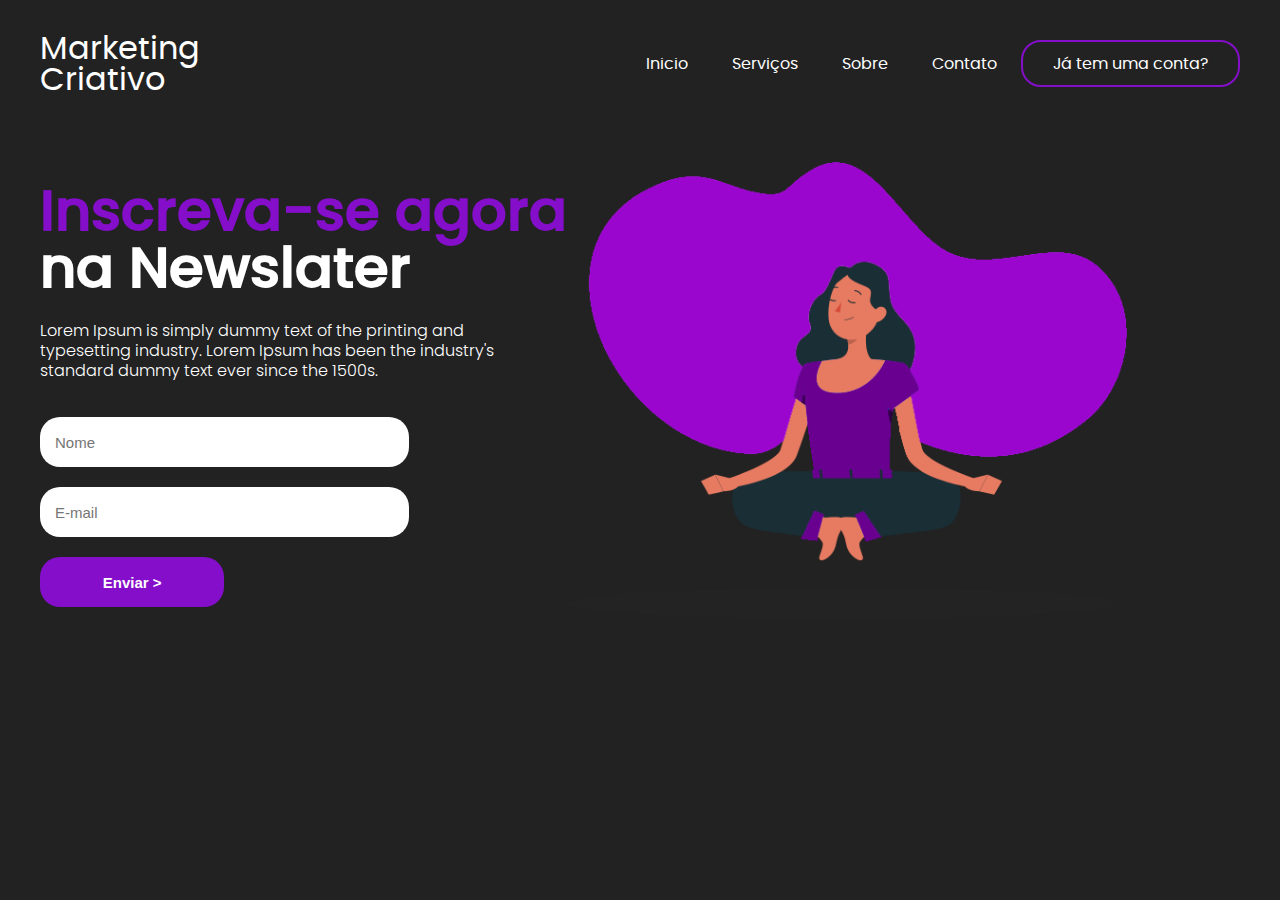
<file: landingpage/index.html>
<!DOCTYPE html>
<html lang="en">
<head>
    <meta charset="UTF-8">
    <meta http-equiv="X-UA-Compatible" content="IE=edge">
    <meta name="viewport" content="width=device-width, initial-scale=1.0">
    <link rel="stylesheet" href="styles/style.css">
    <link rel="stylesheet" href="styles/fonts.css">
    <link rel="stylesheet" href="styles/media.css">
    <title>Landing Page</title>
</head> 
<body>
    <header>
        <div id="title">
            <h1>Marketing</h1>
            <h1>Criativo</h1>
        </div>
        <ul>
            <a href="#"><li>Inicio</li></a>
            <a href="#"><li>Serviços</li></a>
            <a href="#"><li>Sobre</li></a>
            <a href="#"><li>Contato</li></a>
            <a href="cadastro.html" id="inscreva-se-btn" target="_blank"><li>Já tem uma conta?</li></a>
        </ul>
    </header>

    <main>
        <aside>
            <h2><span>Inscreva-se agora</span></h2>
            <h2>na Newslater</h2>
            <p>Lorem Ipsum is simply dummy text of the printing and typesetting industry. Lorem Ipsum has been the industry's standard dummy text ever since the 1500s.</p>
            <form action="">
                <input type="text" placeholder="Nome" required>
                <input type="email" placeholder="E-mail" required>
                <input type="submit" value="Enviar >">
            </form>
        </aside>

        <article>
            <img src="components/images/mulher-roxa.png" alt="mulher-roxa">
        </article>
    </main>

</body>
</html>
</file>
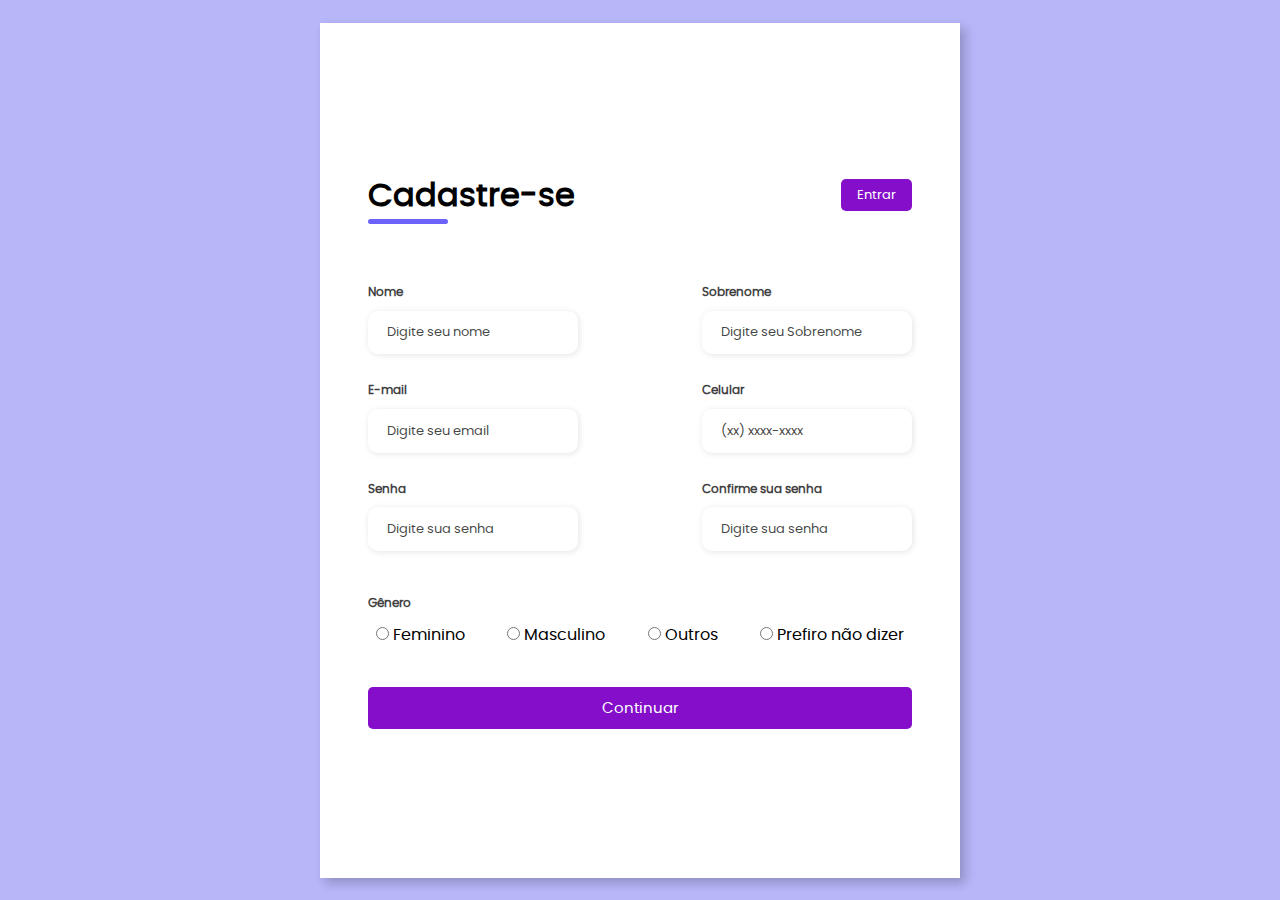
<file: landingpage/cadastro.html>
<!DOCTYPE html>
<html lang="pt-br">
<head>
    <meta charset="UTF-8">
    <meta http-equiv="X-UA-Compatible" content="IE=edge">
    <meta name="viewport" content="width=device-width, initial-scale=1.0">
    <link rel="stylesheet" href="styles/cadastro.css">
    <link rel="stylesheet" href="styles/fonts.css">
    <title>Formulário de Cadastro</title>
</head>

<body>
    <main class="container">
        <div class="form-image">
            <img src="components/images/imagem-form.svg" alt="imagem de formulário">
        </div>
        <div class="form">
            <form action="#">
                <div class="form-header">
                    <div class="title">
                        <h1>Cadastre-se</h1>
                    </div>
                    <div class="login-button">
                        <button><a href="#">Entrar</a></button>
                    </div>
                </div>
                <section class="input-group">
                    <div class="input-box">
                        <label for="firstname">Nome</label>
                        <input id="firstname" type="text" name="firstname" placeholder="Digite seu nome" required>
                    </div>
                    <div class="input-box">
                        <label for="lastename">Sobrenome</label>
                        <input id="lastename" type="text" name="lastename" placeholder="Digite seu Sobrenome" required>
                    </div>

                    <div class="input-box">
                        <label for="email">E-mail</label>
                        <input id=email" type="" name="email" placeholder="Digite seu email" required>
                    </div>

                    <div class="input-box">
                        <label for="number">Celular</label>
                        <input id="number" type="tel" name="number" placeholder="(xx) xxxx-xxxx" required>
                    </div>

                    <div class="input-box">
                        <label for="password">Senha</label>
                        <input id="password" type="text" name="password" placeholder="Digite sua senha" required>
                    </div>

                    <div class="input-box">
                        <label for="confirmpassword">Confirme sua senha</label>
                        <input id="confirmpassword type="text" name="confirmpassword" placeholder="Digite sua senha" required>
                    </div>
                </section>
                <section class="gender-inputs">
                    <div class="gender-title">
                        <h6>Gênero</h6>
                    </div>

                    <div class="gender-group">
                        <div class="genderinput">
                            <input type="radio" id="female" name="gender">
                            <label for="female">Feminino</label>
                        </div>

                        <div class="genderinput">
                            <input type="radio" id="male" name="gender">
                            <label for="male">Masculino</label>
                        </div>

                        <div class="genderinput">
                            <input type="radio" id="others" name="gender">
                            <label for="others">Outros</label>
                        </div>

                        <div class="genderinput">
                            <input type="radio" id="none" name="gender">
                            <label for="none">Prefiro não dizer</label>
                        </div>
                    </div>
                </section>
                <div class="continue-button">
                    <button><a href="#">Continuar</a></button>
                </div>
            </form>
        </div>
    </main>
</body>
</html>
</file>
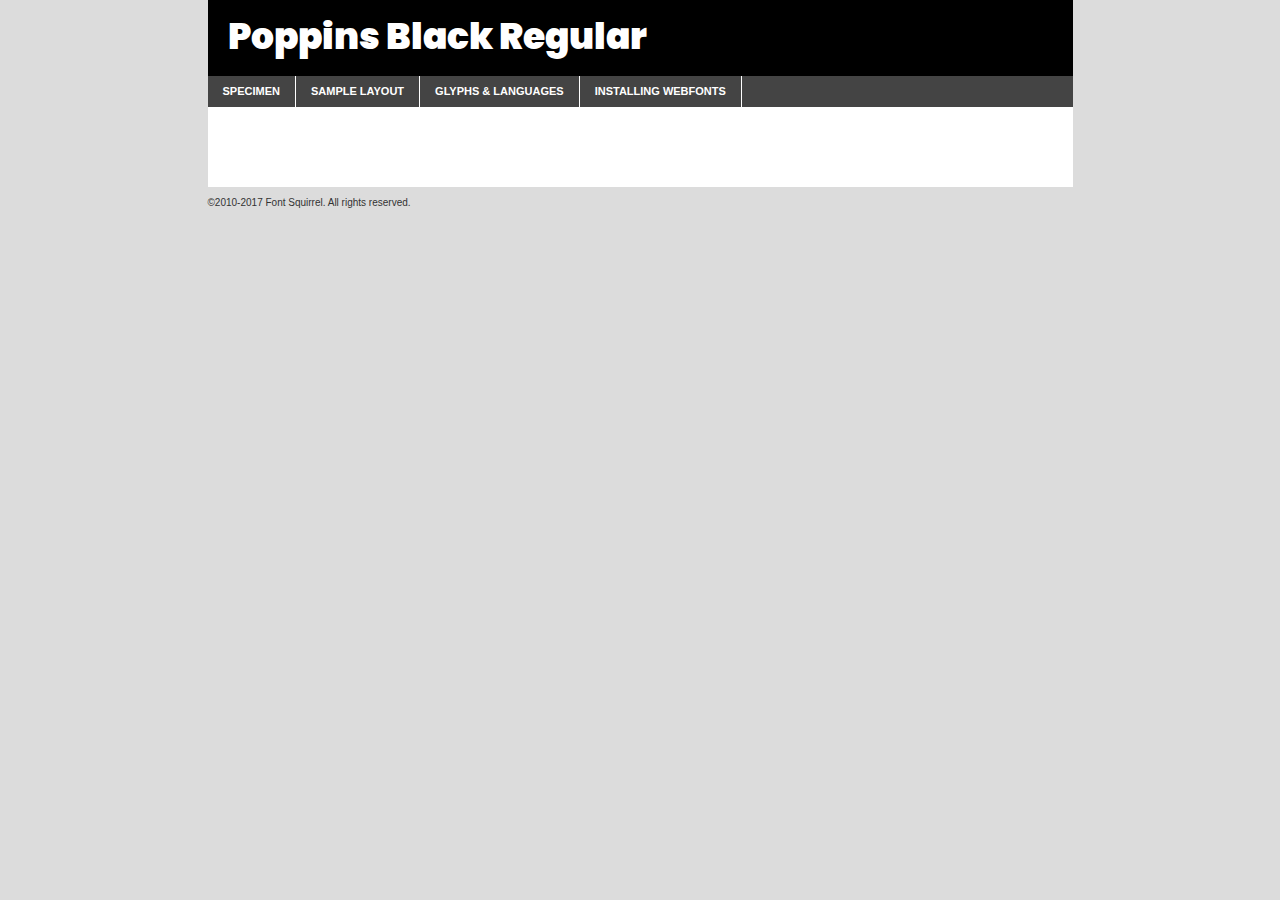
<file: landingpage/components/fonts/poppins-black-demo.html>
<!DOCTYPE html PUBLIC "-//W3C//DTD XHTML 1.0 Transitional//EN"
	"http://www.w3.org/TR/xhtml1/DTD/xhtml1-transitional.dtd">

<html xmlns="http://www.w3.org/1999/xhtml" xml:lang="en" lang="en">
<head>
	<meta http-equiv="Content-Type" content="text/html; charset=utf-8" />
	<script src="http://ajax.googleapis.com/ajax/libs/jquery/1.7.2/jquery.min.js" type="text/javascript" charset="utf-8"></script>
	<script type="text/javascript">
	(function($){$.fn.easyTabs=function(option){var param=jQuery.extend({fadeSpeed:"fast",defaultContent:1,activeClass:'active'},option);$(this).each(function(){var thisId="#"+this.id;if(param.defaultContent==''){param.defaultContent=1;}
	if(typeof param.defaultContent=="number")
	{var defaultTab=$(thisId+" .tabs li:eq("+(param.defaultContent-1)+") a").attr('href').substr(1);}else{var defaultTab=param.defaultContent;}
	$(thisId+" .tabs li a").each(function(){var tabToHide=$(this).attr('href').substr(1);$("#"+tabToHide).addClass('easytabs-tab-content');});hideAll();changeContent(defaultTab);function hideAll(){$(thisId+" .easytabs-tab-content").hide();}
	function changeContent(tabId){hideAll();$(thisId+" .tabs li").removeClass(param.activeClass);$(thisId+" .tabs li a[href=#"+tabId+"]").closest('li').addClass(param.activeClass);if(param.fadeSpeed!="none")
	{$(thisId+" #"+tabId).fadeIn(param.fadeSpeed);}else{$(thisId+" #"+tabId).show();}}
	$(thisId+" .tabs li").click(function(){var tabId=$(this).find('a').attr('href').substr(1);changeContent(tabId);return false;});});}})(jQuery);
	</script>
	<link rel="stylesheet" href="specimen_files/specimen_stylesheet.css" type="text/css" charset="utf-8" />
	<link rel="stylesheet" href="stylesheet.css" type="text/css" charset="utf-8" />

	<style type="text/css">
					body{
				font-family: 'poppinsblack';
							}
		</style>

	<title>Poppins Black Regular Specimen</title>
	
	
	<script type="text/javascript" charset="utf-8">
		$(document).ready(function() {
			$('#container').easyTabs({defaultContent:1});
		});
	</script>
</head>

<body>
<div id="container">
	<div id="header">
		Poppins Black Regular	</div>
	<ul class="tabs">
		<li><a href="#specimen">Specimen</a></li>
		<li><a href="#layout">Sample Layout</a></li>
				<li><a href="#glyphs">Glyphs &amp; Languages</a></li>
		<li><a href="#installing">Installing Webfonts</a></li>
		
	</ul>
	
	<div id="main_content">

		
			<div id="specimen">
		
				<div class="section">
					<div class="grid12 firstcol">
						<div class="huge">AaBb</div>
					</div>
				</div>
		
				<div class="section">
					<div class="glyph_range">A&#x200B;B&#x200b;C&#x200b;D&#x200b;E&#x200b;F&#x200b;G&#x200b;H&#x200b;I&#x200b;J&#x200b;K&#x200b;L&#x200b;M&#x200b;N&#x200b;O&#x200b;P&#x200b;Q&#x200b;R&#x200b;S&#x200b;T&#x200b;U&#x200b;V&#x200b;W&#x200b;X&#x200b;Y&#x200b;Z&#x200b;a&#x200b;b&#x200b;c&#x200b;d&#x200b;e&#x200b;f&#x200b;g&#x200b;h&#x200b;i&#x200b;j&#x200b;k&#x200b;l&#x200b;m&#x200b;n&#x200b;o&#x200b;p&#x200b;q&#x200b;r&#x200b;s&#x200b;t&#x200b;u&#x200b;v&#x200b;w&#x200b;x&#x200b;y&#x200b;z&#x200b;1&#x200b;2&#x200b;3&#x200b;4&#x200b;5&#x200b;6&#x200b;7&#x200b;8&#x200b;9&#x200b;0&#x200b;&amp;&#x200b;.&#x200b;,&#x200b;?&#x200b;!&#x200b;&#64;&#x200b;(&#x200b;)&#x200b;#&#x200b;$&#x200b;%&#x200b;*&#x200b;+&#x200b;-&#x200b;=&#x200b;:&#x200b;;</div>
				</div>
				<div class="section">
					<div class="grid12 firstcol">
						<table class="sample_table">
							<tr><td>10</td><td class="size10">abcdefghijklmnopqrstuvwxyzABCDEFGHIJKLMNOPQRSTUVWXYZ0123456789abcdefghijklmnopqrstuvwxyzABCDEFGHIJKLMNOPQRSTUVWXYZ0123456789abcdefghijklmnopqrstuvwxyzABCDEFGHIJKLMNOPQRSTUVWXYZ</td></tr>
							<tr><td>11</td><td class="size11">abcdefghijklmnopqrstuvwxyzABCDEFGHIJKLMNOPQRSTUVWXYZ0123456789abcdefghijklmnopqrstuvwxyzABCDEFGHIJKLMNOPQRSTUVWXYZ0123456789abcdefghijklmnopqrstuvwxyzABCDEFGHIJKLMNOPQRSTUVWXYZ</td></tr>
							<tr><td>12</td><td class="size12">abcdefghijklmnopqrstuvwxyzABCDEFGHIJKLMNOPQRSTUVWXYZ0123456789abcdefghijklmnopqrstuvwxyzABCDEFGHIJKLMNOPQRSTUVWXYZ0123456789abcdefghijklmnopqrstuvwxyzABCDEFGHIJKLMNOPQRSTUVWXYZ</td></tr>
							<tr><td>13</td><td class="size13">abcdefghijklmnopqrstuvwxyzABCDEFGHIJKLMNOPQRSTUVWXYZ0123456789abcdefghijklmnopqrstuvwxyzABCDEFGHIJKLMNOPQRSTUVWXYZ0123456789abcdefghijklmnopqrstuvwxyzABCDEFGHIJKLMNOPQRSTUVWXYZ</td></tr>
							<tr><td>14</td><td class="size14">abcdefghijklmnopqrstuvwxyzABCDEFGHIJKLMNOPQRSTUVWXYZ0123456789abcdefghijklmnopqrstuvwxyzABCDEFGHIJKLMNOPQRSTUVWXYZ0123456789abcdefghijklmnopqrstuvwxyzABCDEFGHIJKLMNOPQRSTUVWXYZ</td></tr>
							<tr><td>16</td><td class="size16">abcdefghijklmnopqrstuvwxyzABCDEFGHIJKLMNOPQRSTUVWXYZ0123456789abcdefghijklmnopqrstuvwxyzABCDEFGHIJKLMNOPQRSTUVWXYZ</td></tr>
							<tr><td>18</td><td class="size18">abcdefghijklmnopqrstuvwxyzABCDEFGHIJKLMNOPQRSTUVWXYZ0123456789abcdefghijklmnopqrstuvwxyzABCDEFGHIJKLMNOPQRSTUVWXYZ</td></tr>
							<tr><td>20</td><td class="size20">abcdefghijklmnopqrstuvwxyzABCDEFGHIJKLMNOPQRSTUVWXYZ0123456789abcdefghijklmnopqrstuvwxyzABCDEFGHIJKLMNOPQRSTUVWXYZ</td></tr>
							<tr><td>24</td><td class="size24">abcdefghijklmnopqrstuvwxyzABCDEFGHIJKLMNOPQRSTUVWXYZ0123456789abcdefghijklmnopqrstuvwxyzABCDEFGHIJKLMNOPQRSTUVWXYZ</td></tr>
							<tr><td>30</td><td class="size30">abcdefghijklmnopqrstuvwxyzABCDEFGHIJKLMNOPQRSTUVWXYZ0123456789abcdefghijklmnopqrstuvwxyzABCDEFGHIJKLMNOPQRSTUVWXYZ</td></tr>
							<tr><td>36</td><td class="size36">abcdefghijklmnopqrstuvwxyzABCDEFGHIJKLMNOPQRSTUVWXYZ0123456789abcdefghijklmnopqrstuvwxyzABCDEFGHIJKLMNOPQRSTUVWXYZ</td></tr>
							<tr><td>48</td><td class="size48">abcdefghijklmnopqrstuvwxyzABCDEFGHIJKLMNOPQRSTUVWXYZ0123456789abcdefghijklmnopqrstuvwxyzABCDEFGHIJKLMNOPQRSTUVWXYZ</td></tr>
							<tr><td>60</td><td class="size60">abcdefghijklmnopqrstuvwxyzABCDEFGHIJKLMNOPQRSTUVWXYZ0123456789abcdefghijklmnopqrstuvwxyzABCDEFGHIJKLMNOPQRSTUVWXYZ</td></tr>
							<tr><td>72</td><td class="size72">abcdefghijklmnopqrstuvwxyzABCDEFGHIJKLMNOPQRSTUVWXYZ0123456789abcdefghijklmnopqrstuvwxyzABCDEFGHIJKLMNOPQRSTUVWXYZ</td></tr>
							<tr><td>90</td><td class="size90">abcdefghijklmnopqrstuvwxyzABCDEFGHIJKLMNOPQRSTUVWXYZ0123456789abcdefghijklmnopqrstuvwxyzABCDEFGHIJKLMNOPQRSTUVWXYZ</td></tr>
						</table>
				
					</div>
			
				</div>
		
		
		
								<div class="section" id="bodycomparison">


										<div id="xheight">
				<div class="fontbody">&#x25FC;&#x25FC;&#x25FC;&#x25FC;&#x25FC;&#x25FC;&#x25FC;&#x25FC;&#x25FC;&#x25FC;&#x25FC;&#x25FC;&#x25FC;&#x25FC;&#x25FC;&#x25FC;&#x25FC;&#x25FC;&#x25FC;&#x25FC;&#x25FC;&#x25FC;&#x25FC;&#x25FC;&#x25FC;&#x25FC;&#x25FC;&#x25FC;&#x25FC;&#x25FC;&#x25FC;&#x25FC;&#x25FC;&#x25FC;&#x25FC;&#x25FC;&#x25FC;&#x25FC;&#x25FC;&#x25FC;&#x25FC;&#x25FC;&#x25FC;&#x25FC;&#x25FC;&#x25FC;&#x25FC;&#x25FC;&#x25FC;&#x25FC;&#x25FC;&#x25FC;&#x25FC;&#x25FC;&#x25FC;&#x25FC;&#x25FC;&#x25FC;&#x25FC;&#x25FC;&#x25FC;&#x25FC;&#x25FC;&#x25FC;&#x25FC;&#x25FC;&#x25FC;&#x25FC;&#x25FC;&#x25FC;&#x25FC;&#x25FC;&#x25FC;&#x25FC;&#x25FC;&#x25FC;&#x25FC;&#x25FC;&#x25FC;&#x25FC;&#x25FC;&#x25FC;&#x25FC;&#x25FC;&#x25FC;&#x25FC;&#x25FC;&#x25FC;&#x25FC;&#x25FC;&#x25FC;&#x25FC;&#x25FC;&#x25FC;&#x25FC;&#x25FC;&#x25FC;&#x25FC;&#x25FC;body</div><div class="arialbody">body</div><div class="verdanabody">body</div><div class="georgiabody">body</div></div>
										<div class="fontbody" style="z-index:1">
											body<span>Poppins Black Regular</span>
										</div>
										<div class="arialbody" style="z-index:1">
											body<span>Arial</span>
										</div>
										<div class="verdanabody" style="z-index:1">
											body<span>Verdana</span>
										</div>
										<div class="georgiabody" style="z-index:1">
											body<span>Georgia</span>
										</div>



								</div>
		
		
				<div class="section psample psample_row1" id="">
					
					<div class="grid2 firstcol">
						<p class="size10"><span>10.</span>Aenean lacinia bibendum nulla sed consectetur. Fusce dapibus, tellus ac cursus commodo, tortor mauris condimentum nibh, ut fermentum massa justo sit amet risus. Nullam id dolor id nibh ultricies vehicula ut id elit. Cum sociis natoque penatibus et magnis dis parturient montes, nascetur ridiculus mus. Nulla vitae elit libero, a pharetra augue.</p>
			
					</div>
					<div class="grid3">
						<p class="size11"><span>11.</span>Aenean lacinia bibendum nulla sed consectetur. Fusce dapibus, tellus ac cursus commodo, tortor mauris condimentum nibh, ut fermentum massa justo sit amet risus. Nullam id dolor id nibh ultricies vehicula ut id elit. Cum sociis natoque penatibus et magnis dis parturient montes, nascetur ridiculus mus. Nulla vitae elit libero, a pharetra augue.</p>
			
					</div>
					<div class="grid3">
						<p class="size12"><span>12.</span>Aenean lacinia bibendum nulla sed consectetur. Fusce dapibus, tellus ac cursus commodo, tortor mauris condimentum nibh, ut fermentum massa justo sit amet risus. Nullam id dolor id nibh ultricies vehicula ut id elit. Cum sociis natoque penatibus et magnis dis parturient montes, nascetur ridiculus mus. Nulla vitae elit libero, a pharetra augue.</p>
			
					</div>
					<div class="grid4">
						<p class="size13"><span>13.</span>Aenean lacinia bibendum nulla sed consectetur. Fusce dapibus, tellus ac cursus commodo, tortor mauris condimentum nibh, ut fermentum massa justo sit amet risus. Nullam id dolor id nibh ultricies vehicula ut id elit. Cum sociis natoque penatibus et magnis dis parturient montes, nascetur ridiculus mus. Nulla vitae elit libero, a pharetra augue.</p>
			
					</div>
					<div class="white_blend"></div>
					
				</div>
				<div class="section psample psample_row2" id="">
					<div class="grid3 firstcol">
						<p class="size14"><span>14.</span>Aenean lacinia bibendum nulla sed consectetur. Fusce dapibus, tellus ac cursus commodo, tortor mauris condimentum nibh, ut fermentum massa justo sit amet risus. Nullam id dolor id nibh ultricies vehicula ut id elit. Cum sociis natoque penatibus et magnis dis parturient montes, nascetur ridiculus mus. Nulla vitae elit libero, a pharetra augue.</p>
			
					</div>
					<div class="grid4">
						<p class="size16"><span>16.</span>Aenean lacinia bibendum nulla sed consectetur. Fusce dapibus, tellus ac cursus commodo, tortor mauris condimentum nibh, ut fermentum massa justo sit amet risus. Nullam id dolor id nibh ultricies vehicula ut id elit. Cum sociis natoque penatibus et magnis dis parturient montes, nascetur ridiculus mus. Nulla vitae elit libero, a pharetra augue.</p>
			
					</div>
					<div class="grid5">
						<p class="size18"><span>18.</span>Aenean lacinia bibendum nulla sed consectetur. Fusce dapibus, tellus ac cursus commodo, tortor mauris condimentum nibh, ut fermentum massa justo sit amet risus. Nullam id dolor id nibh ultricies vehicula ut id elit. Cum sociis natoque penatibus et magnis dis parturient montes, nascetur ridiculus mus. Nulla vitae elit libero, a pharetra augue.</p>
			
					</div>

					<div class="white_blend"></div>

				</div>
				
				<div class="section psample psample_row3" id="">
					<div class="grid5 firstcol">
						<p class="size20"><span>20.</span>Aenean lacinia bibendum nulla sed consectetur. Fusce dapibus, tellus ac cursus commodo, tortor mauris condimentum nibh, ut fermentum massa justo sit amet risus. Nullam id dolor id nibh ultricies vehicula ut id elit. Cum sociis natoque penatibus et magnis dis parturient montes, nascetur ridiculus mus. Nulla vitae elit libero, a pharetra augue.</p>
					</div>
					<div class="grid7">
						<p class="size24"><span>24.</span>Aenean lacinia bibendum nulla sed consectetur. Fusce dapibus, tellus ac cursus commodo, tortor mauris condimentum nibh, ut fermentum massa justo sit amet risus. Nullam id dolor id nibh ultricies vehicula ut id elit. Cum sociis natoque penatibus et magnis dis parturient montes, nascetur ridiculus mus. Nulla vitae elit libero, a pharetra augue.</p>
					</div>
					
					<div class="white_blend"></div>
					
				</div>
				
				<div class="section psample psample_row4" id="">
					<div class="grid12 firstcol">
						<p class="size30"><span>30.</span>Aenean lacinia bibendum nulla sed consectetur. Fusce dapibus, tellus ac cursus commodo, tortor mauris condimentum nibh, ut fermentum massa justo sit amet risus. Nullam id dolor id nibh ultricies vehicula ut id elit. Cum sociis natoque penatibus et magnis dis parturient montes, nascetur ridiculus mus. Nulla vitae elit libero, a pharetra augue.</p>
					</div>
					<div class="white_blend"></div>
					
				</div>
				
				
				
				<div class="section psample psample_row1 fullreverse">
					<div class="grid2 firstcol">
						<p class="size10"><span>10.</span>Aenean lacinia bibendum nulla sed consectetur. Fusce dapibus, tellus ac cursus commodo, tortor mauris condimentum nibh, ut fermentum massa justo sit amet risus. Nullam id dolor id nibh ultricies vehicula ut id elit. Cum sociis natoque penatibus et magnis dis parturient montes, nascetur ridiculus mus. Nulla vitae elit libero, a pharetra augue.</p>
			
					</div>
					<div class="grid3">
						<p class="size11"><span>11.</span>Aenean lacinia bibendum nulla sed consectetur. Fusce dapibus, tellus ac cursus commodo, tortor mauris condimentum nibh, ut fermentum massa justo sit amet risus. Nullam id dolor id nibh ultricies vehicula ut id elit. Cum sociis natoque penatibus et magnis dis parturient montes, nascetur ridiculus mus. Nulla vitae elit libero, a pharetra augue.</p>
			
					</div>
					<div class="grid3">
						<p class="size12"><span>12.</span>Aenean lacinia bibendum nulla sed consectetur. Fusce dapibus, tellus ac cursus commodo, tortor mauris condimentum nibh, ut fermentum massa justo sit amet risus. Nullam id dolor id nibh ultricies vehicula ut id elit. Cum sociis natoque penatibus et magnis dis parturient montes, nascetur ridiculus mus. Nulla vitae elit libero, a pharetra augue.</p>
			
					</div>
					<div class="grid4">
						<p class="size13"><span>13.</span>Aenean lacinia bibendum nulla sed consectetur. Fusce dapibus, tellus ac cursus commodo, tortor mauris condimentum nibh, ut fermentum massa justo sit amet risus. Nullam id dolor id nibh ultricies vehicula ut id elit. Cum sociis natoque penatibus et magnis dis parturient montes, nascetur ridiculus mus. Nulla vitae elit libero, a pharetra augue.</p>
			
					</div>
					<div class="black_blend"></div>
					
				</div>
				
				<div class="section psample psample_row2 fullreverse">
					<div class="grid3 firstcol">
						<p class="size14"><span>14.</span>Aenean lacinia bibendum nulla sed consectetur. Fusce dapibus, tellus ac cursus commodo, tortor mauris condimentum nibh, ut fermentum massa justo sit amet risus. Nullam id dolor id nibh ultricies vehicula ut id elit. Cum sociis natoque penatibus et magnis dis parturient montes, nascetur ridiculus mus. Nulla vitae elit libero, a pharetra augue.</p>
			
					</div>
					<div class="grid4">
						<p class="size16"><span>16.</span>Aenean lacinia bibendum nulla sed consectetur. Fusce dapibus, tellus ac cursus commodo, tortor mauris condimentum nibh, ut fermentum massa justo sit amet risus. Nullam id dolor id nibh ultricies vehicula ut id elit. Cum sociis natoque penatibus et magnis dis parturient montes, nascetur ridiculus mus. Nulla vitae elit libero, a pharetra augue.</p>
			
					</div>
					<div class="grid5">
						<p class="size18"><span>18.</span>Aenean lacinia bibendum nulla sed consectetur. Fusce dapibus, tellus ac cursus commodo, tortor mauris condimentum nibh, ut fermentum massa justo sit amet risus. Nullam id dolor id nibh ultricies vehicula ut id elit. Cum sociis natoque penatibus et magnis dis parturient montes, nascetur ridiculus mus. Nulla vitae elit libero, a pharetra augue.</p>
			
					</div>
					<div class="black_blend"></div>

				</div>
				
				<div class="section psample fullreverse psample_row3" id="">
					<div class="grid5 firstcol">
						<p class="size20"><span>20.</span>Aenean lacinia bibendum nulla sed consectetur. Fusce dapibus, tellus ac cursus commodo, tortor mauris condimentum nibh, ut fermentum massa justo sit amet risus. Nullam id dolor id nibh ultricies vehicula ut id elit. Cum sociis natoque penatibus et magnis dis parturient montes, nascetur ridiculus mus. Nulla vitae elit libero, a pharetra augue.</p>
					</div>
					<div class="grid7">
						<p class="size24"><span>24.</span>Aenean lacinia bibendum nulla sed consectetur. Fusce dapibus, tellus ac cursus commodo, tortor mauris condimentum nibh, ut fermentum massa justo sit amet risus. Nullam id dolor id nibh ultricies vehicula ut id elit. Cum sociis natoque penatibus et magnis dis parturient montes, nascetur ridiculus mus. Nulla vitae elit libero, a pharetra augue.</p>
					</div>
					
					<div class="black_blend"></div>
					
				</div>
				
				<div class="section psample fullreverse psample_row4" id="" style="border-bottom: 20px #000 solid;">
					<div class="grid12 firstcol">
						<p class="size30"><span>30.</span>Aenean lacinia bibendum nulla sed consectetur. Fusce dapibus, tellus ac cursus commodo, tortor mauris condimentum nibh, ut fermentum massa justo sit amet risus. Nullam id dolor id nibh ultricies vehicula ut id elit. Cum sociis natoque penatibus et magnis dis parturient montes, nascetur ridiculus mus. Nulla vitae elit libero, a pharetra augue.</p>
					</div>
					<div class="black_blend"></div>
					
				</div>
				
				
				
				
			</div>
			
			<div id="layout">
				
				<div class="section">
					
					<div class="grid12 firstcol">
						<h1>Lorem Ipsum Dolor</h1>
						<h2>Etiam porta sem malesuada magna mollis euismod</h2>
						
						<p class="byline">By <a href="#link">Aenean Lacinia</a></p>
					</div>
				</div>
				<div class="section">
					<div class="grid8 firstcol">
						<p class="large">Donec sed odio dui. Morbi leo risus, porta ac consectetur ac, vestibulum at eros. Fusce dapibus, tellus ac cursus commodo, tortor mauris condimentum nibh, ut fermentum massa justo sit amet risus. </p>

						
						<h3>Pellentesque ornare sem</h3>

						<p>Maecenas sed diam eget risus varius blandit sit amet non magna. Maecenas faucibus mollis interdum. Donec ullamcorper nulla non metus auctor fringilla. Nullam id dolor id nibh ultricies vehicula ut id elit. Nullam id dolor id nibh ultricies vehicula ut id elit. </p>

						<p>Aenean eu leo quam. Pellentesque ornare sem lacinia quam venenatis vestibulum. Lorem ipsum dolor sit amet, consectetur adipiscing elit. Cum sociis natoque penatibus et magnis dis parturient montes, nascetur ridiculus mus. </p>

						<p>Nulla vitae elit libero, a pharetra augue. Praesent commodo cursus magna, vel scelerisque nisl consectetur et. Aenean lacinia bibendum nulla sed consectetur. </p>

						<p>Nullam quis risus eget urna mollis ornare vel eu leo. Nullam quis risus eget urna mollis ornare vel eu leo. Maecenas sed diam eget risus varius blandit sit amet non magna. Donec ullamcorper nulla non metus auctor fringilla. </p>

						<h3>Cras mattis consectetur</h3>

						<p>Aenean eu leo quam. Pellentesque ornare sem lacinia quam venenatis vestibulum. Aenean lacinia bibendum nulla sed consectetur. Integer posuere erat a ante venenatis dapibus posuere velit aliquet. Cras mattis consectetur purus sit amet fermentum. </p>

						<p>Nullam id dolor id nibh ultricies vehicula ut id elit. Nullam quis risus eget urna mollis ornare vel eu leo. Cras mattis consectetur purus sit amet fermentum.</p>
					</div>
					
					<div class="grid4 sidebar">
						
						<div class="box reverse">
							<p class="last">Nullam quis risus eget urna mollis ornare vel eu leo. Donec ullamcorper nulla non metus auctor fringilla. Cras mattis consectetur purus sit amet fermentum. Sed posuere consectetur est at lobortis. Lorem ipsum dolor sit amet, consectetur adipiscing elit. </p>
						</div>
						
						<p class="caption">Maecenas sed diam eget risus varius.</p>

						<p>Vestibulum id ligula porta felis euismod semper. Integer posuere erat a ante venenatis dapibus posuere velit aliquet. Vestibulum id ligula porta felis euismod semper. Sed posuere consectetur est at lobortis. Maecenas sed diam eget risus varius blandit sit amet non magna. Fusce dapibus, tellus ac cursus commodo, tortor mauris condimentum nibh, ut fermentum massa justo sit amet risus. </p>

					

						<p>Duis mollis, est non commodo luctus, nisi erat porttitor ligula, eget lacinia odio sem nec elit. Aenean lacinia bibendum nulla sed consectetur. Vivamus sagittis lacus vel augue laoreet rutrum faucibus dolor auctor. Aenean lacinia bibendum nulla sed consectetur. Nullam quis risus eget urna mollis ornare vel eu leo. </p>

						<p>Praesent commodo cursus magna, vel scelerisque nisl consectetur et. Donec ullamcorper nulla non metus auctor fringilla. Maecenas faucibus mollis interdum. Fusce dapibus, tellus ac cursus commodo, tortor mauris condimentum nibh, ut fermentum massa justo sit amet risus. </p>

					</div>
				</div>
				
			</div>


			



		<div id="glyphs">
			<div class="section">
				<div class="grid12 firstcol">
			
				<h1>Language Support</h1>
				<p>The subset of Poppins Black Regular in this kit supports the following languages:<br />
			
					Albanian, Basque, Breton, Chamorro, Danish, Dutch, English, Faroese, Finnish, French, Frisian, Galician, German, Icelandic, Italian, Malagasy, Norwegian, Portuguese, Spanish, Alsatian, Aragonese, Arapaho, Arrernte, Asturian, Aymara, Bislama, Cebuano, Corsican, Fijian, French_creole, Genoese, Gilbertese, Greenlandic, Haitian_creole, Hiligaynon, Hmong, Hopi, Ibanag, Iloko_ilokano, Indonesian, Interglossa_glosa, Interlingua, Irish_gaelic, Jerriais, Lojban, Lombard, Luxembourgeois, Manx, Mohawk, Norfolk_pitcairnese, Occitan, Oromo, Pangasinan, Papiamento, Piedmontese, Potawatomi, Rhaeto-romance, Romansh, Rotokas, Sami_lule, Samoan, Sardinian, Scots_gaelic, Seychelles_creole, Shona, Sicilian, Somali, Southern_ndebele, Swahili, Swati_swazi, Tagalog_filipino_pilipino, Tetum, Tok_pisin, Uyghur_latinized, Volapuk, Walloon, Warlpiri, Xhosa, Yapese, Zulu, Latinbasic, Ubasic, Demo				</p>
				<h1>Glyph Chart</h1>
				<p>The subset of Poppins Black Regular in this kit includes all the glyphs listed below. Unicode entities are included above each glyph to help you insert individual characters into your layout.</p>
				<div id="glyph_chart">
			
																														 <div><p>&amp;#13;</p>&#13;</div>
																				 <div><p>&amp;#32;</p>&#32;</div>
																				 <div><p>&amp;#33;</p>&#33;</div>
																				 <div><p>&amp;#34;</p>&#34;</div>
																				 <div><p>&amp;#35;</p>&#35;</div>
																				 <div><p>&amp;#36;</p>&#36;</div>
																				 <div><p>&amp;#37;</p>&#37;</div>
																				 <div><p>&amp;#38;</p>&#38;</div>
																				 <div><p>&amp;#39;</p>&#39;</div>
																				 <div><p>&amp;#40;</p>&#40;</div>
																				 <div><p>&amp;#41;</p>&#41;</div>
																				 <div><p>&amp;#42;</p>&#42;</div>
																				 <div><p>&amp;#43;</p>&#43;</div>
																				 <div><p>&amp;#44;</p>&#44;</div>
																				 <div><p>&amp;#45;</p>&#45;</div>
																				 <div><p>&amp;#46;</p>&#46;</div>
																				 <div><p>&amp;#47;</p>&#47;</div>
																				 <div><p>&amp;#48;</p>&#48;</div>
																				 <div><p>&amp;#49;</p>&#49;</div>
																				 <div><p>&amp;#50;</p>&#50;</div>
																				 <div><p>&amp;#51;</p>&#51;</div>
																				 <div><p>&amp;#52;</p>&#52;</div>
																				 <div><p>&amp;#53;</p>&#53;</div>
																				 <div><p>&amp;#54;</p>&#54;</div>
																				 <div><p>&amp;#55;</p>&#55;</div>
																				 <div><p>&amp;#56;</p>&#56;</div>
																				 <div><p>&amp;#57;</p>&#57;</div>
																				 <div><p>&amp;#58;</p>&#58;</div>
																				 <div><p>&amp;#59;</p>&#59;</div>
																				 <div><p>&amp;#60;</p>&#60;</div>
																				 <div><p>&amp;#61;</p>&#61;</div>
																				 <div><p>&amp;#62;</p>&#62;</div>
																				 <div><p>&amp;#63;</p>&#63;</div>
																				 <div><p>&amp;#64;</p>&#64;</div>
																				 <div><p>&amp;#65;</p>&#65;</div>
																				 <div><p>&amp;#66;</p>&#66;</div>
																				 <div><p>&amp;#67;</p>&#67;</div>
																				 <div><p>&amp;#68;</p>&#68;</div>
																				 <div><p>&amp;#69;</p>&#69;</div>
																				 <div><p>&amp;#70;</p>&#70;</div>
																				 <div><p>&amp;#71;</p>&#71;</div>
																				 <div><p>&amp;#72;</p>&#72;</div>
																				 <div><p>&amp;#73;</p>&#73;</div>
																				 <div><p>&amp;#74;</p>&#74;</div>
																				 <div><p>&amp;#75;</p>&#75;</div>
																				 <div><p>&amp;#76;</p>&#76;</div>
																				 <div><p>&amp;#77;</p>&#77;</div>
																				 <div><p>&amp;#78;</p>&#78;</div>
																				 <div><p>&amp;#79;</p>&#79;</div>
																				 <div><p>&amp;#80;</p>&#80;</div>
																				 <div><p>&amp;#81;</p>&#81;</div>
																				 <div><p>&amp;#82;</p>&#82;</div>
																				 <div><p>&amp;#83;</p>&#83;</div>
																				 <div><p>&amp;#84;</p>&#84;</div>
																				 <div><p>&amp;#85;</p>&#85;</div>
																				 <div><p>&amp;#86;</p>&#86;</div>
																				 <div><p>&amp;#87;</p>&#87;</div>
																				 <div><p>&amp;#88;</p>&#88;</div>
																				 <div><p>&amp;#89;</p>&#89;</div>
																				 <div><p>&amp;#90;</p>&#90;</div>
																				 <div><p>&amp;#91;</p>&#91;</div>
																				 <div><p>&amp;#92;</p>&#92;</div>
																				 <div><p>&amp;#93;</p>&#93;</div>
																				 <div><p>&amp;#94;</p>&#94;</div>
																				 <div><p>&amp;#95;</p>&#95;</div>
																				 <div><p>&amp;#96;</p>&#96;</div>
																				 <div><p>&amp;#97;</p>&#97;</div>
																				 <div><p>&amp;#98;</p>&#98;</div>
																				 <div><p>&amp;#99;</p>&#99;</div>
																				 <div><p>&amp;#100;</p>&#100;</div>
																				 <div><p>&amp;#101;</p>&#101;</div>
																				 <div><p>&amp;#102;</p>&#102;</div>
																				 <div><p>&amp;#103;</p>&#103;</div>
																				 <div><p>&amp;#104;</p>&#104;</div>
																				 <div><p>&amp;#105;</p>&#105;</div>
																				 <div><p>&amp;#106;</p>&#106;</div>
																				 <div><p>&amp;#107;</p>&#107;</div>
																				 <div><p>&amp;#108;</p>&#108;</div>
																				 <div><p>&amp;#109;</p>&#109;</div>
																				 <div><p>&amp;#110;</p>&#110;</div>
																				 <div><p>&amp;#111;</p>&#111;</div>
																				 <div><p>&amp;#112;</p>&#112;</div>
																				 <div><p>&amp;#113;</p>&#113;</div>
																				 <div><p>&amp;#114;</p>&#114;</div>
																				 <div><p>&amp;#115;</p>&#115;</div>
																				 <div><p>&amp;#116;</p>&#116;</div>
																				 <div><p>&amp;#117;</p>&#117;</div>
																				 <div><p>&amp;#118;</p>&#118;</div>
																				 <div><p>&amp;#119;</p>&#119;</div>
																				 <div><p>&amp;#120;</p>&#120;</div>
																				 <div><p>&amp;#121;</p>&#121;</div>
																				 <div><p>&amp;#122;</p>&#122;</div>
																				 <div><p>&amp;#123;</p>&#123;</div>
																				 <div><p>&amp;#124;</p>&#124;</div>
																				 <div><p>&amp;#125;</p>&#125;</div>
																				 <div><p>&amp;#126;</p>&#126;</div>
																				 <div><p>&amp;#160;</p>&#160;</div>
																				 <div><p>&amp;#161;</p>&#161;</div>
																				 <div><p>&amp;#162;</p>&#162;</div>
																				 <div><p>&amp;#163;</p>&#163;</div>
																				 <div><p>&amp;#164;</p>&#164;</div>
																				 <div><p>&amp;#165;</p>&#165;</div>
																				 <div><p>&amp;#166;</p>&#166;</div>
																				 <div><p>&amp;#167;</p>&#167;</div>
																				 <div><p>&amp;#168;</p>&#168;</div>
																				 <div><p>&amp;#169;</p>&#169;</div>
																				 <div><p>&amp;#170;</p>&#170;</div>
																				 <div><p>&amp;#171;</p>&#171;</div>
																				 <div><p>&amp;#172;</p>&#172;</div>
																				 <div><p>&amp;#173;</p>&#173;</div>
																				 <div><p>&amp;#174;</p>&#174;</div>
																				 <div><p>&amp;#175;</p>&#175;</div>
																				 <div><p>&amp;#176;</p>&#176;</div>
																				 <div><p>&amp;#177;</p>&#177;</div>
																				 <div><p>&amp;#178;</p>&#178;</div>
																				 <div><p>&amp;#179;</p>&#179;</div>
																				 <div><p>&amp;#180;</p>&#180;</div>
																				 <div><p>&amp;#181;</p>&#181;</div>
																				 <div><p>&amp;#182;</p>&#182;</div>
																				 <div><p>&amp;#183;</p>&#183;</div>
																				 <div><p>&amp;#184;</p>&#184;</div>
																				 <div><p>&amp;#185;</p>&#185;</div>
																				 <div><p>&amp;#186;</p>&#186;</div>
																				 <div><p>&amp;#187;</p>&#187;</div>
																				 <div><p>&amp;#188;</p>&#188;</div>
																				 <div><p>&amp;#189;</p>&#189;</div>
																				 <div><p>&amp;#190;</p>&#190;</div>
																				 <div><p>&amp;#191;</p>&#191;</div>
																				 <div><p>&amp;#192;</p>&#192;</div>
																				 <div><p>&amp;#193;</p>&#193;</div>
																				 <div><p>&amp;#194;</p>&#194;</div>
																				 <div><p>&amp;#195;</p>&#195;</div>
																				 <div><p>&amp;#196;</p>&#196;</div>
																				 <div><p>&amp;#197;</p>&#197;</div>
																				 <div><p>&amp;#198;</p>&#198;</div>
																				 <div><p>&amp;#199;</p>&#199;</div>
																				 <div><p>&amp;#200;</p>&#200;</div>
																				 <div><p>&amp;#201;</p>&#201;</div>
																				 <div><p>&amp;#202;</p>&#202;</div>
																				 <div><p>&amp;#203;</p>&#203;</div>
																				 <div><p>&amp;#204;</p>&#204;</div>
																				 <div><p>&amp;#205;</p>&#205;</div>
																				 <div><p>&amp;#206;</p>&#206;</div>
																				 <div><p>&amp;#207;</p>&#207;</div>
																				 <div><p>&amp;#208;</p>&#208;</div>
																				 <div><p>&amp;#209;</p>&#209;</div>
																				 <div><p>&amp;#210;</p>&#210;</div>
																				 <div><p>&amp;#211;</p>&#211;</div>
																				 <div><p>&amp;#212;</p>&#212;</div>
																				 <div><p>&amp;#213;</p>&#213;</div>
																				 <div><p>&amp;#214;</p>&#214;</div>
																				 <div><p>&amp;#215;</p>&#215;</div>
																				 <div><p>&amp;#216;</p>&#216;</div>
																				 <div><p>&amp;#217;</p>&#217;</div>
																				 <div><p>&amp;#218;</p>&#218;</div>
																				 <div><p>&amp;#219;</p>&#219;</div>
																				 <div><p>&amp;#220;</p>&#220;</div>
																				 <div><p>&amp;#221;</p>&#221;</div>
																				 <div><p>&amp;#222;</p>&#222;</div>
																				 <div><p>&amp;#223;</p>&#223;</div>
																				 <div><p>&amp;#224;</p>&#224;</div>
																				 <div><p>&amp;#225;</p>&#225;</div>
																				 <div><p>&amp;#226;</p>&#226;</div>
																				 <div><p>&amp;#227;</p>&#227;</div>
																				 <div><p>&amp;#228;</p>&#228;</div>
																				 <div><p>&amp;#229;</p>&#229;</div>
																				 <div><p>&amp;#230;</p>&#230;</div>
																				 <div><p>&amp;#231;</p>&#231;</div>
																				 <div><p>&amp;#232;</p>&#232;</div>
																				 <div><p>&amp;#233;</p>&#233;</div>
																				 <div><p>&amp;#234;</p>&#234;</div>
																				 <div><p>&amp;#235;</p>&#235;</div>
																				 <div><p>&amp;#236;</p>&#236;</div>
																				 <div><p>&amp;#237;</p>&#237;</div>
																				 <div><p>&amp;#238;</p>&#238;</div>
																				 <div><p>&amp;#239;</p>&#239;</div>
																				 <div><p>&amp;#240;</p>&#240;</div>
																				 <div><p>&amp;#241;</p>&#241;</div>
																				 <div><p>&amp;#242;</p>&#242;</div>
																				 <div><p>&amp;#243;</p>&#243;</div>
																				 <div><p>&amp;#244;</p>&#244;</div>
																				 <div><p>&amp;#245;</p>&#245;</div>
																				 <div><p>&amp;#246;</p>&#246;</div>
																				 <div><p>&amp;#247;</p>&#247;</div>
																				 <div><p>&amp;#248;</p>&#248;</div>
																				 <div><p>&amp;#249;</p>&#249;</div>
																				 <div><p>&amp;#250;</p>&#250;</div>
																				 <div><p>&amp;#251;</p>&#251;</div>
																				 <div><p>&amp;#252;</p>&#252;</div>
																				 <div><p>&amp;#253;</p>&#253;</div>
																				 <div><p>&amp;#254;</p>&#254;</div>
																				 <div><p>&amp;#255;</p>&#255;</div>
																				 <div><p>&amp;#338;</p>&#338;</div>
																				 <div><p>&amp;#339;</p>&#339;</div>
																				 <div><p>&amp;#376;</p>&#376;</div>
																				 <div><p>&amp;#710;</p>&#710;</div>
																				 <div><p>&amp;#732;</p>&#732;</div>
																				 <div><p>&amp;#8192;</p>&#8192;</div>
																				 <div><p>&amp;#8193;</p>&#8193;</div>
																				 <div><p>&amp;#8194;</p>&#8194;</div>
																				 <div><p>&amp;#8195;</p>&#8195;</div>
																				 <div><p>&amp;#8196;</p>&#8196;</div>
																				 <div><p>&amp;#8197;</p>&#8197;</div>
																				 <div><p>&amp;#8198;</p>&#8198;</div>
																				 <div><p>&amp;#8199;</p>&#8199;</div>
																				 <div><p>&amp;#8200;</p>&#8200;</div>
																				 <div><p>&amp;#8201;</p>&#8201;</div>
																				 <div><p>&amp;#8202;</p>&#8202;</div>
																				 <div><p>&amp;#8208;</p>&#8208;</div>
																				 <div><p>&amp;#8209;</p>&#8209;</div>
																				 <div><p>&amp;#8210;</p>&#8210;</div>
																				 <div><p>&amp;#8211;</p>&#8211;</div>
																				 <div><p>&amp;#8212;</p>&#8212;</div>
																				 <div><p>&amp;#8216;</p>&#8216;</div>
																				 <div><p>&amp;#8217;</p>&#8217;</div>
																				 <div><p>&amp;#8218;</p>&#8218;</div>
																				 <div><p>&amp;#8220;</p>&#8220;</div>
																				 <div><p>&amp;#8221;</p>&#8221;</div>
																				 <div><p>&amp;#8222;</p>&#8222;</div>
																				 <div><p>&amp;#8226;</p>&#8226;</div>
																				 <div><p>&amp;#8230;</p>&#8230;</div>
																				 <div><p>&amp;#8239;</p>&#8239;</div>
																				 <div><p>&amp;#8249;</p>&#8249;</div>
																				 <div><p>&amp;#8250;</p>&#8250;</div>
																				 <div><p>&amp;#8287;</p>&#8287;</div>
																				 <div><p>&amp;#8364;</p>&#8364;</div>
																				 <div><p>&amp;#8482;</p>&#8482;</div>
																				 <div><p>&amp;#9724;</p>&#9724;</div>
																				 <div><p>&amp;#64257;</p>&#64257;</div>
																				 <div><p>&amp;#64258;</p>&#64258;</div>
																																																</div>	
				</div>
		
		
			</div>
		</div>
		
		
		<div id="specs">
			
		</div>
	
		<div id="installing">
			<div class="section">
				<div class="grid7 firstcol">
					<h1>Installing Webfonts</h1>
					
					<p>Webfonts are supported by all major browser platforms but not all in the same way. There are currently four different font formats that must be included in order to target all browsers. This includes TTF, WOFF, EOT and SVG.</p>
					
					<h2>1. Upload your webfonts</h2>
					<p>You must upload your webfont kit to your website. They should be in or near the same directory as your CSS files.</p>
					
					<h2>2. Include the webfont stylesheet</h2>
					<p>A special CSS @font-face declaration helps the various browsers select the appropriate font it needs without causing you a bunch of headaches. Learn more about this syntax by reading the <a href="https://www.fontspring.com/blog/further-hardening-of-the-bulletproof-syntax">Fontspring blog post</a> about it. The code for it is as follows:</p>


<code>
@font-face{ 
	font-family: 'MyWebFont';
	src: url('WebFont.eot');
	src: url('WebFont.eot?#iefix') format('embedded-opentype'),
	     url('WebFont.woff') format('woff'),
	     url('WebFont.ttf') format('truetype'),
	     url('WebFont.svg#webfont') format('svg');
}
</code>

	<p>We've already gone ahead and generated the code for you. All you have to do is link to the stylesheet in your HTML, like this:</p>
	<code>&lt;link rel=&quot;stylesheet&quot; href=&quot;stylesheet.css&quot; type=&quot;text/css&quot; charset=&quot;utf-8&quot; /&gt;</code>

					<h2>3. Modify your own stylesheet</h2>
					<p>To take advantage of your new fonts, you must tell your stylesheet to use them. Look at the original @font-face declaration above and find the property called "font-family." The name linked there will be what you use to reference the font. Prepend that webfont name to the font stack in the "font-family" property, inside the selector you want to change. For example:</p>
<code>p { font-family: 'WebFont', Arial, sans-serif; }</code>

<h2>4. Test</h2>
<p>Getting webfonts to work cross-browser <em>can</em> be tricky. Use the information in the sidebar to help you if you find that fonts aren't loading in a particular browser.</p>
				</div>
				
				<div class="grid5 sidebar">
					<div class="box">
						<h2>Troubleshooting<br />Font-Face Problems</h2>
						<p>Having trouble getting your webfonts to load in your new website? Here are some tips to sort out what might be the problem.</p>

						<h3>Fonts not showing in any browser</h3>

						<p>This sounds like you need to work on the plumbing. You either did not upload the fonts to the correct directory, or you did not link the fonts properly in the CSS. If you've confirmed that all this is correct and you still have a problem, take a look at your .htaccess file and see if requests are getting intercepted.</p>

						<h3>Fonts not loading in iPhone or iPad</h3>

						<p>The most common problem here is that you are serving the fonts from an IIS server. IIS refuses to serve files that have unknown MIME types. If that is the case, you must set the MIME type for SVG to "image/svg+xml" in the server settings. Follow these instructions from Microsoft if you need help.</p>

						<h3>Fonts not loading in Firefox</h3>

						<p>The primary reason for this failure? You are still using a version Firefox older than 3.5. So upgrade already! If that isn't it, then you are very likely serving fonts from a different domain. Firefox requires that all font assets be served from the same domain. Lastly it is possible that you need to add WOFF to your list of MIME types (if you are serving via IIS.)</p>

						<h3>Fonts not loading in IE</h3>

						<p>Are you looking at Internet Explorer on an actual Windows machine or are you cheating by using a service like Adobe BrowserLab? Many of these screenshot services do not render @font-face for IE. Best to test it on a real machine.</p>

						<h3>Fonts not loading in IE9</h3>

						<p>IE9, like Firefox, requires that fonts be served from the same domain as the website. Make sure that is the case.</p>
					</div>
				</div>
			</div>
			
		</div>
	
	</div>
	<div id="footer">
		<p>&copy;2010-2017 Font Squirrel. All rights reserved.</p>
	</div>
</div>
</body>
</html>
</file>
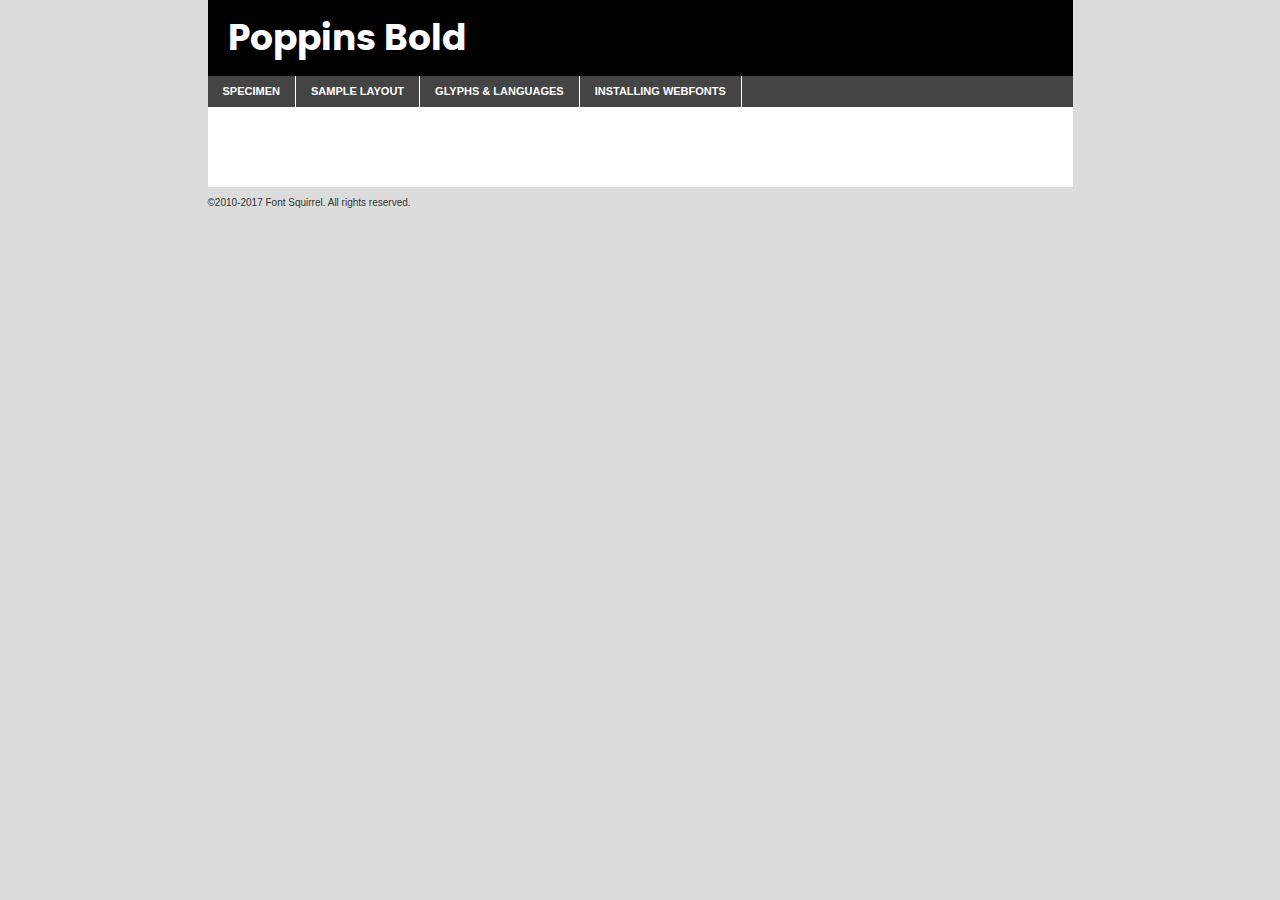
<file: landingpage/components/fonts/poppins-bold-demo.html>
<!DOCTYPE html PUBLIC "-//W3C//DTD XHTML 1.0 Transitional//EN"
	"http://www.w3.org/TR/xhtml1/DTD/xhtml1-transitional.dtd">

<html xmlns="http://www.w3.org/1999/xhtml" xml:lang="en" lang="en">
<head>
	<meta http-equiv="Content-Type" content="text/html; charset=utf-8" />
	<script src="http://ajax.googleapis.com/ajax/libs/jquery/1.7.2/jquery.min.js" type="text/javascript" charset="utf-8"></script>
	<script type="text/javascript">
	(function($){$.fn.easyTabs=function(option){var param=jQuery.extend({fadeSpeed:"fast",defaultContent:1,activeClass:'active'},option);$(this).each(function(){var thisId="#"+this.id;if(param.defaultContent==''){param.defaultContent=1;}
	if(typeof param.defaultContent=="number")
	{var defaultTab=$(thisId+" .tabs li:eq("+(param.defaultContent-1)+") a").attr('href').substr(1);}else{var defaultTab=param.defaultContent;}
	$(thisId+" .tabs li a").each(function(){var tabToHide=$(this).attr('href').substr(1);$("#"+tabToHide).addClass('easytabs-tab-content');});hideAll();changeContent(defaultTab);function hideAll(){$(thisId+" .easytabs-tab-content").hide();}
	function changeContent(tabId){hideAll();$(thisId+" .tabs li").removeClass(param.activeClass);$(thisId+" .tabs li a[href=#"+tabId+"]").closest('li').addClass(param.activeClass);if(param.fadeSpeed!="none")
	{$(thisId+" #"+tabId).fadeIn(param.fadeSpeed);}else{$(thisId+" #"+tabId).show();}}
	$(thisId+" .tabs li").click(function(){var tabId=$(this).find('a').attr('href').substr(1);changeContent(tabId);return false;});});}})(jQuery);
	</script>
	<link rel="stylesheet" href="specimen_files/specimen_stylesheet.css" type="text/css" charset="utf-8" />
	<link rel="stylesheet" href="stylesheet.css" type="text/css" charset="utf-8" />

	<style type="text/css">
					body{
				font-family: 'poppinsbold';
							}
		</style>

	<title>Poppins Bold Specimen</title>
	
	
	<script type="text/javascript" charset="utf-8">
		$(document).ready(function() {
			$('#container').easyTabs({defaultContent:1});
		});
	</script>
</head>

<body>
<div id="container">
	<div id="header">
		Poppins Bold	</div>
	<ul class="tabs">
		<li><a href="#specimen">Specimen</a></li>
		<li><a href="#layout">Sample Layout</a></li>
				<li><a href="#glyphs">Glyphs &amp; Languages</a></li>
		<li><a href="#installing">Installing Webfonts</a></li>
		
	</ul>
	
	<div id="main_content">

		
			<div id="specimen">
		
				<div class="section">
					<div class="grid12 firstcol">
						<div class="huge">AaBb</div>
					</div>
				</div>
		
				<div class="section">
					<div class="glyph_range">A&#x200B;B&#x200b;C&#x200b;D&#x200b;E&#x200b;F&#x200b;G&#x200b;H&#x200b;I&#x200b;J&#x200b;K&#x200b;L&#x200b;M&#x200b;N&#x200b;O&#x200b;P&#x200b;Q&#x200b;R&#x200b;S&#x200b;T&#x200b;U&#x200b;V&#x200b;W&#x200b;X&#x200b;Y&#x200b;Z&#x200b;a&#x200b;b&#x200b;c&#x200b;d&#x200b;e&#x200b;f&#x200b;g&#x200b;h&#x200b;i&#x200b;j&#x200b;k&#x200b;l&#x200b;m&#x200b;n&#x200b;o&#x200b;p&#x200b;q&#x200b;r&#x200b;s&#x200b;t&#x200b;u&#x200b;v&#x200b;w&#x200b;x&#x200b;y&#x200b;z&#x200b;1&#x200b;2&#x200b;3&#x200b;4&#x200b;5&#x200b;6&#x200b;7&#x200b;8&#x200b;9&#x200b;0&#x200b;&amp;&#x200b;.&#x200b;,&#x200b;?&#x200b;!&#x200b;&#64;&#x200b;(&#x200b;)&#x200b;#&#x200b;$&#x200b;%&#x200b;*&#x200b;+&#x200b;-&#x200b;=&#x200b;:&#x200b;;</div>
				</div>
				<div class="section">
					<div class="grid12 firstcol">
						<table class="sample_table">
							<tr><td>10</td><td class="size10">abcdefghijklmnopqrstuvwxyzABCDEFGHIJKLMNOPQRSTUVWXYZ0123456789abcdefghijklmnopqrstuvwxyzABCDEFGHIJKLMNOPQRSTUVWXYZ0123456789abcdefghijklmnopqrstuvwxyzABCDEFGHIJKLMNOPQRSTUVWXYZ</td></tr>
							<tr><td>11</td><td class="size11">abcdefghijklmnopqrstuvwxyzABCDEFGHIJKLMNOPQRSTUVWXYZ0123456789abcdefghijklmnopqrstuvwxyzABCDEFGHIJKLMNOPQRSTUVWXYZ0123456789abcdefghijklmnopqrstuvwxyzABCDEFGHIJKLMNOPQRSTUVWXYZ</td></tr>
							<tr><td>12</td><td class="size12">abcdefghijklmnopqrstuvwxyzABCDEFGHIJKLMNOPQRSTUVWXYZ0123456789abcdefghijklmnopqrstuvwxyzABCDEFGHIJKLMNOPQRSTUVWXYZ0123456789abcdefghijklmnopqrstuvwxyzABCDEFGHIJKLMNOPQRSTUVWXYZ</td></tr>
							<tr><td>13</td><td class="size13">abcdefghijklmnopqrstuvwxyzABCDEFGHIJKLMNOPQRSTUVWXYZ0123456789abcdefghijklmnopqrstuvwxyzABCDEFGHIJKLMNOPQRSTUVWXYZ0123456789abcdefghijklmnopqrstuvwxyzABCDEFGHIJKLMNOPQRSTUVWXYZ</td></tr>
							<tr><td>14</td><td class="size14">abcdefghijklmnopqrstuvwxyzABCDEFGHIJKLMNOPQRSTUVWXYZ0123456789abcdefghijklmnopqrstuvwxyzABCDEFGHIJKLMNOPQRSTUVWXYZ0123456789abcdefghijklmnopqrstuvwxyzABCDEFGHIJKLMNOPQRSTUVWXYZ</td></tr>
							<tr><td>16</td><td class="size16">abcdefghijklmnopqrstuvwxyzABCDEFGHIJKLMNOPQRSTUVWXYZ0123456789abcdefghijklmnopqrstuvwxyzABCDEFGHIJKLMNOPQRSTUVWXYZ</td></tr>
							<tr><td>18</td><td class="size18">abcdefghijklmnopqrstuvwxyzABCDEFGHIJKLMNOPQRSTUVWXYZ0123456789abcdefghijklmnopqrstuvwxyzABCDEFGHIJKLMNOPQRSTUVWXYZ</td></tr>
							<tr><td>20</td><td class="size20">abcdefghijklmnopqrstuvwxyzABCDEFGHIJKLMNOPQRSTUVWXYZ0123456789abcdefghijklmnopqrstuvwxyzABCDEFGHIJKLMNOPQRSTUVWXYZ</td></tr>
							<tr><td>24</td><td class="size24">abcdefghijklmnopqrstuvwxyzABCDEFGHIJKLMNOPQRSTUVWXYZ0123456789abcdefghijklmnopqrstuvwxyzABCDEFGHIJKLMNOPQRSTUVWXYZ</td></tr>
							<tr><td>30</td><td class="size30">abcdefghijklmnopqrstuvwxyzABCDEFGHIJKLMNOPQRSTUVWXYZ0123456789abcdefghijklmnopqrstuvwxyzABCDEFGHIJKLMNOPQRSTUVWXYZ</td></tr>
							<tr><td>36</td><td class="size36">abcdefghijklmnopqrstuvwxyzABCDEFGHIJKLMNOPQRSTUVWXYZ0123456789abcdefghijklmnopqrstuvwxyzABCDEFGHIJKLMNOPQRSTUVWXYZ</td></tr>
							<tr><td>48</td><td class="size48">abcdefghijklmnopqrstuvwxyzABCDEFGHIJKLMNOPQRSTUVWXYZ0123456789abcdefghijklmnopqrstuvwxyzABCDEFGHIJKLMNOPQRSTUVWXYZ</td></tr>
							<tr><td>60</td><td class="size60">abcdefghijklmnopqrstuvwxyzABCDEFGHIJKLMNOPQRSTUVWXYZ0123456789abcdefghijklmnopqrstuvwxyzABCDEFGHIJKLMNOPQRSTUVWXYZ</td></tr>
							<tr><td>72</td><td class="size72">abcdefghijklmnopqrstuvwxyzABCDEFGHIJKLMNOPQRSTUVWXYZ0123456789abcdefghijklmnopqrstuvwxyzABCDEFGHIJKLMNOPQRSTUVWXYZ</td></tr>
							<tr><td>90</td><td class="size90">abcdefghijklmnopqrstuvwxyzABCDEFGHIJKLMNOPQRSTUVWXYZ0123456789abcdefghijklmnopqrstuvwxyzABCDEFGHIJKLMNOPQRSTUVWXYZ</td></tr>
						</table>
				
					</div>
			
				</div>
		
		
		
								<div class="section" id="bodycomparison">


										<div id="xheight">
				<div class="fontbody">&#x25FC;&#x25FC;&#x25FC;&#x25FC;&#x25FC;&#x25FC;&#x25FC;&#x25FC;&#x25FC;&#x25FC;&#x25FC;&#x25FC;&#x25FC;&#x25FC;&#x25FC;&#x25FC;&#x25FC;&#x25FC;&#x25FC;&#x25FC;&#x25FC;&#x25FC;&#x25FC;&#x25FC;&#x25FC;&#x25FC;&#x25FC;&#x25FC;&#x25FC;&#x25FC;&#x25FC;&#x25FC;&#x25FC;&#x25FC;&#x25FC;&#x25FC;&#x25FC;&#x25FC;&#x25FC;&#x25FC;&#x25FC;&#x25FC;&#x25FC;&#x25FC;&#x25FC;&#x25FC;&#x25FC;&#x25FC;&#x25FC;&#x25FC;&#x25FC;&#x25FC;&#x25FC;&#x25FC;&#x25FC;&#x25FC;&#x25FC;&#x25FC;&#x25FC;&#x25FC;&#x25FC;&#x25FC;&#x25FC;&#x25FC;&#x25FC;&#x25FC;&#x25FC;&#x25FC;&#x25FC;&#x25FC;&#x25FC;&#x25FC;&#x25FC;&#x25FC;&#x25FC;&#x25FC;&#x25FC;&#x25FC;&#x25FC;&#x25FC;&#x25FC;&#x25FC;&#x25FC;&#x25FC;&#x25FC;&#x25FC;&#x25FC;&#x25FC;&#x25FC;&#x25FC;&#x25FC;&#x25FC;&#x25FC;&#x25FC;&#x25FC;&#x25FC;&#x25FC;&#x25FC;&#x25FC;body</div><div class="arialbody">body</div><div class="verdanabody">body</div><div class="georgiabody">body</div></div>
										<div class="fontbody" style="z-index:1">
											body<span>Poppins Bold</span>
										</div>
										<div class="arialbody" style="z-index:1">
											body<span>Arial</span>
										</div>
										<div class="verdanabody" style="z-index:1">
											body<span>Verdana</span>
										</div>
										<div class="georgiabody" style="z-index:1">
											body<span>Georgia</span>
										</div>



								</div>
		
		
				<div class="section psample psample_row1" id="">
					
					<div class="grid2 firstcol">
						<p class="size10"><span>10.</span>Aenean lacinia bibendum nulla sed consectetur. Fusce dapibus, tellus ac cursus commodo, tortor mauris condimentum nibh, ut fermentum massa justo sit amet risus. Nullam id dolor id nibh ultricies vehicula ut id elit. Cum sociis natoque penatibus et magnis dis parturient montes, nascetur ridiculus mus. Nulla vitae elit libero, a pharetra augue.</p>
			
					</div>
					<div class="grid3">
						<p class="size11"><span>11.</span>Aenean lacinia bibendum nulla sed consectetur. Fusce dapibus, tellus ac cursus commodo, tortor mauris condimentum nibh, ut fermentum massa justo sit amet risus. Nullam id dolor id nibh ultricies vehicula ut id elit. Cum sociis natoque penatibus et magnis dis parturient montes, nascetur ridiculus mus. Nulla vitae elit libero, a pharetra augue.</p>
			
					</div>
					<div class="grid3">
						<p class="size12"><span>12.</span>Aenean lacinia bibendum nulla sed consectetur. Fusce dapibus, tellus ac cursus commodo, tortor mauris condimentum nibh, ut fermentum massa justo sit amet risus. Nullam id dolor id nibh ultricies vehicula ut id elit. Cum sociis natoque penatibus et magnis dis parturient montes, nascetur ridiculus mus. Nulla vitae elit libero, a pharetra augue.</p>
			
					</div>
					<div class="grid4">
						<p class="size13"><span>13.</span>Aenean lacinia bibendum nulla sed consectetur. Fusce dapibus, tellus ac cursus commodo, tortor mauris condimentum nibh, ut fermentum massa justo sit amet risus. Nullam id dolor id nibh ultricies vehicula ut id elit. Cum sociis natoque penatibus et magnis dis parturient montes, nascetur ridiculus mus. Nulla vitae elit libero, a pharetra augue.</p>
			
					</div>
					<div class="white_blend"></div>
					
				</div>
				<div class="section psample psample_row2" id="">
					<div class="grid3 firstcol">
						<p class="size14"><span>14.</span>Aenean lacinia bibendum nulla sed consectetur. Fusce dapibus, tellus ac cursus commodo, tortor mauris condimentum nibh, ut fermentum massa justo sit amet risus. Nullam id dolor id nibh ultricies vehicula ut id elit. Cum sociis natoque penatibus et magnis dis parturient montes, nascetur ridiculus mus. Nulla vitae elit libero, a pharetra augue.</p>
			
					</div>
					<div class="grid4">
						<p class="size16"><span>16.</span>Aenean lacinia bibendum nulla sed consectetur. Fusce dapibus, tellus ac cursus commodo, tortor mauris condimentum nibh, ut fermentum massa justo sit amet risus. Nullam id dolor id nibh ultricies vehicula ut id elit. Cum sociis natoque penatibus et magnis dis parturient montes, nascetur ridiculus mus. Nulla vitae elit libero, a pharetra augue.</p>
			
					</div>
					<div class="grid5">
						<p class="size18"><span>18.</span>Aenean lacinia bibendum nulla sed consectetur. Fusce dapibus, tellus ac cursus commodo, tortor mauris condimentum nibh, ut fermentum massa justo sit amet risus. Nullam id dolor id nibh ultricies vehicula ut id elit. Cum sociis natoque penatibus et magnis dis parturient montes, nascetur ridiculus mus. Nulla vitae elit libero, a pharetra augue.</p>
			
					</div>

					<div class="white_blend"></div>

				</div>
				
				<div class="section psample psample_row3" id="">
					<div class="grid5 firstcol">
						<p class="size20"><span>20.</span>Aenean lacinia bibendum nulla sed consectetur. Fusce dapibus, tellus ac cursus commodo, tortor mauris condimentum nibh, ut fermentum massa justo sit amet risus. Nullam id dolor id nibh ultricies vehicula ut id elit. Cum sociis natoque penatibus et magnis dis parturient montes, nascetur ridiculus mus. Nulla vitae elit libero, a pharetra augue.</p>
					</div>
					<div class="grid7">
						<p class="size24"><span>24.</span>Aenean lacinia bibendum nulla sed consectetur. Fusce dapibus, tellus ac cursus commodo, tortor mauris condimentum nibh, ut fermentum massa justo sit amet risus. Nullam id dolor id nibh ultricies vehicula ut id elit. Cum sociis natoque penatibus et magnis dis parturient montes, nascetur ridiculus mus. Nulla vitae elit libero, a pharetra augue.</p>
					</div>
					
					<div class="white_blend"></div>
					
				</div>
				
				<div class="section psample psample_row4" id="">
					<div class="grid12 firstcol">
						<p class="size30"><span>30.</span>Aenean lacinia bibendum nulla sed consectetur. Fusce dapibus, tellus ac cursus commodo, tortor mauris condimentum nibh, ut fermentum massa justo sit amet risus. Nullam id dolor id nibh ultricies vehicula ut id elit. Cum sociis natoque penatibus et magnis dis parturient montes, nascetur ridiculus mus. Nulla vitae elit libero, a pharetra augue.</p>
					</div>
					<div class="white_blend"></div>
					
				</div>
				
				
				
				<div class="section psample psample_row1 fullreverse">
					<div class="grid2 firstcol">
						<p class="size10"><span>10.</span>Aenean lacinia bibendum nulla sed consectetur. Fusce dapibus, tellus ac cursus commodo, tortor mauris condimentum nibh, ut fermentum massa justo sit amet risus. Nullam id dolor id nibh ultricies vehicula ut id elit. Cum sociis natoque penatibus et magnis dis parturient montes, nascetur ridiculus mus. Nulla vitae elit libero, a pharetra augue.</p>
			
					</div>
					<div class="grid3">
						<p class="size11"><span>11.</span>Aenean lacinia bibendum nulla sed consectetur. Fusce dapibus, tellus ac cursus commodo, tortor mauris condimentum nibh, ut fermentum massa justo sit amet risus. Nullam id dolor id nibh ultricies vehicula ut id elit. Cum sociis natoque penatibus et magnis dis parturient montes, nascetur ridiculus mus. Nulla vitae elit libero, a pharetra augue.</p>
			
					</div>
					<div class="grid3">
						<p class="size12"><span>12.</span>Aenean lacinia bibendum nulla sed consectetur. Fusce dapibus, tellus ac cursus commodo, tortor mauris condimentum nibh, ut fermentum massa justo sit amet risus. Nullam id dolor id nibh ultricies vehicula ut id elit. Cum sociis natoque penatibus et magnis dis parturient montes, nascetur ridiculus mus. Nulla vitae elit libero, a pharetra augue.</p>
			
					</div>
					<div class="grid4">
						<p class="size13"><span>13.</span>Aenean lacinia bibendum nulla sed consectetur. Fusce dapibus, tellus ac cursus commodo, tortor mauris condimentum nibh, ut fermentum massa justo sit amet risus. Nullam id dolor id nibh ultricies vehicula ut id elit. Cum sociis natoque penatibus et magnis dis parturient montes, nascetur ridiculus mus. Nulla vitae elit libero, a pharetra augue.</p>
			
					</div>
					<div class="black_blend"></div>
					
				</div>
				
				<div class="section psample psample_row2 fullreverse">
					<div class="grid3 firstcol">
						<p class="size14"><span>14.</span>Aenean lacinia bibendum nulla sed consectetur. Fusce dapibus, tellus ac cursus commodo, tortor mauris condimentum nibh, ut fermentum massa justo sit amet risus. Nullam id dolor id nibh ultricies vehicula ut id elit. Cum sociis natoque penatibus et magnis dis parturient montes, nascetur ridiculus mus. Nulla vitae elit libero, a pharetra augue.</p>
			
					</div>
					<div class="grid4">
						<p class="size16"><span>16.</span>Aenean lacinia bibendum nulla sed consectetur. Fusce dapibus, tellus ac cursus commodo, tortor mauris condimentum nibh, ut fermentum massa justo sit amet risus. Nullam id dolor id nibh ultricies vehicula ut id elit. Cum sociis natoque penatibus et magnis dis parturient montes, nascetur ridiculus mus. Nulla vitae elit libero, a pharetra augue.</p>
			
					</div>
					<div class="grid5">
						<p class="size18"><span>18.</span>Aenean lacinia bibendum nulla sed consectetur. Fusce dapibus, tellus ac cursus commodo, tortor mauris condimentum nibh, ut fermentum massa justo sit amet risus. Nullam id dolor id nibh ultricies vehicula ut id elit. Cum sociis natoque penatibus et magnis dis parturient montes, nascetur ridiculus mus. Nulla vitae elit libero, a pharetra augue.</p>
			
					</div>
					<div class="black_blend"></div>

				</div>
				
				<div class="section psample fullreverse psample_row3" id="">
					<div class="grid5 firstcol">
						<p class="size20"><span>20.</span>Aenean lacinia bibendum nulla sed consectetur. Fusce dapibus, tellus ac cursus commodo, tortor mauris condimentum nibh, ut fermentum massa justo sit amet risus. Nullam id dolor id nibh ultricies vehicula ut id elit. Cum sociis natoque penatibus et magnis dis parturient montes, nascetur ridiculus mus. Nulla vitae elit libero, a pharetra augue.</p>
					</div>
					<div class="grid7">
						<p class="size24"><span>24.</span>Aenean lacinia bibendum nulla sed consectetur. Fusce dapibus, tellus ac cursus commodo, tortor mauris condimentum nibh, ut fermentum massa justo sit amet risus. Nullam id dolor id nibh ultricies vehicula ut id elit. Cum sociis natoque penatibus et magnis dis parturient montes, nascetur ridiculus mus. Nulla vitae elit libero, a pharetra augue.</p>
					</div>
					
					<div class="black_blend"></div>
					
				</div>
				
				<div class="section psample fullreverse psample_row4" id="" style="border-bottom: 20px #000 solid;">
					<div class="grid12 firstcol">
						<p class="size30"><span>30.</span>Aenean lacinia bibendum nulla sed consectetur. Fusce dapibus, tellus ac cursus commodo, tortor mauris condimentum nibh, ut fermentum massa justo sit amet risus. Nullam id dolor id nibh ultricies vehicula ut id elit. Cum sociis natoque penatibus et magnis dis parturient montes, nascetur ridiculus mus. Nulla vitae elit libero, a pharetra augue.</p>
					</div>
					<div class="black_blend"></div>
					
				</div>
				
				
				
				
			</div>
			
			<div id="layout">
				
				<div class="section">
					
					<div class="grid12 firstcol">
						<h1>Lorem Ipsum Dolor</h1>
						<h2>Etiam porta sem malesuada magna mollis euismod</h2>
						
						<p class="byline">By <a href="#link">Aenean Lacinia</a></p>
					</div>
				</div>
				<div class="section">
					<div class="grid8 firstcol">
						<p class="large">Donec sed odio dui. Morbi leo risus, porta ac consectetur ac, vestibulum at eros. Fusce dapibus, tellus ac cursus commodo, tortor mauris condimentum nibh, ut fermentum massa justo sit amet risus. </p>

						
						<h3>Pellentesque ornare sem</h3>

						<p>Maecenas sed diam eget risus varius blandit sit amet non magna. Maecenas faucibus mollis interdum. Donec ullamcorper nulla non metus auctor fringilla. Nullam id dolor id nibh ultricies vehicula ut id elit. Nullam id dolor id nibh ultricies vehicula ut id elit. </p>

						<p>Aenean eu leo quam. Pellentesque ornare sem lacinia quam venenatis vestibulum. Lorem ipsum dolor sit amet, consectetur adipiscing elit. Cum sociis natoque penatibus et magnis dis parturient montes, nascetur ridiculus mus. </p>

						<p>Nulla vitae elit libero, a pharetra augue. Praesent commodo cursus magna, vel scelerisque nisl consectetur et. Aenean lacinia bibendum nulla sed consectetur. </p>

						<p>Nullam quis risus eget urna mollis ornare vel eu leo. Nullam quis risus eget urna mollis ornare vel eu leo. Maecenas sed diam eget risus varius blandit sit amet non magna. Donec ullamcorper nulla non metus auctor fringilla. </p>

						<h3>Cras mattis consectetur</h3>

						<p>Aenean eu leo quam. Pellentesque ornare sem lacinia quam venenatis vestibulum. Aenean lacinia bibendum nulla sed consectetur. Integer posuere erat a ante venenatis dapibus posuere velit aliquet. Cras mattis consectetur purus sit amet fermentum. </p>

						<p>Nullam id dolor id nibh ultricies vehicula ut id elit. Nullam quis risus eget urna mollis ornare vel eu leo. Cras mattis consectetur purus sit amet fermentum.</p>
					</div>
					
					<div class="grid4 sidebar">
						
						<div class="box reverse">
							<p class="last">Nullam quis risus eget urna mollis ornare vel eu leo. Donec ullamcorper nulla non metus auctor fringilla. Cras mattis consectetur purus sit amet fermentum. Sed posuere consectetur est at lobortis. Lorem ipsum dolor sit amet, consectetur adipiscing elit. </p>
						</div>
						
						<p class="caption">Maecenas sed diam eget risus varius.</p>

						<p>Vestibulum id ligula porta felis euismod semper. Integer posuere erat a ante venenatis dapibus posuere velit aliquet. Vestibulum id ligula porta felis euismod semper. Sed posuere consectetur est at lobortis. Maecenas sed diam eget risus varius blandit sit amet non magna. Fusce dapibus, tellus ac cursus commodo, tortor mauris condimentum nibh, ut fermentum massa justo sit amet risus. </p>

					

						<p>Duis mollis, est non commodo luctus, nisi erat porttitor ligula, eget lacinia odio sem nec elit. Aenean lacinia bibendum nulla sed consectetur. Vivamus sagittis lacus vel augue laoreet rutrum faucibus dolor auctor. Aenean lacinia bibendum nulla sed consectetur. Nullam quis risus eget urna mollis ornare vel eu leo. </p>

						<p>Praesent commodo cursus magna, vel scelerisque nisl consectetur et. Donec ullamcorper nulla non metus auctor fringilla. Maecenas faucibus mollis interdum. Fusce dapibus, tellus ac cursus commodo, tortor mauris condimentum nibh, ut fermentum massa justo sit amet risus. </p>

					</div>
				</div>
				
			</div>


			



		<div id="glyphs">
			<div class="section">
				<div class="grid12 firstcol">
			
				<h1>Language Support</h1>
				<p>The subset of Poppins Bold in this kit supports the following languages:<br />
			
					Albanian, Basque, Breton, Chamorro, Danish, Dutch, English, Faroese, Finnish, French, Frisian, Galician, German, Icelandic, Italian, Malagasy, Norwegian, Portuguese, Spanish, Alsatian, Aragonese, Arapaho, Arrernte, Asturian, Aymara, Bislama, Cebuano, Corsican, Fijian, French_creole, Genoese, Gilbertese, Greenlandic, Haitian_creole, Hiligaynon, Hmong, Hopi, Ibanag, Iloko_ilokano, Indonesian, Interglossa_glosa, Interlingua, Irish_gaelic, Jerriais, Lojban, Lombard, Luxembourgeois, Manx, Mohawk, Norfolk_pitcairnese, Occitan, Oromo, Pangasinan, Papiamento, Piedmontese, Potawatomi, Rhaeto-romance, Romansh, Rotokas, Sami_lule, Samoan, Sardinian, Scots_gaelic, Seychelles_creole, Shona, Sicilian, Somali, Southern_ndebele, Swahili, Swati_swazi, Tagalog_filipino_pilipino, Tetum, Tok_pisin, Uyghur_latinized, Volapuk, Walloon, Warlpiri, Xhosa, Yapese, Zulu, Latinbasic, Ubasic, Demo				</p>
				<h1>Glyph Chart</h1>
				<p>The subset of Poppins Bold in this kit includes all the glyphs listed below. Unicode entities are included above each glyph to help you insert individual characters into your layout.</p>
				<div id="glyph_chart">
			
																														 <div><p>&amp;#13;</p>&#13;</div>
																				 <div><p>&amp;#32;</p>&#32;</div>
																				 <div><p>&amp;#33;</p>&#33;</div>
																				 <div><p>&amp;#34;</p>&#34;</div>
																				 <div><p>&amp;#35;</p>&#35;</div>
																				 <div><p>&amp;#36;</p>&#36;</div>
																				 <div><p>&amp;#37;</p>&#37;</div>
																				 <div><p>&amp;#38;</p>&#38;</div>
																				 <div><p>&amp;#39;</p>&#39;</div>
																				 <div><p>&amp;#40;</p>&#40;</div>
																				 <div><p>&amp;#41;</p>&#41;</div>
																				 <div><p>&amp;#42;</p>&#42;</div>
																				 <div><p>&amp;#43;</p>&#43;</div>
																				 <div><p>&amp;#44;</p>&#44;</div>
																				 <div><p>&amp;#45;</p>&#45;</div>
																				 <div><p>&amp;#46;</p>&#46;</div>
																				 <div><p>&amp;#47;</p>&#47;</div>
																				 <div><p>&amp;#48;</p>&#48;</div>
																				 <div><p>&amp;#49;</p>&#49;</div>
																				 <div><p>&amp;#50;</p>&#50;</div>
																				 <div><p>&amp;#51;</p>&#51;</div>
																				 <div><p>&amp;#52;</p>&#52;</div>
																				 <div><p>&amp;#53;</p>&#53;</div>
																				 <div><p>&amp;#54;</p>&#54;</div>
																				 <div><p>&amp;#55;</p>&#55;</div>
																				 <div><p>&amp;#56;</p>&#56;</div>
																				 <div><p>&amp;#57;</p>&#57;</div>
																				 <div><p>&amp;#58;</p>&#58;</div>
																				 <div><p>&amp;#59;</p>&#59;</div>
																				 <div><p>&amp;#60;</p>&#60;</div>
																				 <div><p>&amp;#61;</p>&#61;</div>
																				 <div><p>&amp;#62;</p>&#62;</div>
																				 <div><p>&amp;#63;</p>&#63;</div>
																				 <div><p>&amp;#64;</p>&#64;</div>
																				 <div><p>&amp;#65;</p>&#65;</div>
																				 <div><p>&amp;#66;</p>&#66;</div>
																				 <div><p>&amp;#67;</p>&#67;</div>
																				 <div><p>&amp;#68;</p>&#68;</div>
																				 <div><p>&amp;#69;</p>&#69;</div>
																				 <div><p>&amp;#70;</p>&#70;</div>
																				 <div><p>&amp;#71;</p>&#71;</div>
																				 <div><p>&amp;#72;</p>&#72;</div>
																				 <div><p>&amp;#73;</p>&#73;</div>
																				 <div><p>&amp;#74;</p>&#74;</div>
																				 <div><p>&amp;#75;</p>&#75;</div>
																				 <div><p>&amp;#76;</p>&#76;</div>
																				 <div><p>&amp;#77;</p>&#77;</div>
																				 <div><p>&amp;#78;</p>&#78;</div>
																				 <div><p>&amp;#79;</p>&#79;</div>
																				 <div><p>&amp;#80;</p>&#80;</div>
																				 <div><p>&amp;#81;</p>&#81;</div>
																				 <div><p>&amp;#82;</p>&#82;</div>
																				 <div><p>&amp;#83;</p>&#83;</div>
																				 <div><p>&amp;#84;</p>&#84;</div>
																				 <div><p>&amp;#85;</p>&#85;</div>
																				 <div><p>&amp;#86;</p>&#86;</div>
																				 <div><p>&amp;#87;</p>&#87;</div>
																				 <div><p>&amp;#88;</p>&#88;</div>
																				 <div><p>&amp;#89;</p>&#89;</div>
																				 <div><p>&amp;#90;</p>&#90;</div>
																				 <div><p>&amp;#91;</p>&#91;</div>
																				 <div><p>&amp;#92;</p>&#92;</div>
																				 <div><p>&amp;#93;</p>&#93;</div>
																				 <div><p>&amp;#94;</p>&#94;</div>
																				 <div><p>&amp;#95;</p>&#95;</div>
																				 <div><p>&amp;#96;</p>&#96;</div>
																				 <div><p>&amp;#97;</p>&#97;</div>
																				 <div><p>&amp;#98;</p>&#98;</div>
																				 <div><p>&amp;#99;</p>&#99;</div>
																				 <div><p>&amp;#100;</p>&#100;</div>
																				 <div><p>&amp;#101;</p>&#101;</div>
																				 <div><p>&amp;#102;</p>&#102;</div>
																				 <div><p>&amp;#103;</p>&#103;</div>
																				 <div><p>&amp;#104;</p>&#104;</div>
																				 <div><p>&amp;#105;</p>&#105;</div>
																				 <div><p>&amp;#106;</p>&#106;</div>
																				 <div><p>&amp;#107;</p>&#107;</div>
																				 <div><p>&amp;#108;</p>&#108;</div>
																				 <div><p>&amp;#109;</p>&#109;</div>
																				 <div><p>&amp;#110;</p>&#110;</div>
																				 <div><p>&amp;#111;</p>&#111;</div>
																				 <div><p>&amp;#112;</p>&#112;</div>
																				 <div><p>&amp;#113;</p>&#113;</div>
																				 <div><p>&amp;#114;</p>&#114;</div>
																				 <div><p>&amp;#115;</p>&#115;</div>
																				 <div><p>&amp;#116;</p>&#116;</div>
																				 <div><p>&amp;#117;</p>&#117;</div>
																				 <div><p>&amp;#118;</p>&#118;</div>
																				 <div><p>&amp;#119;</p>&#119;</div>
																				 <div><p>&amp;#120;</p>&#120;</div>
																				 <div><p>&amp;#121;</p>&#121;</div>
																				 <div><p>&amp;#122;</p>&#122;</div>
																				 <div><p>&amp;#123;</p>&#123;</div>
																				 <div><p>&amp;#124;</p>&#124;</div>
																				 <div><p>&amp;#125;</p>&#125;</div>
																				 <div><p>&amp;#126;</p>&#126;</div>
																				 <div><p>&amp;#160;</p>&#160;</div>
																				 <div><p>&amp;#161;</p>&#161;</div>
																				 <div><p>&amp;#162;</p>&#162;</div>
																				 <div><p>&amp;#163;</p>&#163;</div>
																				 <div><p>&amp;#164;</p>&#164;</div>
																				 <div><p>&amp;#165;</p>&#165;</div>
																				 <div><p>&amp;#166;</p>&#166;</div>
																				 <div><p>&amp;#167;</p>&#167;</div>
																				 <div><p>&amp;#168;</p>&#168;</div>
																				 <div><p>&amp;#169;</p>&#169;</div>
																				 <div><p>&amp;#170;</p>&#170;</div>
																				 <div><p>&amp;#171;</p>&#171;</div>
																				 <div><p>&amp;#172;</p>&#172;</div>
																				 <div><p>&amp;#173;</p>&#173;</div>
																				 <div><p>&amp;#174;</p>&#174;</div>
																				 <div><p>&amp;#175;</p>&#175;</div>
																				 <div><p>&amp;#176;</p>&#176;</div>
																				 <div><p>&amp;#177;</p>&#177;</div>
																				 <div><p>&amp;#178;</p>&#178;</div>
																				 <div><p>&amp;#179;</p>&#179;</div>
																				 <div><p>&amp;#180;</p>&#180;</div>
																				 <div><p>&amp;#181;</p>&#181;</div>
																				 <div><p>&amp;#182;</p>&#182;</div>
																				 <div><p>&amp;#183;</p>&#183;</div>
																				 <div><p>&amp;#184;</p>&#184;</div>
																				 <div><p>&amp;#185;</p>&#185;</div>
																				 <div><p>&amp;#186;</p>&#186;</div>
																				 <div><p>&amp;#187;</p>&#187;</div>
																				 <div><p>&amp;#188;</p>&#188;</div>
																				 <div><p>&amp;#189;</p>&#189;</div>
																				 <div><p>&amp;#190;</p>&#190;</div>
																				 <div><p>&amp;#191;</p>&#191;</div>
																				 <div><p>&amp;#192;</p>&#192;</div>
																				 <div><p>&amp;#193;</p>&#193;</div>
																				 <div><p>&amp;#194;</p>&#194;</div>
																				 <div><p>&amp;#195;</p>&#195;</div>
																				 <div><p>&amp;#196;</p>&#196;</div>
																				 <div><p>&amp;#197;</p>&#197;</div>
																				 <div><p>&amp;#198;</p>&#198;</div>
																				 <div><p>&amp;#199;</p>&#199;</div>
																				 <div><p>&amp;#200;</p>&#200;</div>
																				 <div><p>&amp;#201;</p>&#201;</div>
																				 <div><p>&amp;#202;</p>&#202;</div>
																				 <div><p>&amp;#203;</p>&#203;</div>
																				 <div><p>&amp;#204;</p>&#204;</div>
																				 <div><p>&amp;#205;</p>&#205;</div>
																				 <div><p>&amp;#206;</p>&#206;</div>
																				 <div><p>&amp;#207;</p>&#207;</div>
																				 <div><p>&amp;#208;</p>&#208;</div>
																				 <div><p>&amp;#209;</p>&#209;</div>
																				 <div><p>&amp;#210;</p>&#210;</div>
																				 <div><p>&amp;#211;</p>&#211;</div>
																				 <div><p>&amp;#212;</p>&#212;</div>
																				 <div><p>&amp;#213;</p>&#213;</div>
																				 <div><p>&amp;#214;</p>&#214;</div>
																				 <div><p>&amp;#215;</p>&#215;</div>
																				 <div><p>&amp;#216;</p>&#216;</div>
																				 <div><p>&amp;#217;</p>&#217;</div>
																				 <div><p>&amp;#218;</p>&#218;</div>
																				 <div><p>&amp;#219;</p>&#219;</div>
																				 <div><p>&amp;#220;</p>&#220;</div>
																				 <div><p>&amp;#221;</p>&#221;</div>
																				 <div><p>&amp;#222;</p>&#222;</div>
																				 <div><p>&amp;#223;</p>&#223;</div>
																				 <div><p>&amp;#224;</p>&#224;</div>
																				 <div><p>&amp;#225;</p>&#225;</div>
																				 <div><p>&amp;#226;</p>&#226;</div>
																				 <div><p>&amp;#227;</p>&#227;</div>
																				 <div><p>&amp;#228;</p>&#228;</div>
																				 <div><p>&amp;#229;</p>&#229;</div>
																				 <div><p>&amp;#230;</p>&#230;</div>
																				 <div><p>&amp;#231;</p>&#231;</div>
																				 <div><p>&amp;#232;</p>&#232;</div>
																				 <div><p>&amp;#233;</p>&#233;</div>
																				 <div><p>&amp;#234;</p>&#234;</div>
																				 <div><p>&amp;#235;</p>&#235;</div>
																				 <div><p>&amp;#236;</p>&#236;</div>
																				 <div><p>&amp;#237;</p>&#237;</div>
																				 <div><p>&amp;#238;</p>&#238;</div>
																				 <div><p>&amp;#239;</p>&#239;</div>
																				 <div><p>&amp;#240;</p>&#240;</div>
																				 <div><p>&amp;#241;</p>&#241;</div>
																				 <div><p>&amp;#242;</p>&#242;</div>
																				 <div><p>&amp;#243;</p>&#243;</div>
																				 <div><p>&amp;#244;</p>&#244;</div>
																				 <div><p>&amp;#245;</p>&#245;</div>
																				 <div><p>&amp;#246;</p>&#246;</div>
																				 <div><p>&amp;#247;</p>&#247;</div>
																				 <div><p>&amp;#248;</p>&#248;</div>
																				 <div><p>&amp;#249;</p>&#249;</div>
																				 <div><p>&amp;#250;</p>&#250;</div>
																				 <div><p>&amp;#251;</p>&#251;</div>
																				 <div><p>&amp;#252;</p>&#252;</div>
																				 <div><p>&amp;#253;</p>&#253;</div>
																				 <div><p>&amp;#254;</p>&#254;</div>
																				 <div><p>&amp;#255;</p>&#255;</div>
																				 <div><p>&amp;#338;</p>&#338;</div>
																				 <div><p>&amp;#339;</p>&#339;</div>
																				 <div><p>&amp;#376;</p>&#376;</div>
																				 <div><p>&amp;#710;</p>&#710;</div>
																				 <div><p>&amp;#732;</p>&#732;</div>
																				 <div><p>&amp;#8192;</p>&#8192;</div>
																				 <div><p>&amp;#8193;</p>&#8193;</div>
																				 <div><p>&amp;#8194;</p>&#8194;</div>
																				 <div><p>&amp;#8195;</p>&#8195;</div>
																				 <div><p>&amp;#8196;</p>&#8196;</div>
																				 <div><p>&amp;#8197;</p>&#8197;</div>
																				 <div><p>&amp;#8198;</p>&#8198;</div>
																				 <div><p>&amp;#8199;</p>&#8199;</div>
																				 <div><p>&amp;#8200;</p>&#8200;</div>
																				 <div><p>&amp;#8201;</p>&#8201;</div>
																				 <div><p>&amp;#8202;</p>&#8202;</div>
																				 <div><p>&amp;#8208;</p>&#8208;</div>
																				 <div><p>&amp;#8209;</p>&#8209;</div>
																				 <div><p>&amp;#8210;</p>&#8210;</div>
																				 <div><p>&amp;#8211;</p>&#8211;</div>
																				 <div><p>&amp;#8212;</p>&#8212;</div>
																				 <div><p>&amp;#8216;</p>&#8216;</div>
																				 <div><p>&amp;#8217;</p>&#8217;</div>
																				 <div><p>&amp;#8218;</p>&#8218;</div>
																				 <div><p>&amp;#8220;</p>&#8220;</div>
																				 <div><p>&amp;#8221;</p>&#8221;</div>
																				 <div><p>&amp;#8222;</p>&#8222;</div>
																				 <div><p>&amp;#8226;</p>&#8226;</div>
																				 <div><p>&amp;#8230;</p>&#8230;</div>
																				 <div><p>&amp;#8239;</p>&#8239;</div>
																				 <div><p>&amp;#8249;</p>&#8249;</div>
																				 <div><p>&amp;#8250;</p>&#8250;</div>
																				 <div><p>&amp;#8287;</p>&#8287;</div>
																				 <div><p>&amp;#8364;</p>&#8364;</div>
																				 <div><p>&amp;#8482;</p>&#8482;</div>
																				 <div><p>&amp;#64257;</p>&#64257;</div>
																				 <div><p>&amp;#64258;</p>&#64258;</div>
																																																</div>	
				</div>
		
		
			</div>
		</div>
		
		
		<div id="specs">
			
		</div>
	
		<div id="installing">
			<div class="section">
				<div class="grid7 firstcol">
					<h1>Installing Webfonts</h1>
					
					<p>Webfonts are supported by all major browser platforms but not all in the same way. There are currently four different font formats that must be included in order to target all browsers. This includes TTF, WOFF, EOT and SVG.</p>
					
					<h2>1. Upload your webfonts</h2>
					<p>You must upload your webfont kit to your website. They should be in or near the same directory as your CSS files.</p>
					
					<h2>2. Include the webfont stylesheet</h2>
					<p>A special CSS @font-face declaration helps the various browsers select the appropriate font it needs without causing you a bunch of headaches. Learn more about this syntax by reading the <a href="https://www.fontspring.com/blog/further-hardening-of-the-bulletproof-syntax">Fontspring blog post</a> about it. The code for it is as follows:</p>


<code>
@font-face{ 
	font-family: 'MyWebFont';
	src: url('WebFont.eot');
	src: url('WebFont.eot?#iefix') format('embedded-opentype'),
	     url('WebFont.woff') format('woff'),
	     url('WebFont.ttf') format('truetype'),
	     url('WebFont.svg#webfont') format('svg');
}
</code>

	<p>We've already gone ahead and generated the code for you. All you have to do is link to the stylesheet in your HTML, like this:</p>
	<code>&lt;link rel=&quot;stylesheet&quot; href=&quot;stylesheet.css&quot; type=&quot;text/css&quot; charset=&quot;utf-8&quot; /&gt;</code>

					<h2>3. Modify your own stylesheet</h2>
					<p>To take advantage of your new fonts, you must tell your stylesheet to use them. Look at the original @font-face declaration above and find the property called "font-family." The name linked there will be what you use to reference the font. Prepend that webfont name to the font stack in the "font-family" property, inside the selector you want to change. For example:</p>
<code>p { font-family: 'WebFont', Arial, sans-serif; }</code>

<h2>4. Test</h2>
<p>Getting webfonts to work cross-browser <em>can</em> be tricky. Use the information in the sidebar to help you if you find that fonts aren't loading in a particular browser.</p>
				</div>
				
				<div class="grid5 sidebar">
					<div class="box">
						<h2>Troubleshooting<br />Font-Face Problems</h2>
						<p>Having trouble getting your webfonts to load in your new website? Here are some tips to sort out what might be the problem.</p>

						<h3>Fonts not showing in any browser</h3>

						<p>This sounds like you need to work on the plumbing. You either did not upload the fonts to the correct directory, or you did not link the fonts properly in the CSS. If you've confirmed that all this is correct and you still have a problem, take a look at your .htaccess file and see if requests are getting intercepted.</p>

						<h3>Fonts not loading in iPhone or iPad</h3>

						<p>The most common problem here is that you are serving the fonts from an IIS server. IIS refuses to serve files that have unknown MIME types. If that is the case, you must set the MIME type for SVG to "image/svg+xml" in the server settings. Follow these instructions from Microsoft if you need help.</p>

						<h3>Fonts not loading in Firefox</h3>

						<p>The primary reason for this failure? You are still using a version Firefox older than 3.5. So upgrade already! If that isn't it, then you are very likely serving fonts from a different domain. Firefox requires that all font assets be served from the same domain. Lastly it is possible that you need to add WOFF to your list of MIME types (if you are serving via IIS.)</p>

						<h3>Fonts not loading in IE</h3>

						<p>Are you looking at Internet Explorer on an actual Windows machine or are you cheating by using a service like Adobe BrowserLab? Many of these screenshot services do not render @font-face for IE. Best to test it on a real machine.</p>

						<h3>Fonts not loading in IE9</h3>

						<p>IE9, like Firefox, requires that fonts be served from the same domain as the website. Make sure that is the case.</p>
					</div>
				</div>
			</div>
			
		</div>
	
	</div>
	<div id="footer">
		<p>&copy;2010-2017 Font Squirrel. All rights reserved.</p>
	</div>
</div>
</body>
</html>
</file>
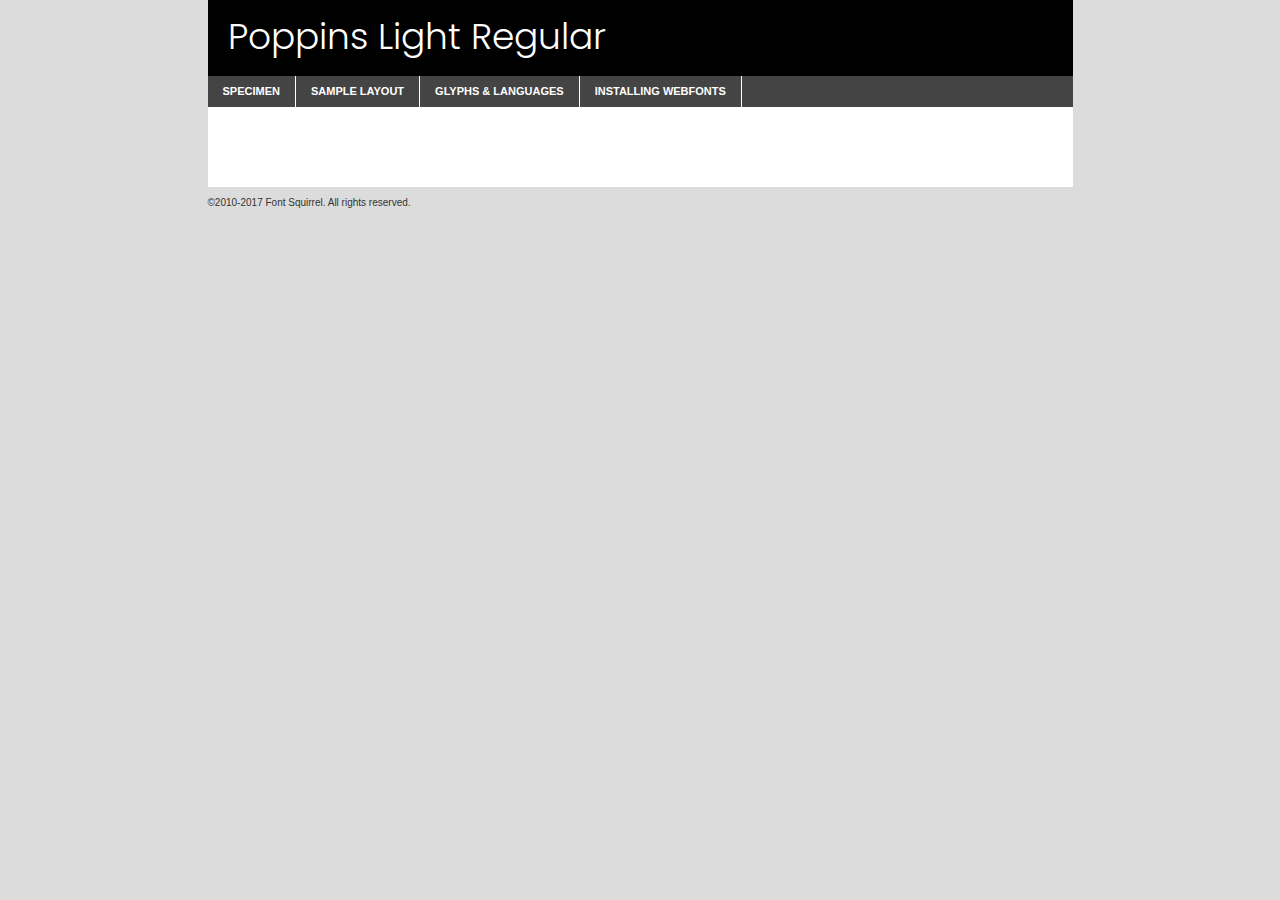
<file: landingpage/components/fonts/poppins-light-demo.html>
<!DOCTYPE html PUBLIC "-//W3C//DTD XHTML 1.0 Transitional//EN"
	"http://www.w3.org/TR/xhtml1/DTD/xhtml1-transitional.dtd">

<html xmlns="http://www.w3.org/1999/xhtml" xml:lang="en" lang="en">
<head>
	<meta http-equiv="Content-Type" content="text/html; charset=utf-8" />
	<script src="http://ajax.googleapis.com/ajax/libs/jquery/1.7.2/jquery.min.js" type="text/javascript" charset="utf-8"></script>
	<script type="text/javascript">
	(function($){$.fn.easyTabs=function(option){var param=jQuery.extend({fadeSpeed:"fast",defaultContent:1,activeClass:'active'},option);$(this).each(function(){var thisId="#"+this.id;if(param.defaultContent==''){param.defaultContent=1;}
	if(typeof param.defaultContent=="number")
	{var defaultTab=$(thisId+" .tabs li:eq("+(param.defaultContent-1)+") a").attr('href').substr(1);}else{var defaultTab=param.defaultContent;}
	$(thisId+" .tabs li a").each(function(){var tabToHide=$(this).attr('href').substr(1);$("#"+tabToHide).addClass('easytabs-tab-content');});hideAll();changeContent(defaultTab);function hideAll(){$(thisId+" .easytabs-tab-content").hide();}
	function changeContent(tabId){hideAll();$(thisId+" .tabs li").removeClass(param.activeClass);$(thisId+" .tabs li a[href=#"+tabId+"]").closest('li').addClass(param.activeClass);if(param.fadeSpeed!="none")
	{$(thisId+" #"+tabId).fadeIn(param.fadeSpeed);}else{$(thisId+" #"+tabId).show();}}
	$(thisId+" .tabs li").click(function(){var tabId=$(this).find('a').attr('href').substr(1);changeContent(tabId);return false;});});}})(jQuery);
	</script>
	<link rel="stylesheet" href="specimen_files/specimen_stylesheet.css" type="text/css" charset="utf-8" />
	<link rel="stylesheet" href="stylesheet.css" type="text/css" charset="utf-8" />

	<style type="text/css">
					body{
				font-family: 'poppinslight';
							}
		</style>

	<title>Poppins Light Regular Specimen</title>
	
	
	<script type="text/javascript" charset="utf-8">
		$(document).ready(function() {
			$('#container').easyTabs({defaultContent:1});
		});
	</script>
</head>

<body>
<div id="container">
	<div id="header">
		Poppins Light Regular	</div>
	<ul class="tabs">
		<li><a href="#specimen">Specimen</a></li>
		<li><a href="#layout">Sample Layout</a></li>
				<li><a href="#glyphs">Glyphs &amp; Languages</a></li>
		<li><a href="#installing">Installing Webfonts</a></li>
		
	</ul>
	
	<div id="main_content">

		
			<div id="specimen">
		
				<div class="section">
					<div class="grid12 firstcol">
						<div class="huge">AaBb</div>
					</div>
				</div>
		
				<div class="section">
					<div class="glyph_range">A&#x200B;B&#x200b;C&#x200b;D&#x200b;E&#x200b;F&#x200b;G&#x200b;H&#x200b;I&#x200b;J&#x200b;K&#x200b;L&#x200b;M&#x200b;N&#x200b;O&#x200b;P&#x200b;Q&#x200b;R&#x200b;S&#x200b;T&#x200b;U&#x200b;V&#x200b;W&#x200b;X&#x200b;Y&#x200b;Z&#x200b;a&#x200b;b&#x200b;c&#x200b;d&#x200b;e&#x200b;f&#x200b;g&#x200b;h&#x200b;i&#x200b;j&#x200b;k&#x200b;l&#x200b;m&#x200b;n&#x200b;o&#x200b;p&#x200b;q&#x200b;r&#x200b;s&#x200b;t&#x200b;u&#x200b;v&#x200b;w&#x200b;x&#x200b;y&#x200b;z&#x200b;1&#x200b;2&#x200b;3&#x200b;4&#x200b;5&#x200b;6&#x200b;7&#x200b;8&#x200b;9&#x200b;0&#x200b;&amp;&#x200b;.&#x200b;,&#x200b;?&#x200b;!&#x200b;&#64;&#x200b;(&#x200b;)&#x200b;#&#x200b;$&#x200b;%&#x200b;*&#x200b;+&#x200b;-&#x200b;=&#x200b;:&#x200b;;</div>
				</div>
				<div class="section">
					<div class="grid12 firstcol">
						<table class="sample_table">
							<tr><td>10</td><td class="size10">abcdefghijklmnopqrstuvwxyzABCDEFGHIJKLMNOPQRSTUVWXYZ0123456789abcdefghijklmnopqrstuvwxyzABCDEFGHIJKLMNOPQRSTUVWXYZ0123456789abcdefghijklmnopqrstuvwxyzABCDEFGHIJKLMNOPQRSTUVWXYZ</td></tr>
							<tr><td>11</td><td class="size11">abcdefghijklmnopqrstuvwxyzABCDEFGHIJKLMNOPQRSTUVWXYZ0123456789abcdefghijklmnopqrstuvwxyzABCDEFGHIJKLMNOPQRSTUVWXYZ0123456789abcdefghijklmnopqrstuvwxyzABCDEFGHIJKLMNOPQRSTUVWXYZ</td></tr>
							<tr><td>12</td><td class="size12">abcdefghijklmnopqrstuvwxyzABCDEFGHIJKLMNOPQRSTUVWXYZ0123456789abcdefghijklmnopqrstuvwxyzABCDEFGHIJKLMNOPQRSTUVWXYZ0123456789abcdefghijklmnopqrstuvwxyzABCDEFGHIJKLMNOPQRSTUVWXYZ</td></tr>
							<tr><td>13</td><td class="size13">abcdefghijklmnopqrstuvwxyzABCDEFGHIJKLMNOPQRSTUVWXYZ0123456789abcdefghijklmnopqrstuvwxyzABCDEFGHIJKLMNOPQRSTUVWXYZ0123456789abcdefghijklmnopqrstuvwxyzABCDEFGHIJKLMNOPQRSTUVWXYZ</td></tr>
							<tr><td>14</td><td class="size14">abcdefghijklmnopqrstuvwxyzABCDEFGHIJKLMNOPQRSTUVWXYZ0123456789abcdefghijklmnopqrstuvwxyzABCDEFGHIJKLMNOPQRSTUVWXYZ0123456789abcdefghijklmnopqrstuvwxyzABCDEFGHIJKLMNOPQRSTUVWXYZ</td></tr>
							<tr><td>16</td><td class="size16">abcdefghijklmnopqrstuvwxyzABCDEFGHIJKLMNOPQRSTUVWXYZ0123456789abcdefghijklmnopqrstuvwxyzABCDEFGHIJKLMNOPQRSTUVWXYZ</td></tr>
							<tr><td>18</td><td class="size18">abcdefghijklmnopqrstuvwxyzABCDEFGHIJKLMNOPQRSTUVWXYZ0123456789abcdefghijklmnopqrstuvwxyzABCDEFGHIJKLMNOPQRSTUVWXYZ</td></tr>
							<tr><td>20</td><td class="size20">abcdefghijklmnopqrstuvwxyzABCDEFGHIJKLMNOPQRSTUVWXYZ0123456789abcdefghijklmnopqrstuvwxyzABCDEFGHIJKLMNOPQRSTUVWXYZ</td></tr>
							<tr><td>24</td><td class="size24">abcdefghijklmnopqrstuvwxyzABCDEFGHIJKLMNOPQRSTUVWXYZ0123456789abcdefghijklmnopqrstuvwxyzABCDEFGHIJKLMNOPQRSTUVWXYZ</td></tr>
							<tr><td>30</td><td class="size30">abcdefghijklmnopqrstuvwxyzABCDEFGHIJKLMNOPQRSTUVWXYZ0123456789abcdefghijklmnopqrstuvwxyzABCDEFGHIJKLMNOPQRSTUVWXYZ</td></tr>
							<tr><td>36</td><td class="size36">abcdefghijklmnopqrstuvwxyzABCDEFGHIJKLMNOPQRSTUVWXYZ0123456789abcdefghijklmnopqrstuvwxyzABCDEFGHIJKLMNOPQRSTUVWXYZ</td></tr>
							<tr><td>48</td><td class="size48">abcdefghijklmnopqrstuvwxyzABCDEFGHIJKLMNOPQRSTUVWXYZ0123456789abcdefghijklmnopqrstuvwxyzABCDEFGHIJKLMNOPQRSTUVWXYZ</td></tr>
							<tr><td>60</td><td class="size60">abcdefghijklmnopqrstuvwxyzABCDEFGHIJKLMNOPQRSTUVWXYZ0123456789abcdefghijklmnopqrstuvwxyzABCDEFGHIJKLMNOPQRSTUVWXYZ</td></tr>
							<tr><td>72</td><td class="size72">abcdefghijklmnopqrstuvwxyzABCDEFGHIJKLMNOPQRSTUVWXYZ0123456789abcdefghijklmnopqrstuvwxyzABCDEFGHIJKLMNOPQRSTUVWXYZ</td></tr>
							<tr><td>90</td><td class="size90">abcdefghijklmnopqrstuvwxyzABCDEFGHIJKLMNOPQRSTUVWXYZ0123456789abcdefghijklmnopqrstuvwxyzABCDEFGHIJKLMNOPQRSTUVWXYZ</td></tr>
						</table>
				
					</div>
			
				</div>
		
		
		
								<div class="section" id="bodycomparison">


										<div id="xheight">
				<div class="fontbody">&#x25FC;&#x25FC;&#x25FC;&#x25FC;&#x25FC;&#x25FC;&#x25FC;&#x25FC;&#x25FC;&#x25FC;&#x25FC;&#x25FC;&#x25FC;&#x25FC;&#x25FC;&#x25FC;&#x25FC;&#x25FC;&#x25FC;&#x25FC;&#x25FC;&#x25FC;&#x25FC;&#x25FC;&#x25FC;&#x25FC;&#x25FC;&#x25FC;&#x25FC;&#x25FC;&#x25FC;&#x25FC;&#x25FC;&#x25FC;&#x25FC;&#x25FC;&#x25FC;&#x25FC;&#x25FC;&#x25FC;&#x25FC;&#x25FC;&#x25FC;&#x25FC;&#x25FC;&#x25FC;&#x25FC;&#x25FC;&#x25FC;&#x25FC;&#x25FC;&#x25FC;&#x25FC;&#x25FC;&#x25FC;&#x25FC;&#x25FC;&#x25FC;&#x25FC;&#x25FC;&#x25FC;&#x25FC;&#x25FC;&#x25FC;&#x25FC;&#x25FC;&#x25FC;&#x25FC;&#x25FC;&#x25FC;&#x25FC;&#x25FC;&#x25FC;&#x25FC;&#x25FC;&#x25FC;&#x25FC;&#x25FC;&#x25FC;&#x25FC;&#x25FC;&#x25FC;&#x25FC;&#x25FC;&#x25FC;&#x25FC;&#x25FC;&#x25FC;&#x25FC;&#x25FC;&#x25FC;&#x25FC;&#x25FC;&#x25FC;&#x25FC;&#x25FC;&#x25FC;&#x25FC;&#x25FC;body</div><div class="arialbody">body</div><div class="verdanabody">body</div><div class="georgiabody">body</div></div>
										<div class="fontbody" style="z-index:1">
											body<span>Poppins Light Regular</span>
										</div>
										<div class="arialbody" style="z-index:1">
											body<span>Arial</span>
										</div>
										<div class="verdanabody" style="z-index:1">
											body<span>Verdana</span>
										</div>
										<div class="georgiabody" style="z-index:1">
											body<span>Georgia</span>
										</div>



								</div>
		
		
				<div class="section psample psample_row1" id="">
					
					<div class="grid2 firstcol">
						<p class="size10"><span>10.</span>Aenean lacinia bibendum nulla sed consectetur. Fusce dapibus, tellus ac cursus commodo, tortor mauris condimentum nibh, ut fermentum massa justo sit amet risus. Nullam id dolor id nibh ultricies vehicula ut id elit. Cum sociis natoque penatibus et magnis dis parturient montes, nascetur ridiculus mus. Nulla vitae elit libero, a pharetra augue.</p>
			
					</div>
					<div class="grid3">
						<p class="size11"><span>11.</span>Aenean lacinia bibendum nulla sed consectetur. Fusce dapibus, tellus ac cursus commodo, tortor mauris condimentum nibh, ut fermentum massa justo sit amet risus. Nullam id dolor id nibh ultricies vehicula ut id elit. Cum sociis natoque penatibus et magnis dis parturient montes, nascetur ridiculus mus. Nulla vitae elit libero, a pharetra augue.</p>
			
					</div>
					<div class="grid3">
						<p class="size12"><span>12.</span>Aenean lacinia bibendum nulla sed consectetur. Fusce dapibus, tellus ac cursus commodo, tortor mauris condimentum nibh, ut fermentum massa justo sit amet risus. Nullam id dolor id nibh ultricies vehicula ut id elit. Cum sociis natoque penatibus et magnis dis parturient montes, nascetur ridiculus mus. Nulla vitae elit libero, a pharetra augue.</p>
			
					</div>
					<div class="grid4">
						<p class="size13"><span>13.</span>Aenean lacinia bibendum nulla sed consectetur. Fusce dapibus, tellus ac cursus commodo, tortor mauris condimentum nibh, ut fermentum massa justo sit amet risus. Nullam id dolor id nibh ultricies vehicula ut id elit. Cum sociis natoque penatibus et magnis dis parturient montes, nascetur ridiculus mus. Nulla vitae elit libero, a pharetra augue.</p>
			
					</div>
					<div class="white_blend"></div>
					
				</div>
				<div class="section psample psample_row2" id="">
					<div class="grid3 firstcol">
						<p class="size14"><span>14.</span>Aenean lacinia bibendum nulla sed consectetur. Fusce dapibus, tellus ac cursus commodo, tortor mauris condimentum nibh, ut fermentum massa justo sit amet risus. Nullam id dolor id nibh ultricies vehicula ut id elit. Cum sociis natoque penatibus et magnis dis parturient montes, nascetur ridiculus mus. Nulla vitae elit libero, a pharetra augue.</p>
			
					</div>
					<div class="grid4">
						<p class="size16"><span>16.</span>Aenean lacinia bibendum nulla sed consectetur. Fusce dapibus, tellus ac cursus commodo, tortor mauris condimentum nibh, ut fermentum massa justo sit amet risus. Nullam id dolor id nibh ultricies vehicula ut id elit. Cum sociis natoque penatibus et magnis dis parturient montes, nascetur ridiculus mus. Nulla vitae elit libero, a pharetra augue.</p>
			
					</div>
					<div class="grid5">
						<p class="size18"><span>18.</span>Aenean lacinia bibendum nulla sed consectetur. Fusce dapibus, tellus ac cursus commodo, tortor mauris condimentum nibh, ut fermentum massa justo sit amet risus. Nullam id dolor id nibh ultricies vehicula ut id elit. Cum sociis natoque penatibus et magnis dis parturient montes, nascetur ridiculus mus. Nulla vitae elit libero, a pharetra augue.</p>
			
					</div>

					<div class="white_blend"></div>

				</div>
				
				<div class="section psample psample_row3" id="">
					<div class="grid5 firstcol">
						<p class="size20"><span>20.</span>Aenean lacinia bibendum nulla sed consectetur. Fusce dapibus, tellus ac cursus commodo, tortor mauris condimentum nibh, ut fermentum massa justo sit amet risus. Nullam id dolor id nibh ultricies vehicula ut id elit. Cum sociis natoque penatibus et magnis dis parturient montes, nascetur ridiculus mus. Nulla vitae elit libero, a pharetra augue.</p>
					</div>
					<div class="grid7">
						<p class="size24"><span>24.</span>Aenean lacinia bibendum nulla sed consectetur. Fusce dapibus, tellus ac cursus commodo, tortor mauris condimentum nibh, ut fermentum massa justo sit amet risus. Nullam id dolor id nibh ultricies vehicula ut id elit. Cum sociis natoque penatibus et magnis dis parturient montes, nascetur ridiculus mus. Nulla vitae elit libero, a pharetra augue.</p>
					</div>
					
					<div class="white_blend"></div>
					
				</div>
				
				<div class="section psample psample_row4" id="">
					<div class="grid12 firstcol">
						<p class="size30"><span>30.</span>Aenean lacinia bibendum nulla sed consectetur. Fusce dapibus, tellus ac cursus commodo, tortor mauris condimentum nibh, ut fermentum massa justo sit amet risus. Nullam id dolor id nibh ultricies vehicula ut id elit. Cum sociis natoque penatibus et magnis dis parturient montes, nascetur ridiculus mus. Nulla vitae elit libero, a pharetra augue.</p>
					</div>
					<div class="white_blend"></div>
					
				</div>
				
				
				
				<div class="section psample psample_row1 fullreverse">
					<div class="grid2 firstcol">
						<p class="size10"><span>10.</span>Aenean lacinia bibendum nulla sed consectetur. Fusce dapibus, tellus ac cursus commodo, tortor mauris condimentum nibh, ut fermentum massa justo sit amet risus. Nullam id dolor id nibh ultricies vehicula ut id elit. Cum sociis natoque penatibus et magnis dis parturient montes, nascetur ridiculus mus. Nulla vitae elit libero, a pharetra augue.</p>
			
					</div>
					<div class="grid3">
						<p class="size11"><span>11.</span>Aenean lacinia bibendum nulla sed consectetur. Fusce dapibus, tellus ac cursus commodo, tortor mauris condimentum nibh, ut fermentum massa justo sit amet risus. Nullam id dolor id nibh ultricies vehicula ut id elit. Cum sociis natoque penatibus et magnis dis parturient montes, nascetur ridiculus mus. Nulla vitae elit libero, a pharetra augue.</p>
			
					</div>
					<div class="grid3">
						<p class="size12"><span>12.</span>Aenean lacinia bibendum nulla sed consectetur. Fusce dapibus, tellus ac cursus commodo, tortor mauris condimentum nibh, ut fermentum massa justo sit amet risus. Nullam id dolor id nibh ultricies vehicula ut id elit. Cum sociis natoque penatibus et magnis dis parturient montes, nascetur ridiculus mus. Nulla vitae elit libero, a pharetra augue.</p>
			
					</div>
					<div class="grid4">
						<p class="size13"><span>13.</span>Aenean lacinia bibendum nulla sed consectetur. Fusce dapibus, tellus ac cursus commodo, tortor mauris condimentum nibh, ut fermentum massa justo sit amet risus. Nullam id dolor id nibh ultricies vehicula ut id elit. Cum sociis natoque penatibus et magnis dis parturient montes, nascetur ridiculus mus. Nulla vitae elit libero, a pharetra augue.</p>
			
					</div>
					<div class="black_blend"></div>
					
				</div>
				
				<div class="section psample psample_row2 fullreverse">
					<div class="grid3 firstcol">
						<p class="size14"><span>14.</span>Aenean lacinia bibendum nulla sed consectetur. Fusce dapibus, tellus ac cursus commodo, tortor mauris condimentum nibh, ut fermentum massa justo sit amet risus. Nullam id dolor id nibh ultricies vehicula ut id elit. Cum sociis natoque penatibus et magnis dis parturient montes, nascetur ridiculus mus. Nulla vitae elit libero, a pharetra augue.</p>
			
					</div>
					<div class="grid4">
						<p class="size16"><span>16.</span>Aenean lacinia bibendum nulla sed consectetur. Fusce dapibus, tellus ac cursus commodo, tortor mauris condimentum nibh, ut fermentum massa justo sit amet risus. Nullam id dolor id nibh ultricies vehicula ut id elit. Cum sociis natoque penatibus et magnis dis parturient montes, nascetur ridiculus mus. Nulla vitae elit libero, a pharetra augue.</p>
			
					</div>
					<div class="grid5">
						<p class="size18"><span>18.</span>Aenean lacinia bibendum nulla sed consectetur. Fusce dapibus, tellus ac cursus commodo, tortor mauris condimentum nibh, ut fermentum massa justo sit amet risus. Nullam id dolor id nibh ultricies vehicula ut id elit. Cum sociis natoque penatibus et magnis dis parturient montes, nascetur ridiculus mus. Nulla vitae elit libero, a pharetra augue.</p>
			
					</div>
					<div class="black_blend"></div>

				</div>
				
				<div class="section psample fullreverse psample_row3" id="">
					<div class="grid5 firstcol">
						<p class="size20"><span>20.</span>Aenean lacinia bibendum nulla sed consectetur. Fusce dapibus, tellus ac cursus commodo, tortor mauris condimentum nibh, ut fermentum massa justo sit amet risus. Nullam id dolor id nibh ultricies vehicula ut id elit. Cum sociis natoque penatibus et magnis dis parturient montes, nascetur ridiculus mus. Nulla vitae elit libero, a pharetra augue.</p>
					</div>
					<div class="grid7">
						<p class="size24"><span>24.</span>Aenean lacinia bibendum nulla sed consectetur. Fusce dapibus, tellus ac cursus commodo, tortor mauris condimentum nibh, ut fermentum massa justo sit amet risus. Nullam id dolor id nibh ultricies vehicula ut id elit. Cum sociis natoque penatibus et magnis dis parturient montes, nascetur ridiculus mus. Nulla vitae elit libero, a pharetra augue.</p>
					</div>
					
					<div class="black_blend"></div>
					
				</div>
				
				<div class="section psample fullreverse psample_row4" id="" style="border-bottom: 20px #000 solid;">
					<div class="grid12 firstcol">
						<p class="size30"><span>30.</span>Aenean lacinia bibendum nulla sed consectetur. Fusce dapibus, tellus ac cursus commodo, tortor mauris condimentum nibh, ut fermentum massa justo sit amet risus. Nullam id dolor id nibh ultricies vehicula ut id elit. Cum sociis natoque penatibus et magnis dis parturient montes, nascetur ridiculus mus. Nulla vitae elit libero, a pharetra augue.</p>
					</div>
					<div class="black_blend"></div>
					
				</div>
				
				
				
				
			</div>
			
			<div id="layout">
				
				<div class="section">
					
					<div class="grid12 firstcol">
						<h1>Lorem Ipsum Dolor</h1>
						<h2>Etiam porta sem malesuada magna mollis euismod</h2>
						
						<p class="byline">By <a href="#link">Aenean Lacinia</a></p>
					</div>
				</div>
				<div class="section">
					<div class="grid8 firstcol">
						<p class="large">Donec sed odio dui. Morbi leo risus, porta ac consectetur ac, vestibulum at eros. Fusce dapibus, tellus ac cursus commodo, tortor mauris condimentum nibh, ut fermentum massa justo sit amet risus. </p>

						
						<h3>Pellentesque ornare sem</h3>

						<p>Maecenas sed diam eget risus varius blandit sit amet non magna. Maecenas faucibus mollis interdum. Donec ullamcorper nulla non metus auctor fringilla. Nullam id dolor id nibh ultricies vehicula ut id elit. Nullam id dolor id nibh ultricies vehicula ut id elit. </p>

						<p>Aenean eu leo quam. Pellentesque ornare sem lacinia quam venenatis vestibulum. Lorem ipsum dolor sit amet, consectetur adipiscing elit. Cum sociis natoque penatibus et magnis dis parturient montes, nascetur ridiculus mus. </p>

						<p>Nulla vitae elit libero, a pharetra augue. Praesent commodo cursus magna, vel scelerisque nisl consectetur et. Aenean lacinia bibendum nulla sed consectetur. </p>

						<p>Nullam quis risus eget urna mollis ornare vel eu leo. Nullam quis risus eget urna mollis ornare vel eu leo. Maecenas sed diam eget risus varius blandit sit amet non magna. Donec ullamcorper nulla non metus auctor fringilla. </p>

						<h3>Cras mattis consectetur</h3>

						<p>Aenean eu leo quam. Pellentesque ornare sem lacinia quam venenatis vestibulum. Aenean lacinia bibendum nulla sed consectetur. Integer posuere erat a ante venenatis dapibus posuere velit aliquet. Cras mattis consectetur purus sit amet fermentum. </p>

						<p>Nullam id dolor id nibh ultricies vehicula ut id elit. Nullam quis risus eget urna mollis ornare vel eu leo. Cras mattis consectetur purus sit amet fermentum.</p>
					</div>
					
					<div class="grid4 sidebar">
						
						<div class="box reverse">
							<p class="last">Nullam quis risus eget urna mollis ornare vel eu leo. Donec ullamcorper nulla non metus auctor fringilla. Cras mattis consectetur purus sit amet fermentum. Sed posuere consectetur est at lobortis. Lorem ipsum dolor sit amet, consectetur adipiscing elit. </p>
						</div>
						
						<p class="caption">Maecenas sed diam eget risus varius.</p>

						<p>Vestibulum id ligula porta felis euismod semper. Integer posuere erat a ante venenatis dapibus posuere velit aliquet. Vestibulum id ligula porta felis euismod semper. Sed posuere consectetur est at lobortis. Maecenas sed diam eget risus varius blandit sit amet non magna. Fusce dapibus, tellus ac cursus commodo, tortor mauris condimentum nibh, ut fermentum massa justo sit amet risus. </p>

					

						<p>Duis mollis, est non commodo luctus, nisi erat porttitor ligula, eget lacinia odio sem nec elit. Aenean lacinia bibendum nulla sed consectetur. Vivamus sagittis lacus vel augue laoreet rutrum faucibus dolor auctor. Aenean lacinia bibendum nulla sed consectetur. Nullam quis risus eget urna mollis ornare vel eu leo. </p>

						<p>Praesent commodo cursus magna, vel scelerisque nisl consectetur et. Donec ullamcorper nulla non metus auctor fringilla. Maecenas faucibus mollis interdum. Fusce dapibus, tellus ac cursus commodo, tortor mauris condimentum nibh, ut fermentum massa justo sit amet risus. </p>

					</div>
				</div>
				
			</div>


			



		<div id="glyphs">
			<div class="section">
				<div class="grid12 firstcol">
			
				<h1>Language Support</h1>
				<p>The subset of Poppins Light Regular in this kit supports the following languages:<br />
			
					English, Arrernte, Bislama, Cebuano, Fijian, Gilbertese, Hmong, Ibanag, Iloko_ilokano, Interglossa_glosa, Interlingua, Lojban, Manx, Norfolk_pitcairnese, Oromo, Rotokas, Samoan, Sardinian, Seychelles_creole, Shona, Somali, Southern_ndebele, Swahili, Swati_swazi, Tok_pisin, Warlpiri, Xhosa, Zulu, Latinbasic, Demo				</p>
				<h1>Glyph Chart</h1>
				<p>The subset of Poppins Light Regular in this kit includes all the glyphs listed below. Unicode entities are included above each glyph to help you insert individual characters into your layout.</p>
				<div id="glyph_chart">
			
																														 <div><p>&amp;#13;</p>&#13;</div>
																				 <div><p>&amp;#32;</p>&#32;</div>
																				 <div><p>&amp;#33;</p>&#33;</div>
																				 <div><p>&amp;#34;</p>&#34;</div>
																				 <div><p>&amp;#35;</p>&#35;</div>
																				 <div><p>&amp;#36;</p>&#36;</div>
																				 <div><p>&amp;#37;</p>&#37;</div>
																				 <div><p>&amp;#38;</p>&#38;</div>
																				 <div><p>&amp;#39;</p>&#39;</div>
																				 <div><p>&amp;#40;</p>&#40;</div>
																				 <div><p>&amp;#41;</p>&#41;</div>
																				 <div><p>&amp;#42;</p>&#42;</div>
																				 <div><p>&amp;#43;</p>&#43;</div>
																				 <div><p>&amp;#44;</p>&#44;</div>
																				 <div><p>&amp;#46;</p>&#46;</div>
																				 <div><p>&amp;#47;</p>&#47;</div>
																				 <div><p>&amp;#48;</p>&#48;</div>
																				 <div><p>&amp;#49;</p>&#49;</div>
																				 <div><p>&amp;#50;</p>&#50;</div>
																				 <div><p>&amp;#51;</p>&#51;</div>
																				 <div><p>&amp;#52;</p>&#52;</div>
																				 <div><p>&amp;#53;</p>&#53;</div>
																				 <div><p>&amp;#54;</p>&#54;</div>
																				 <div><p>&amp;#55;</p>&#55;</div>
																				 <div><p>&amp;#56;</p>&#56;</div>
																				 <div><p>&amp;#57;</p>&#57;</div>
																				 <div><p>&amp;#60;</p>&#60;</div>
																				 <div><p>&amp;#61;</p>&#61;</div>
																				 <div><p>&amp;#62;</p>&#62;</div>
																				 <div><p>&amp;#63;</p>&#63;</div>
																				 <div><p>&amp;#64;</p>&#64;</div>
																				 <div><p>&amp;#65;</p>&#65;</div>
																				 <div><p>&amp;#66;</p>&#66;</div>
																				 <div><p>&amp;#67;</p>&#67;</div>
																				 <div><p>&amp;#68;</p>&#68;</div>
																				 <div><p>&amp;#69;</p>&#69;</div>
																				 <div><p>&amp;#70;</p>&#70;</div>
																				 <div><p>&amp;#71;</p>&#71;</div>
																				 <div><p>&amp;#72;</p>&#72;</div>
																				 <div><p>&amp;#73;</p>&#73;</div>
																				 <div><p>&amp;#74;</p>&#74;</div>
																				 <div><p>&amp;#75;</p>&#75;</div>
																				 <div><p>&amp;#76;</p>&#76;</div>
																				 <div><p>&amp;#77;</p>&#77;</div>
																				 <div><p>&amp;#78;</p>&#78;</div>
																				 <div><p>&amp;#79;</p>&#79;</div>
																				 <div><p>&amp;#80;</p>&#80;</div>
																				 <div><p>&amp;#81;</p>&#81;</div>
																				 <div><p>&amp;#82;</p>&#82;</div>
																				 <div><p>&amp;#83;</p>&#83;</div>
																				 <div><p>&amp;#84;</p>&#84;</div>
																				 <div><p>&amp;#85;</p>&#85;</div>
																				 <div><p>&amp;#86;</p>&#86;</div>
																				 <div><p>&amp;#87;</p>&#87;</div>
																				 <div><p>&amp;#88;</p>&#88;</div>
																				 <div><p>&amp;#89;</p>&#89;</div>
																				 <div><p>&amp;#90;</p>&#90;</div>
																				 <div><p>&amp;#91;</p>&#91;</div>
																				 <div><p>&amp;#92;</p>&#92;</div>
																				 <div><p>&amp;#93;</p>&#93;</div>
																				 <div><p>&amp;#94;</p>&#94;</div>
																				 <div><p>&amp;#95;</p>&#95;</div>
																				 <div><p>&amp;#96;</p>&#96;</div>
																				 <div><p>&amp;#97;</p>&#97;</div>
																				 <div><p>&amp;#98;</p>&#98;</div>
																				 <div><p>&amp;#99;</p>&#99;</div>
																				 <div><p>&amp;#100;</p>&#100;</div>
																				 <div><p>&amp;#101;</p>&#101;</div>
																				 <div><p>&amp;#102;</p>&#102;</div>
																				 <div><p>&amp;#103;</p>&#103;</div>
																				 <div><p>&amp;#104;</p>&#104;</div>
																				 <div><p>&amp;#105;</p>&#105;</div>
																				 <div><p>&amp;#106;</p>&#106;</div>
																				 <div><p>&amp;#107;</p>&#107;</div>
																				 <div><p>&amp;#108;</p>&#108;</div>
																				 <div><p>&amp;#109;</p>&#109;</div>
																				 <div><p>&amp;#110;</p>&#110;</div>
																				 <div><p>&amp;#111;</p>&#111;</div>
																				 <div><p>&amp;#112;</p>&#112;</div>
																				 <div><p>&amp;#113;</p>&#113;</div>
																				 <div><p>&amp;#114;</p>&#114;</div>
																				 <div><p>&amp;#115;</p>&#115;</div>
																				 <div><p>&amp;#116;</p>&#116;</div>
																				 <div><p>&amp;#117;</p>&#117;</div>
																				 <div><p>&amp;#118;</p>&#118;</div>
																				 <div><p>&amp;#119;</p>&#119;</div>
																				 <div><p>&amp;#120;</p>&#120;</div>
																				 <div><p>&amp;#121;</p>&#121;</div>
																				 <div><p>&amp;#122;</p>&#122;</div>
																				 <div><p>&amp;#123;</p>&#123;</div>
																				 <div><p>&amp;#124;</p>&#124;</div>
																				 <div><p>&amp;#125;</p>&#125;</div>
																				 <div><p>&amp;#126;</p>&#126;</div>
																				 <div><p>&amp;#160;</p>&#160;</div>
																				 <div><p>&amp;#161;</p>&#161;</div>
																				 <div><p>&amp;#162;</p>&#162;</div>
																				 <div><p>&amp;#163;</p>&#163;</div>
																				 <div><p>&amp;#164;</p>&#164;</div>
																				 <div><p>&amp;#165;</p>&#165;</div>
																				 <div><p>&amp;#166;</p>&#166;</div>
																				 <div><p>&amp;#167;</p>&#167;</div>
																				 <div><p>&amp;#168;</p>&#168;</div>
																				 <div><p>&amp;#169;</p>&#169;</div>
																				 <div><p>&amp;#170;</p>&#170;</div>
																				 <div><p>&amp;#171;</p>&#171;</div>
																				 <div><p>&amp;#172;</p>&#172;</div>
																				 <div><p>&amp;#174;</p>&#174;</div>
																				 <div><p>&amp;#175;</p>&#175;</div>
																				 <div><p>&amp;#176;</p>&#176;</div>
																				 <div><p>&amp;#177;</p>&#177;</div>
																				 <div><p>&amp;#178;</p>&#178;</div>
																				 <div><p>&amp;#179;</p>&#179;</div>
																				 <div><p>&amp;#180;</p>&#180;</div>
																				 <div><p>&amp;#181;</p>&#181;</div>
																				 <div><p>&amp;#182;</p>&#182;</div>
																				 <div><p>&amp;#184;</p>&#184;</div>
																				 <div><p>&amp;#185;</p>&#185;</div>
																				 <div><p>&amp;#186;</p>&#186;</div>
																				 <div><p>&amp;#187;</p>&#187;</div>
																				 <div><p>&amp;#188;</p>&#188;</div>
																				 <div><p>&amp;#189;</p>&#189;</div>
																				 <div><p>&amp;#190;</p>&#190;</div>
																				 <div><p>&amp;#191;</p>&#191;</div>
																				 <div><p>&amp;#198;</p>&#198;</div>
																				 <div><p>&amp;#199;</p>&#199;</div>
																				 <div><p>&amp;#208;</p>&#208;</div>
																				 <div><p>&amp;#215;</p>&#215;</div>
																				 <div><p>&amp;#216;</p>&#216;</div>
																				 <div><p>&amp;#222;</p>&#222;</div>
																				 <div><p>&amp;#223;</p>&#223;</div>
																				 <div><p>&amp;#230;</p>&#230;</div>
																				 <div><p>&amp;#231;</p>&#231;</div>
																				 <div><p>&amp;#240;</p>&#240;</div>
																				 <div><p>&amp;#247;</p>&#247;</div>
																				 <div><p>&amp;#248;</p>&#248;</div>
																				 <div><p>&amp;#254;</p>&#254;</div>
																				 <div><p>&amp;#305;</p>&#305;</div>
																				 <div><p>&amp;#338;</p>&#338;</div>
																				 <div><p>&amp;#339;</p>&#339;</div>
																				 <div><p>&amp;#710;</p>&#710;</div>
																				 <div><p>&amp;#730;</p>&#730;</div>
																				 <div><p>&amp;#732;</p>&#732;</div>
																				 <div><p>&amp;#8192;</p>&#8192;</div>
																				 <div><p>&amp;#8193;</p>&#8193;</div>
																				 <div><p>&amp;#8194;</p>&#8194;</div>
																				 <div><p>&amp;#8195;</p>&#8195;</div>
																				 <div><p>&amp;#8196;</p>&#8196;</div>
																				 <div><p>&amp;#8197;</p>&#8197;</div>
																				 <div><p>&amp;#8198;</p>&#8198;</div>
																				 <div><p>&amp;#8199;</p>&#8199;</div>
																				 <div><p>&amp;#8200;</p>&#8200;</div>
																				 <div><p>&amp;#8201;</p>&#8201;</div>
																				 <div><p>&amp;#8202;</p>&#8202;</div>
																				 <div><p>&amp;#8211;</p>&#8211;</div>
																				 <div><p>&amp;#8212;</p>&#8212;</div>
																				 <div><p>&amp;#8216;</p>&#8216;</div>
																				 <div><p>&amp;#8217;</p>&#8217;</div>
																				 <div><p>&amp;#8218;</p>&#8218;</div>
																				 <div><p>&amp;#8220;</p>&#8220;</div>
																				 <div><p>&amp;#8221;</p>&#8221;</div>
																				 <div><p>&amp;#8222;</p>&#8222;</div>
																				 <div><p>&amp;#8226;</p>&#8226;</div>
																				 <div><p>&amp;#8239;</p>&#8239;</div>
																				 <div><p>&amp;#8249;</p>&#8249;</div>
																				 <div><p>&amp;#8250;</p>&#8250;</div>
																				 <div><p>&amp;#8287;</p>&#8287;</div>
																				 <div><p>&amp;#8364;</p>&#8364;</div>
																				 <div><p>&amp;#8482;</p>&#8482;</div>
																				 <div><p>&amp;#8722;</p>&#8722;</div>
																				 <div><p>&amp;#9724;</p>&#9724;</div>
																				 <div><p>&amp;#64257;</p>&#64257;</div>
																																																</div>	
				</div>
		
		
			</div>
		</div>
		
		
		<div id="specs">
			
		</div>
	
		<div id="installing">
			<div class="section">
				<div class="grid7 firstcol">
					<h1>Installing Webfonts</h1>
					
					<p>Webfonts are supported by all major browser platforms but not all in the same way. There are currently four different font formats that must be included in order to target all browsers. This includes TTF, WOFF, EOT and SVG.</p>
					
					<h2>1. Upload your webfonts</h2>
					<p>You must upload your webfont kit to your website. They should be in or near the same directory as your CSS files.</p>
					
					<h2>2. Include the webfont stylesheet</h2>
					<p>A special CSS @font-face declaration helps the various browsers select the appropriate font it needs without causing you a bunch of headaches. Learn more about this syntax by reading the <a href="https://www.fontspring.com/blog/further-hardening-of-the-bulletproof-syntax">Fontspring blog post</a> about it. The code for it is as follows:</p>


<code>
@font-face{ 
	font-family: 'MyWebFont';
	src: url('WebFont.eot');
	src: url('WebFont.eot?#iefix') format('embedded-opentype'),
	     url('WebFont.woff') format('woff'),
	     url('WebFont.ttf') format('truetype'),
	     url('WebFont.svg#webfont') format('svg');
}
</code>

	<p>We've already gone ahead and generated the code for you. All you have to do is link to the stylesheet in your HTML, like this:</p>
	<code>&lt;link rel=&quot;stylesheet&quot; href=&quot;stylesheet.css&quot; type=&quot;text/css&quot; charset=&quot;utf-8&quot; /&gt;</code>

					<h2>3. Modify your own stylesheet</h2>
					<p>To take advantage of your new fonts, you must tell your stylesheet to use them. Look at the original @font-face declaration above and find the property called "font-family." The name linked there will be what you use to reference the font. Prepend that webfont name to the font stack in the "font-family" property, inside the selector you want to change. For example:</p>
<code>p { font-family: 'WebFont', Arial, sans-serif; }</code>

<h2>4. Test</h2>
<p>Getting webfonts to work cross-browser <em>can</em> be tricky. Use the information in the sidebar to help you if you find that fonts aren't loading in a particular browser.</p>
				</div>
				
				<div class="grid5 sidebar">
					<div class="box">
						<h2>Troubleshooting<br />Font-Face Problems</h2>
						<p>Having trouble getting your webfonts to load in your new website? Here are some tips to sort out what might be the problem.</p>

						<h3>Fonts not showing in any browser</h3>

						<p>This sounds like you need to work on the plumbing. You either did not upload the fonts to the correct directory, or you did not link the fonts properly in the CSS. If you've confirmed that all this is correct and you still have a problem, take a look at your .htaccess file and see if requests are getting intercepted.</p>

						<h3>Fonts not loading in iPhone or iPad</h3>

						<p>The most common problem here is that you are serving the fonts from an IIS server. IIS refuses to serve files that have unknown MIME types. If that is the case, you must set the MIME type for SVG to "image/svg+xml" in the server settings. Follow these instructions from Microsoft if you need help.</p>

						<h3>Fonts not loading in Firefox</h3>

						<p>The primary reason for this failure? You are still using a version Firefox older than 3.5. So upgrade already! If that isn't it, then you are very likely serving fonts from a different domain. Firefox requires that all font assets be served from the same domain. Lastly it is possible that you need to add WOFF to your list of MIME types (if you are serving via IIS.)</p>

						<h3>Fonts not loading in IE</h3>

						<p>Are you looking at Internet Explorer on an actual Windows machine or are you cheating by using a service like Adobe BrowserLab? Many of these screenshot services do not render @font-face for IE. Best to test it on a real machine.</p>

						<h3>Fonts not loading in IE9</h3>

						<p>IE9, like Firefox, requires that fonts be served from the same domain as the website. Make sure that is the case.</p>
					</div>
				</div>
			</div>
			
		</div>
	
	</div>
	<div id="footer">
		<p>&copy;2010-2017 Font Squirrel. All rights reserved.</p>
	</div>
</div>
</body>
</html>
</file>
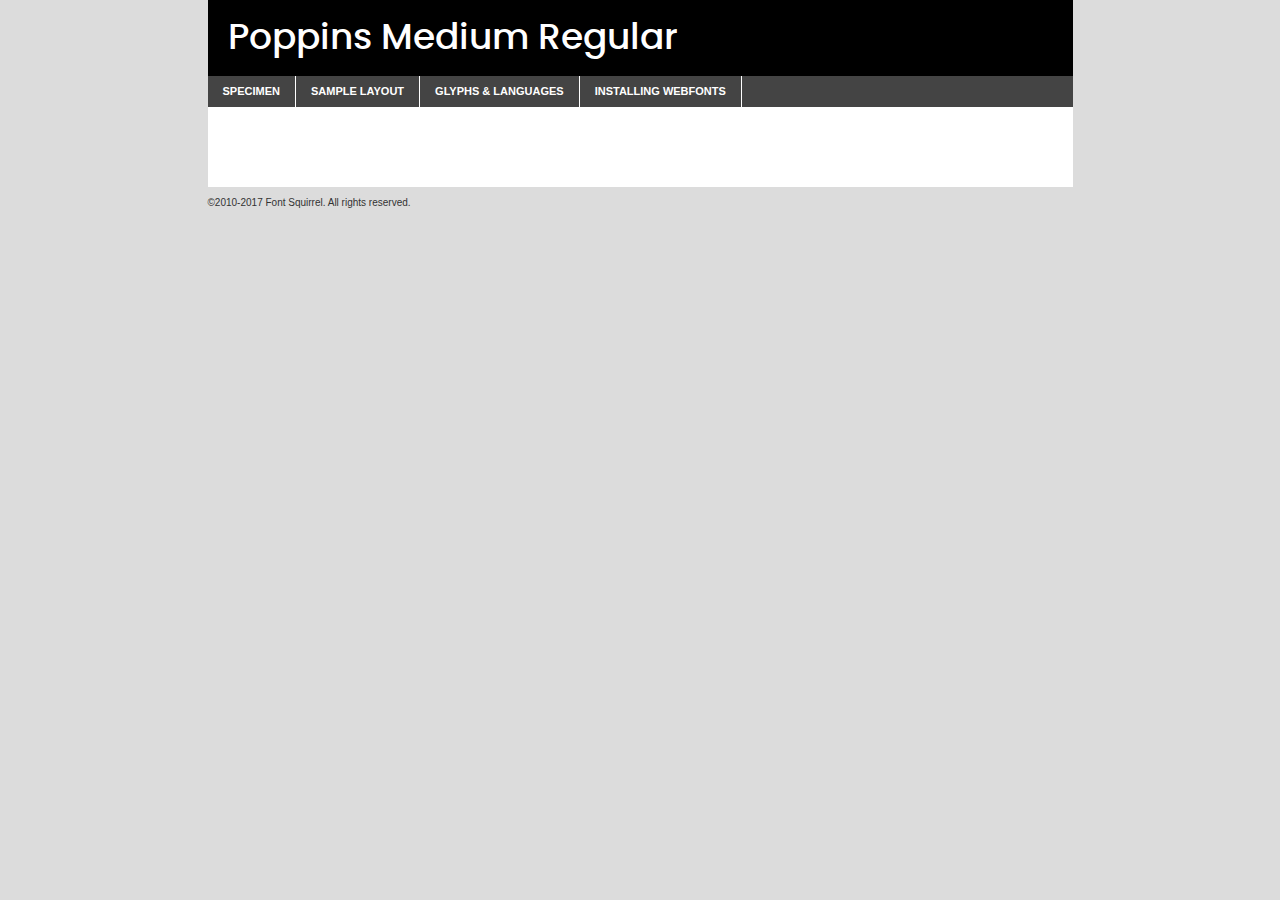
<file: landingpage/components/fonts/poppins-medium-demo.html>
<!DOCTYPE html PUBLIC "-//W3C//DTD XHTML 1.0 Transitional//EN"
	"http://www.w3.org/TR/xhtml1/DTD/xhtml1-transitional.dtd">

<html xmlns="http://www.w3.org/1999/xhtml" xml:lang="en" lang="en">
<head>
	<meta http-equiv="Content-Type" content="text/html; charset=utf-8" />
	<script src="http://ajax.googleapis.com/ajax/libs/jquery/1.7.2/jquery.min.js" type="text/javascript" charset="utf-8"></script>
	<script type="text/javascript">
	(function($){$.fn.easyTabs=function(option){var param=jQuery.extend({fadeSpeed:"fast",defaultContent:1,activeClass:'active'},option);$(this).each(function(){var thisId="#"+this.id;if(param.defaultContent==''){param.defaultContent=1;}
	if(typeof param.defaultContent=="number")
	{var defaultTab=$(thisId+" .tabs li:eq("+(param.defaultContent-1)+") a").attr('href').substr(1);}else{var defaultTab=param.defaultContent;}
	$(thisId+" .tabs li a").each(function(){var tabToHide=$(this).attr('href').substr(1);$("#"+tabToHide).addClass('easytabs-tab-content');});hideAll();changeContent(defaultTab);function hideAll(){$(thisId+" .easytabs-tab-content").hide();}
	function changeContent(tabId){hideAll();$(thisId+" .tabs li").removeClass(param.activeClass);$(thisId+" .tabs li a[href=#"+tabId+"]").closest('li').addClass(param.activeClass);if(param.fadeSpeed!="none")
	{$(thisId+" #"+tabId).fadeIn(param.fadeSpeed);}else{$(thisId+" #"+tabId).show();}}
	$(thisId+" .tabs li").click(function(){var tabId=$(this).find('a').attr('href').substr(1);changeContent(tabId);return false;});});}})(jQuery);
	</script>
	<link rel="stylesheet" href="specimen_files/specimen_stylesheet.css" type="text/css" charset="utf-8" />
	<link rel="stylesheet" href="stylesheet.css" type="text/css" charset="utf-8" />

	<style type="text/css">
					body{
				font-family: 'poppinsmedium';
							}
		</style>

	<title>Poppins Medium Regular Specimen</title>
	
	
	<script type="text/javascript" charset="utf-8">
		$(document).ready(function() {
			$('#container').easyTabs({defaultContent:1});
		});
	</script>
</head>

<body>
<div id="container">
	<div id="header">
		Poppins Medium Regular	</div>
	<ul class="tabs">
		<li><a href="#specimen">Specimen</a></li>
		<li><a href="#layout">Sample Layout</a></li>
				<li><a href="#glyphs">Glyphs &amp; Languages</a></li>
		<li><a href="#installing">Installing Webfonts</a></li>
		
	</ul>
	
	<div id="main_content">

		
			<div id="specimen">
		
				<div class="section">
					<div class="grid12 firstcol">
						<div class="huge">AaBb</div>
					</div>
				</div>
		
				<div class="section">
					<div class="glyph_range">A&#x200B;B&#x200b;C&#x200b;D&#x200b;E&#x200b;F&#x200b;G&#x200b;H&#x200b;I&#x200b;J&#x200b;K&#x200b;L&#x200b;M&#x200b;N&#x200b;O&#x200b;P&#x200b;Q&#x200b;R&#x200b;S&#x200b;T&#x200b;U&#x200b;V&#x200b;W&#x200b;X&#x200b;Y&#x200b;Z&#x200b;a&#x200b;b&#x200b;c&#x200b;d&#x200b;e&#x200b;f&#x200b;g&#x200b;h&#x200b;i&#x200b;j&#x200b;k&#x200b;l&#x200b;m&#x200b;n&#x200b;o&#x200b;p&#x200b;q&#x200b;r&#x200b;s&#x200b;t&#x200b;u&#x200b;v&#x200b;w&#x200b;x&#x200b;y&#x200b;z&#x200b;1&#x200b;2&#x200b;3&#x200b;4&#x200b;5&#x200b;6&#x200b;7&#x200b;8&#x200b;9&#x200b;0&#x200b;&amp;&#x200b;.&#x200b;,&#x200b;?&#x200b;!&#x200b;&#64;&#x200b;(&#x200b;)&#x200b;#&#x200b;$&#x200b;%&#x200b;*&#x200b;+&#x200b;-&#x200b;=&#x200b;:&#x200b;;</div>
				</div>
				<div class="section">
					<div class="grid12 firstcol">
						<table class="sample_table">
							<tr><td>10</td><td class="size10">abcdefghijklmnopqrstuvwxyzABCDEFGHIJKLMNOPQRSTUVWXYZ0123456789abcdefghijklmnopqrstuvwxyzABCDEFGHIJKLMNOPQRSTUVWXYZ0123456789abcdefghijklmnopqrstuvwxyzABCDEFGHIJKLMNOPQRSTUVWXYZ</td></tr>
							<tr><td>11</td><td class="size11">abcdefghijklmnopqrstuvwxyzABCDEFGHIJKLMNOPQRSTUVWXYZ0123456789abcdefghijklmnopqrstuvwxyzABCDEFGHIJKLMNOPQRSTUVWXYZ0123456789abcdefghijklmnopqrstuvwxyzABCDEFGHIJKLMNOPQRSTUVWXYZ</td></tr>
							<tr><td>12</td><td class="size12">abcdefghijklmnopqrstuvwxyzABCDEFGHIJKLMNOPQRSTUVWXYZ0123456789abcdefghijklmnopqrstuvwxyzABCDEFGHIJKLMNOPQRSTUVWXYZ0123456789abcdefghijklmnopqrstuvwxyzABCDEFGHIJKLMNOPQRSTUVWXYZ</td></tr>
							<tr><td>13</td><td class="size13">abcdefghijklmnopqrstuvwxyzABCDEFGHIJKLMNOPQRSTUVWXYZ0123456789abcdefghijklmnopqrstuvwxyzABCDEFGHIJKLMNOPQRSTUVWXYZ0123456789abcdefghijklmnopqrstuvwxyzABCDEFGHIJKLMNOPQRSTUVWXYZ</td></tr>
							<tr><td>14</td><td class="size14">abcdefghijklmnopqrstuvwxyzABCDEFGHIJKLMNOPQRSTUVWXYZ0123456789abcdefghijklmnopqrstuvwxyzABCDEFGHIJKLMNOPQRSTUVWXYZ0123456789abcdefghijklmnopqrstuvwxyzABCDEFGHIJKLMNOPQRSTUVWXYZ</td></tr>
							<tr><td>16</td><td class="size16">abcdefghijklmnopqrstuvwxyzABCDEFGHIJKLMNOPQRSTUVWXYZ0123456789abcdefghijklmnopqrstuvwxyzABCDEFGHIJKLMNOPQRSTUVWXYZ</td></tr>
							<tr><td>18</td><td class="size18">abcdefghijklmnopqrstuvwxyzABCDEFGHIJKLMNOPQRSTUVWXYZ0123456789abcdefghijklmnopqrstuvwxyzABCDEFGHIJKLMNOPQRSTUVWXYZ</td></tr>
							<tr><td>20</td><td class="size20">abcdefghijklmnopqrstuvwxyzABCDEFGHIJKLMNOPQRSTUVWXYZ0123456789abcdefghijklmnopqrstuvwxyzABCDEFGHIJKLMNOPQRSTUVWXYZ</td></tr>
							<tr><td>24</td><td class="size24">abcdefghijklmnopqrstuvwxyzABCDEFGHIJKLMNOPQRSTUVWXYZ0123456789abcdefghijklmnopqrstuvwxyzABCDEFGHIJKLMNOPQRSTUVWXYZ</td></tr>
							<tr><td>30</td><td class="size30">abcdefghijklmnopqrstuvwxyzABCDEFGHIJKLMNOPQRSTUVWXYZ0123456789abcdefghijklmnopqrstuvwxyzABCDEFGHIJKLMNOPQRSTUVWXYZ</td></tr>
							<tr><td>36</td><td class="size36">abcdefghijklmnopqrstuvwxyzABCDEFGHIJKLMNOPQRSTUVWXYZ0123456789abcdefghijklmnopqrstuvwxyzABCDEFGHIJKLMNOPQRSTUVWXYZ</td></tr>
							<tr><td>48</td><td class="size48">abcdefghijklmnopqrstuvwxyzABCDEFGHIJKLMNOPQRSTUVWXYZ0123456789abcdefghijklmnopqrstuvwxyzABCDEFGHIJKLMNOPQRSTUVWXYZ</td></tr>
							<tr><td>60</td><td class="size60">abcdefghijklmnopqrstuvwxyzABCDEFGHIJKLMNOPQRSTUVWXYZ0123456789abcdefghijklmnopqrstuvwxyzABCDEFGHIJKLMNOPQRSTUVWXYZ</td></tr>
							<tr><td>72</td><td class="size72">abcdefghijklmnopqrstuvwxyzABCDEFGHIJKLMNOPQRSTUVWXYZ0123456789abcdefghijklmnopqrstuvwxyzABCDEFGHIJKLMNOPQRSTUVWXYZ</td></tr>
							<tr><td>90</td><td class="size90">abcdefghijklmnopqrstuvwxyzABCDEFGHIJKLMNOPQRSTUVWXYZ0123456789abcdefghijklmnopqrstuvwxyzABCDEFGHIJKLMNOPQRSTUVWXYZ</td></tr>
						</table>
				
					</div>
			
				</div>
		
		
		
								<div class="section" id="bodycomparison">


										<div id="xheight">
				<div class="fontbody">&#x25FC;&#x25FC;&#x25FC;&#x25FC;&#x25FC;&#x25FC;&#x25FC;&#x25FC;&#x25FC;&#x25FC;&#x25FC;&#x25FC;&#x25FC;&#x25FC;&#x25FC;&#x25FC;&#x25FC;&#x25FC;&#x25FC;&#x25FC;&#x25FC;&#x25FC;&#x25FC;&#x25FC;&#x25FC;&#x25FC;&#x25FC;&#x25FC;&#x25FC;&#x25FC;&#x25FC;&#x25FC;&#x25FC;&#x25FC;&#x25FC;&#x25FC;&#x25FC;&#x25FC;&#x25FC;&#x25FC;&#x25FC;&#x25FC;&#x25FC;&#x25FC;&#x25FC;&#x25FC;&#x25FC;&#x25FC;&#x25FC;&#x25FC;&#x25FC;&#x25FC;&#x25FC;&#x25FC;&#x25FC;&#x25FC;&#x25FC;&#x25FC;&#x25FC;&#x25FC;&#x25FC;&#x25FC;&#x25FC;&#x25FC;&#x25FC;&#x25FC;&#x25FC;&#x25FC;&#x25FC;&#x25FC;&#x25FC;&#x25FC;&#x25FC;&#x25FC;&#x25FC;&#x25FC;&#x25FC;&#x25FC;&#x25FC;&#x25FC;&#x25FC;&#x25FC;&#x25FC;&#x25FC;&#x25FC;&#x25FC;&#x25FC;&#x25FC;&#x25FC;&#x25FC;&#x25FC;&#x25FC;&#x25FC;&#x25FC;&#x25FC;&#x25FC;&#x25FC;&#x25FC;&#x25FC;body</div><div class="arialbody">body</div><div class="verdanabody">body</div><div class="georgiabody">body</div></div>
										<div class="fontbody" style="z-index:1">
											body<span>Poppins Medium Regular</span>
										</div>
										<div class="arialbody" style="z-index:1">
											body<span>Arial</span>
										</div>
										<div class="verdanabody" style="z-index:1">
											body<span>Verdana</span>
										</div>
										<div class="georgiabody" style="z-index:1">
											body<span>Georgia</span>
										</div>



								</div>
		
		
				<div class="section psample psample_row1" id="">
					
					<div class="grid2 firstcol">
						<p class="size10"><span>10.</span>Aenean lacinia bibendum nulla sed consectetur. Fusce dapibus, tellus ac cursus commodo, tortor mauris condimentum nibh, ut fermentum massa justo sit amet risus. Nullam id dolor id nibh ultricies vehicula ut id elit. Cum sociis natoque penatibus et magnis dis parturient montes, nascetur ridiculus mus. Nulla vitae elit libero, a pharetra augue.</p>
			
					</div>
					<div class="grid3">
						<p class="size11"><span>11.</span>Aenean lacinia bibendum nulla sed consectetur. Fusce dapibus, tellus ac cursus commodo, tortor mauris condimentum nibh, ut fermentum massa justo sit amet risus. Nullam id dolor id nibh ultricies vehicula ut id elit. Cum sociis natoque penatibus et magnis dis parturient montes, nascetur ridiculus mus. Nulla vitae elit libero, a pharetra augue.</p>
			
					</div>
					<div class="grid3">
						<p class="size12"><span>12.</span>Aenean lacinia bibendum nulla sed consectetur. Fusce dapibus, tellus ac cursus commodo, tortor mauris condimentum nibh, ut fermentum massa justo sit amet risus. Nullam id dolor id nibh ultricies vehicula ut id elit. Cum sociis natoque penatibus et magnis dis parturient montes, nascetur ridiculus mus. Nulla vitae elit libero, a pharetra augue.</p>
			
					</div>
					<div class="grid4">
						<p class="size13"><span>13.</span>Aenean lacinia bibendum nulla sed consectetur. Fusce dapibus, tellus ac cursus commodo, tortor mauris condimentum nibh, ut fermentum massa justo sit amet risus. Nullam id dolor id nibh ultricies vehicula ut id elit. Cum sociis natoque penatibus et magnis dis parturient montes, nascetur ridiculus mus. Nulla vitae elit libero, a pharetra augue.</p>
			
					</div>
					<div class="white_blend"></div>
					
				</div>
				<div class="section psample psample_row2" id="">
					<div class="grid3 firstcol">
						<p class="size14"><span>14.</span>Aenean lacinia bibendum nulla sed consectetur. Fusce dapibus, tellus ac cursus commodo, tortor mauris condimentum nibh, ut fermentum massa justo sit amet risus. Nullam id dolor id nibh ultricies vehicula ut id elit. Cum sociis natoque penatibus et magnis dis parturient montes, nascetur ridiculus mus. Nulla vitae elit libero, a pharetra augue.</p>
			
					</div>
					<div class="grid4">
						<p class="size16"><span>16.</span>Aenean lacinia bibendum nulla sed consectetur. Fusce dapibus, tellus ac cursus commodo, tortor mauris condimentum nibh, ut fermentum massa justo sit amet risus. Nullam id dolor id nibh ultricies vehicula ut id elit. Cum sociis natoque penatibus et magnis dis parturient montes, nascetur ridiculus mus. Nulla vitae elit libero, a pharetra augue.</p>
			
					</div>
					<div class="grid5">
						<p class="size18"><span>18.</span>Aenean lacinia bibendum nulla sed consectetur. Fusce dapibus, tellus ac cursus commodo, tortor mauris condimentum nibh, ut fermentum massa justo sit amet risus. Nullam id dolor id nibh ultricies vehicula ut id elit. Cum sociis natoque penatibus et magnis dis parturient montes, nascetur ridiculus mus. Nulla vitae elit libero, a pharetra augue.</p>
			
					</div>

					<div class="white_blend"></div>

				</div>
				
				<div class="section psample psample_row3" id="">
					<div class="grid5 firstcol">
						<p class="size20"><span>20.</span>Aenean lacinia bibendum nulla sed consectetur. Fusce dapibus, tellus ac cursus commodo, tortor mauris condimentum nibh, ut fermentum massa justo sit amet risus. Nullam id dolor id nibh ultricies vehicula ut id elit. Cum sociis natoque penatibus et magnis dis parturient montes, nascetur ridiculus mus. Nulla vitae elit libero, a pharetra augue.</p>
					</div>
					<div class="grid7">
						<p class="size24"><span>24.</span>Aenean lacinia bibendum nulla sed consectetur. Fusce dapibus, tellus ac cursus commodo, tortor mauris condimentum nibh, ut fermentum massa justo sit amet risus. Nullam id dolor id nibh ultricies vehicula ut id elit. Cum sociis natoque penatibus et magnis dis parturient montes, nascetur ridiculus mus. Nulla vitae elit libero, a pharetra augue.</p>
					</div>
					
					<div class="white_blend"></div>
					
				</div>
				
				<div class="section psample psample_row4" id="">
					<div class="grid12 firstcol">
						<p class="size30"><span>30.</span>Aenean lacinia bibendum nulla sed consectetur. Fusce dapibus, tellus ac cursus commodo, tortor mauris condimentum nibh, ut fermentum massa justo sit amet risus. Nullam id dolor id nibh ultricies vehicula ut id elit. Cum sociis natoque penatibus et magnis dis parturient montes, nascetur ridiculus mus. Nulla vitae elit libero, a pharetra augue.</p>
					</div>
					<div class="white_blend"></div>
					
				</div>
				
				
				
				<div class="section psample psample_row1 fullreverse">
					<div class="grid2 firstcol">
						<p class="size10"><span>10.</span>Aenean lacinia bibendum nulla sed consectetur. Fusce dapibus, tellus ac cursus commodo, tortor mauris condimentum nibh, ut fermentum massa justo sit amet risus. Nullam id dolor id nibh ultricies vehicula ut id elit. Cum sociis natoque penatibus et magnis dis parturient montes, nascetur ridiculus mus. Nulla vitae elit libero, a pharetra augue.</p>
			
					</div>
					<div class="grid3">
						<p class="size11"><span>11.</span>Aenean lacinia bibendum nulla sed consectetur. Fusce dapibus, tellus ac cursus commodo, tortor mauris condimentum nibh, ut fermentum massa justo sit amet risus. Nullam id dolor id nibh ultricies vehicula ut id elit. Cum sociis natoque penatibus et magnis dis parturient montes, nascetur ridiculus mus. Nulla vitae elit libero, a pharetra augue.</p>
			
					</div>
					<div class="grid3">
						<p class="size12"><span>12.</span>Aenean lacinia bibendum nulla sed consectetur. Fusce dapibus, tellus ac cursus commodo, tortor mauris condimentum nibh, ut fermentum massa justo sit amet risus. Nullam id dolor id nibh ultricies vehicula ut id elit. Cum sociis natoque penatibus et magnis dis parturient montes, nascetur ridiculus mus. Nulla vitae elit libero, a pharetra augue.</p>
			
					</div>
					<div class="grid4">
						<p class="size13"><span>13.</span>Aenean lacinia bibendum nulla sed consectetur. Fusce dapibus, tellus ac cursus commodo, tortor mauris condimentum nibh, ut fermentum massa justo sit amet risus. Nullam id dolor id nibh ultricies vehicula ut id elit. Cum sociis natoque penatibus et magnis dis parturient montes, nascetur ridiculus mus. Nulla vitae elit libero, a pharetra augue.</p>
			
					</div>
					<div class="black_blend"></div>
					
				</div>
				
				<div class="section psample psample_row2 fullreverse">
					<div class="grid3 firstcol">
						<p class="size14"><span>14.</span>Aenean lacinia bibendum nulla sed consectetur. Fusce dapibus, tellus ac cursus commodo, tortor mauris condimentum nibh, ut fermentum massa justo sit amet risus. Nullam id dolor id nibh ultricies vehicula ut id elit. Cum sociis natoque penatibus et magnis dis parturient montes, nascetur ridiculus mus. Nulla vitae elit libero, a pharetra augue.</p>
			
					</div>
					<div class="grid4">
						<p class="size16"><span>16.</span>Aenean lacinia bibendum nulla sed consectetur. Fusce dapibus, tellus ac cursus commodo, tortor mauris condimentum nibh, ut fermentum massa justo sit amet risus. Nullam id dolor id nibh ultricies vehicula ut id elit. Cum sociis natoque penatibus et magnis dis parturient montes, nascetur ridiculus mus. Nulla vitae elit libero, a pharetra augue.</p>
			
					</div>
					<div class="grid5">
						<p class="size18"><span>18.</span>Aenean lacinia bibendum nulla sed consectetur. Fusce dapibus, tellus ac cursus commodo, tortor mauris condimentum nibh, ut fermentum massa justo sit amet risus. Nullam id dolor id nibh ultricies vehicula ut id elit. Cum sociis natoque penatibus et magnis dis parturient montes, nascetur ridiculus mus. Nulla vitae elit libero, a pharetra augue.</p>
			
					</div>
					<div class="black_blend"></div>

				</div>
				
				<div class="section psample fullreverse psample_row3" id="">
					<div class="grid5 firstcol">
						<p class="size20"><span>20.</span>Aenean lacinia bibendum nulla sed consectetur. Fusce dapibus, tellus ac cursus commodo, tortor mauris condimentum nibh, ut fermentum massa justo sit amet risus. Nullam id dolor id nibh ultricies vehicula ut id elit. Cum sociis natoque penatibus et magnis dis parturient montes, nascetur ridiculus mus. Nulla vitae elit libero, a pharetra augue.</p>
					</div>
					<div class="grid7">
						<p class="size24"><span>24.</span>Aenean lacinia bibendum nulla sed consectetur. Fusce dapibus, tellus ac cursus commodo, tortor mauris condimentum nibh, ut fermentum massa justo sit amet risus. Nullam id dolor id nibh ultricies vehicula ut id elit. Cum sociis natoque penatibus et magnis dis parturient montes, nascetur ridiculus mus. Nulla vitae elit libero, a pharetra augue.</p>
					</div>
					
					<div class="black_blend"></div>
					
				</div>
				
				<div class="section psample fullreverse psample_row4" id="" style="border-bottom: 20px #000 solid;">
					<div class="grid12 firstcol">
						<p class="size30"><span>30.</span>Aenean lacinia bibendum nulla sed consectetur. Fusce dapibus, tellus ac cursus commodo, tortor mauris condimentum nibh, ut fermentum massa justo sit amet risus. Nullam id dolor id nibh ultricies vehicula ut id elit. Cum sociis natoque penatibus et magnis dis parturient montes, nascetur ridiculus mus. Nulla vitae elit libero, a pharetra augue.</p>
					</div>
					<div class="black_blend"></div>
					
				</div>
				
				
				
				
			</div>
			
			<div id="layout">
				
				<div class="section">
					
					<div class="grid12 firstcol">
						<h1>Lorem Ipsum Dolor</h1>
						<h2>Etiam porta sem malesuada magna mollis euismod</h2>
						
						<p class="byline">By <a href="#link">Aenean Lacinia</a></p>
					</div>
				</div>
				<div class="section">
					<div class="grid8 firstcol">
						<p class="large">Donec sed odio dui. Morbi leo risus, porta ac consectetur ac, vestibulum at eros. Fusce dapibus, tellus ac cursus commodo, tortor mauris condimentum nibh, ut fermentum massa justo sit amet risus. </p>

						
						<h3>Pellentesque ornare sem</h3>

						<p>Maecenas sed diam eget risus varius blandit sit amet non magna. Maecenas faucibus mollis interdum. Donec ullamcorper nulla non metus auctor fringilla. Nullam id dolor id nibh ultricies vehicula ut id elit. Nullam id dolor id nibh ultricies vehicula ut id elit. </p>

						<p>Aenean eu leo quam. Pellentesque ornare sem lacinia quam venenatis vestibulum. Lorem ipsum dolor sit amet, consectetur adipiscing elit. Cum sociis natoque penatibus et magnis dis parturient montes, nascetur ridiculus mus. </p>

						<p>Nulla vitae elit libero, a pharetra augue. Praesent commodo cursus magna, vel scelerisque nisl consectetur et. Aenean lacinia bibendum nulla sed consectetur. </p>

						<p>Nullam quis risus eget urna mollis ornare vel eu leo. Nullam quis risus eget urna mollis ornare vel eu leo. Maecenas sed diam eget risus varius blandit sit amet non magna. Donec ullamcorper nulla non metus auctor fringilla. </p>

						<h3>Cras mattis consectetur</h3>

						<p>Aenean eu leo quam. Pellentesque ornare sem lacinia quam venenatis vestibulum. Aenean lacinia bibendum nulla sed consectetur. Integer posuere erat a ante venenatis dapibus posuere velit aliquet. Cras mattis consectetur purus sit amet fermentum. </p>

						<p>Nullam id dolor id nibh ultricies vehicula ut id elit. Nullam quis risus eget urna mollis ornare vel eu leo. Cras mattis consectetur purus sit amet fermentum.</p>
					</div>
					
					<div class="grid4 sidebar">
						
						<div class="box reverse">
							<p class="last">Nullam quis risus eget urna mollis ornare vel eu leo. Donec ullamcorper nulla non metus auctor fringilla. Cras mattis consectetur purus sit amet fermentum. Sed posuere consectetur est at lobortis. Lorem ipsum dolor sit amet, consectetur adipiscing elit. </p>
						</div>
						
						<p class="caption">Maecenas sed diam eget risus varius.</p>

						<p>Vestibulum id ligula porta felis euismod semper. Integer posuere erat a ante venenatis dapibus posuere velit aliquet. Vestibulum id ligula porta felis euismod semper. Sed posuere consectetur est at lobortis. Maecenas sed diam eget risus varius blandit sit amet non magna. Fusce dapibus, tellus ac cursus commodo, tortor mauris condimentum nibh, ut fermentum massa justo sit amet risus. </p>

					

						<p>Duis mollis, est non commodo luctus, nisi erat porttitor ligula, eget lacinia odio sem nec elit. Aenean lacinia bibendum nulla sed consectetur. Vivamus sagittis lacus vel augue laoreet rutrum faucibus dolor auctor. Aenean lacinia bibendum nulla sed consectetur. Nullam quis risus eget urna mollis ornare vel eu leo. </p>

						<p>Praesent commodo cursus magna, vel scelerisque nisl consectetur et. Donec ullamcorper nulla non metus auctor fringilla. Maecenas faucibus mollis interdum. Fusce dapibus, tellus ac cursus commodo, tortor mauris condimentum nibh, ut fermentum massa justo sit amet risus. </p>

					</div>
				</div>
				
			</div>


			



		<div id="glyphs">
			<div class="section">
				<div class="grid12 firstcol">
			
				<h1>Language Support</h1>
				<p>The subset of Poppins Medium Regular in this kit supports the following languages:<br />
			
					Albanian, Basque, Breton, Chamorro, Danish, Dutch, English, Faroese, Finnish, French, Frisian, Galician, German, Icelandic, Italian, Malagasy, Norwegian, Portuguese, Spanish, Alsatian, Aragonese, Arapaho, Arrernte, Asturian, Aymara, Bislama, Cebuano, Corsican, Fijian, French_creole, Genoese, Gilbertese, Greenlandic, Haitian_creole, Hiligaynon, Hmong, Hopi, Ibanag, Iloko_ilokano, Indonesian, Interglossa_glosa, Interlingua, Irish_gaelic, Jerriais, Lojban, Lombard, Luxembourgeois, Manx, Mohawk, Norfolk_pitcairnese, Occitan, Oromo, Pangasinan, Papiamento, Piedmontese, Potawatomi, Rhaeto-romance, Romansh, Rotokas, Sami_lule, Samoan, Sardinian, Scots_gaelic, Seychelles_creole, Shona, Sicilian, Somali, Southern_ndebele, Swahili, Swati_swazi, Tagalog_filipino_pilipino, Tetum, Tok_pisin, Uyghur_latinized, Volapuk, Walloon, Warlpiri, Xhosa, Yapese, Zulu, Latinbasic, Ubasic, Demo				</p>
				<h1>Glyph Chart</h1>
				<p>The subset of Poppins Medium Regular in this kit includes all the glyphs listed below. Unicode entities are included above each glyph to help you insert individual characters into your layout.</p>
				<div id="glyph_chart">
			
																														 <div><p>&amp;#13;</p>&#13;</div>
																				 <div><p>&amp;#32;</p>&#32;</div>
																				 <div><p>&amp;#33;</p>&#33;</div>
																				 <div><p>&amp;#34;</p>&#34;</div>
																				 <div><p>&amp;#35;</p>&#35;</div>
																				 <div><p>&amp;#36;</p>&#36;</div>
																				 <div><p>&amp;#37;</p>&#37;</div>
																				 <div><p>&amp;#38;</p>&#38;</div>
																				 <div><p>&amp;#39;</p>&#39;</div>
																				 <div><p>&amp;#40;</p>&#40;</div>
																				 <div><p>&amp;#41;</p>&#41;</div>
																				 <div><p>&amp;#42;</p>&#42;</div>
																				 <div><p>&amp;#43;</p>&#43;</div>
																				 <div><p>&amp;#44;</p>&#44;</div>
																				 <div><p>&amp;#45;</p>&#45;</div>
																				 <div><p>&amp;#46;</p>&#46;</div>
																				 <div><p>&amp;#47;</p>&#47;</div>
																				 <div><p>&amp;#48;</p>&#48;</div>
																				 <div><p>&amp;#49;</p>&#49;</div>
																				 <div><p>&amp;#50;</p>&#50;</div>
																				 <div><p>&amp;#51;</p>&#51;</div>
																				 <div><p>&amp;#52;</p>&#52;</div>
																				 <div><p>&amp;#53;</p>&#53;</div>
																				 <div><p>&amp;#54;</p>&#54;</div>
																				 <div><p>&amp;#55;</p>&#55;</div>
																				 <div><p>&amp;#56;</p>&#56;</div>
																				 <div><p>&amp;#57;</p>&#57;</div>
																				 <div><p>&amp;#58;</p>&#58;</div>
																				 <div><p>&amp;#59;</p>&#59;</div>
																				 <div><p>&amp;#60;</p>&#60;</div>
																				 <div><p>&amp;#61;</p>&#61;</div>
																				 <div><p>&amp;#62;</p>&#62;</div>
																				 <div><p>&amp;#63;</p>&#63;</div>
																				 <div><p>&amp;#64;</p>&#64;</div>
																				 <div><p>&amp;#65;</p>&#65;</div>
																				 <div><p>&amp;#66;</p>&#66;</div>
																				 <div><p>&amp;#67;</p>&#67;</div>
																				 <div><p>&amp;#68;</p>&#68;</div>
																				 <div><p>&amp;#69;</p>&#69;</div>
																				 <div><p>&amp;#70;</p>&#70;</div>
																				 <div><p>&amp;#71;</p>&#71;</div>
																				 <div><p>&amp;#72;</p>&#72;</div>
																				 <div><p>&amp;#73;</p>&#73;</div>
																				 <div><p>&amp;#74;</p>&#74;</div>
																				 <div><p>&amp;#75;</p>&#75;</div>
																				 <div><p>&amp;#76;</p>&#76;</div>
																				 <div><p>&amp;#77;</p>&#77;</div>
																				 <div><p>&amp;#78;</p>&#78;</div>
																				 <div><p>&amp;#79;</p>&#79;</div>
																				 <div><p>&amp;#80;</p>&#80;</div>
																				 <div><p>&amp;#81;</p>&#81;</div>
																				 <div><p>&amp;#82;</p>&#82;</div>
																				 <div><p>&amp;#83;</p>&#83;</div>
																				 <div><p>&amp;#84;</p>&#84;</div>
																				 <div><p>&amp;#85;</p>&#85;</div>
																				 <div><p>&amp;#86;</p>&#86;</div>
																				 <div><p>&amp;#87;</p>&#87;</div>
																				 <div><p>&amp;#88;</p>&#88;</div>
																				 <div><p>&amp;#89;</p>&#89;</div>
																				 <div><p>&amp;#90;</p>&#90;</div>
																				 <div><p>&amp;#91;</p>&#91;</div>
																				 <div><p>&amp;#92;</p>&#92;</div>
																				 <div><p>&amp;#93;</p>&#93;</div>
																				 <div><p>&amp;#94;</p>&#94;</div>
																				 <div><p>&amp;#95;</p>&#95;</div>
																				 <div><p>&amp;#96;</p>&#96;</div>
																				 <div><p>&amp;#97;</p>&#97;</div>
																				 <div><p>&amp;#98;</p>&#98;</div>
																				 <div><p>&amp;#99;</p>&#99;</div>
																				 <div><p>&amp;#100;</p>&#100;</div>
																				 <div><p>&amp;#101;</p>&#101;</div>
																				 <div><p>&amp;#102;</p>&#102;</div>
																				 <div><p>&amp;#103;</p>&#103;</div>
																				 <div><p>&amp;#104;</p>&#104;</div>
																				 <div><p>&amp;#105;</p>&#105;</div>
																				 <div><p>&amp;#106;</p>&#106;</div>
																				 <div><p>&amp;#107;</p>&#107;</div>
																				 <div><p>&amp;#108;</p>&#108;</div>
																				 <div><p>&amp;#109;</p>&#109;</div>
																				 <div><p>&amp;#110;</p>&#110;</div>
																				 <div><p>&amp;#111;</p>&#111;</div>
																				 <div><p>&amp;#112;</p>&#112;</div>
																				 <div><p>&amp;#113;</p>&#113;</div>
																				 <div><p>&amp;#114;</p>&#114;</div>
																				 <div><p>&amp;#115;</p>&#115;</div>
																				 <div><p>&amp;#116;</p>&#116;</div>
																				 <div><p>&amp;#117;</p>&#117;</div>
																				 <div><p>&amp;#118;</p>&#118;</div>
																				 <div><p>&amp;#119;</p>&#119;</div>
																				 <div><p>&amp;#120;</p>&#120;</div>
																				 <div><p>&amp;#121;</p>&#121;</div>
																				 <div><p>&amp;#122;</p>&#122;</div>
																				 <div><p>&amp;#123;</p>&#123;</div>
																				 <div><p>&amp;#124;</p>&#124;</div>
																				 <div><p>&amp;#125;</p>&#125;</div>
																				 <div><p>&amp;#126;</p>&#126;</div>
																				 <div><p>&amp;#160;</p>&#160;</div>
																				 <div><p>&amp;#161;</p>&#161;</div>
																				 <div><p>&amp;#162;</p>&#162;</div>
																				 <div><p>&amp;#163;</p>&#163;</div>
																				 <div><p>&amp;#164;</p>&#164;</div>
																				 <div><p>&amp;#165;</p>&#165;</div>
																				 <div><p>&amp;#166;</p>&#166;</div>
																				 <div><p>&amp;#167;</p>&#167;</div>
																				 <div><p>&amp;#168;</p>&#168;</div>
																				 <div><p>&amp;#169;</p>&#169;</div>
																				 <div><p>&amp;#170;</p>&#170;</div>
																				 <div><p>&amp;#171;</p>&#171;</div>
																				 <div><p>&amp;#172;</p>&#172;</div>
																				 <div><p>&amp;#173;</p>&#173;</div>
																				 <div><p>&amp;#174;</p>&#174;</div>
																				 <div><p>&amp;#175;</p>&#175;</div>
																				 <div><p>&amp;#176;</p>&#176;</div>
																				 <div><p>&amp;#177;</p>&#177;</div>
																				 <div><p>&amp;#178;</p>&#178;</div>
																				 <div><p>&amp;#179;</p>&#179;</div>
																				 <div><p>&amp;#180;</p>&#180;</div>
																				 <div><p>&amp;#181;</p>&#181;</div>
																				 <div><p>&amp;#182;</p>&#182;</div>
																				 <div><p>&amp;#183;</p>&#183;</div>
																				 <div><p>&amp;#184;</p>&#184;</div>
																				 <div><p>&amp;#185;</p>&#185;</div>
																				 <div><p>&amp;#186;</p>&#186;</div>
																				 <div><p>&amp;#187;</p>&#187;</div>
																				 <div><p>&amp;#188;</p>&#188;</div>
																				 <div><p>&amp;#189;</p>&#189;</div>
																				 <div><p>&amp;#190;</p>&#190;</div>
																				 <div><p>&amp;#191;</p>&#191;</div>
																				 <div><p>&amp;#192;</p>&#192;</div>
																				 <div><p>&amp;#193;</p>&#193;</div>
																				 <div><p>&amp;#194;</p>&#194;</div>
																				 <div><p>&amp;#195;</p>&#195;</div>
																				 <div><p>&amp;#196;</p>&#196;</div>
																				 <div><p>&amp;#197;</p>&#197;</div>
																				 <div><p>&amp;#198;</p>&#198;</div>
																				 <div><p>&amp;#199;</p>&#199;</div>
																				 <div><p>&amp;#200;</p>&#200;</div>
																				 <div><p>&amp;#201;</p>&#201;</div>
																				 <div><p>&amp;#202;</p>&#202;</div>
																				 <div><p>&amp;#203;</p>&#203;</div>
																				 <div><p>&amp;#204;</p>&#204;</div>
																				 <div><p>&amp;#205;</p>&#205;</div>
																				 <div><p>&amp;#206;</p>&#206;</div>
																				 <div><p>&amp;#207;</p>&#207;</div>
																				 <div><p>&amp;#208;</p>&#208;</div>
																				 <div><p>&amp;#209;</p>&#209;</div>
																				 <div><p>&amp;#210;</p>&#210;</div>
																				 <div><p>&amp;#211;</p>&#211;</div>
																				 <div><p>&amp;#212;</p>&#212;</div>
																				 <div><p>&amp;#213;</p>&#213;</div>
																				 <div><p>&amp;#214;</p>&#214;</div>
																				 <div><p>&amp;#215;</p>&#215;</div>
																				 <div><p>&amp;#216;</p>&#216;</div>
																				 <div><p>&amp;#217;</p>&#217;</div>
																				 <div><p>&amp;#218;</p>&#218;</div>
																				 <div><p>&amp;#219;</p>&#219;</div>
																				 <div><p>&amp;#220;</p>&#220;</div>
																				 <div><p>&amp;#221;</p>&#221;</div>
																				 <div><p>&amp;#222;</p>&#222;</div>
																				 <div><p>&amp;#223;</p>&#223;</div>
																				 <div><p>&amp;#224;</p>&#224;</div>
																				 <div><p>&amp;#225;</p>&#225;</div>
																				 <div><p>&amp;#226;</p>&#226;</div>
																				 <div><p>&amp;#227;</p>&#227;</div>
																				 <div><p>&amp;#228;</p>&#228;</div>
																				 <div><p>&amp;#229;</p>&#229;</div>
																				 <div><p>&amp;#230;</p>&#230;</div>
																				 <div><p>&amp;#231;</p>&#231;</div>
																				 <div><p>&amp;#232;</p>&#232;</div>
																				 <div><p>&amp;#233;</p>&#233;</div>
																				 <div><p>&amp;#234;</p>&#234;</div>
																				 <div><p>&amp;#235;</p>&#235;</div>
																				 <div><p>&amp;#236;</p>&#236;</div>
																				 <div><p>&amp;#237;</p>&#237;</div>
																				 <div><p>&amp;#238;</p>&#238;</div>
																				 <div><p>&amp;#239;</p>&#239;</div>
																				 <div><p>&amp;#240;</p>&#240;</div>
																				 <div><p>&amp;#241;</p>&#241;</div>
																				 <div><p>&amp;#242;</p>&#242;</div>
																				 <div><p>&amp;#243;</p>&#243;</div>
																				 <div><p>&amp;#244;</p>&#244;</div>
																				 <div><p>&amp;#245;</p>&#245;</div>
																				 <div><p>&amp;#246;</p>&#246;</div>
																				 <div><p>&amp;#247;</p>&#247;</div>
																				 <div><p>&amp;#248;</p>&#248;</div>
																				 <div><p>&amp;#249;</p>&#249;</div>
																				 <div><p>&amp;#250;</p>&#250;</div>
																				 <div><p>&amp;#251;</p>&#251;</div>
																				 <div><p>&amp;#252;</p>&#252;</div>
																				 <div><p>&amp;#253;</p>&#253;</div>
																				 <div><p>&amp;#254;</p>&#254;</div>
																				 <div><p>&amp;#255;</p>&#255;</div>
																				 <div><p>&amp;#338;</p>&#338;</div>
																				 <div><p>&amp;#339;</p>&#339;</div>
																				 <div><p>&amp;#376;</p>&#376;</div>
																				 <div><p>&amp;#710;</p>&#710;</div>
																				 <div><p>&amp;#732;</p>&#732;</div>
																				 <div><p>&amp;#8192;</p>&#8192;</div>
																				 <div><p>&amp;#8193;</p>&#8193;</div>
																				 <div><p>&amp;#8194;</p>&#8194;</div>
																				 <div><p>&amp;#8195;</p>&#8195;</div>
																				 <div><p>&amp;#8196;</p>&#8196;</div>
																				 <div><p>&amp;#8197;</p>&#8197;</div>
																				 <div><p>&amp;#8198;</p>&#8198;</div>
																				 <div><p>&amp;#8199;</p>&#8199;</div>
																				 <div><p>&amp;#8200;</p>&#8200;</div>
																				 <div><p>&amp;#8201;</p>&#8201;</div>
																				 <div><p>&amp;#8202;</p>&#8202;</div>
																				 <div><p>&amp;#8208;</p>&#8208;</div>
																				 <div><p>&amp;#8209;</p>&#8209;</div>
																				 <div><p>&amp;#8210;</p>&#8210;</div>
																				 <div><p>&amp;#8211;</p>&#8211;</div>
																				 <div><p>&amp;#8212;</p>&#8212;</div>
																				 <div><p>&amp;#8216;</p>&#8216;</div>
																				 <div><p>&amp;#8217;</p>&#8217;</div>
																				 <div><p>&amp;#8218;</p>&#8218;</div>
																				 <div><p>&amp;#8220;</p>&#8220;</div>
																				 <div><p>&amp;#8221;</p>&#8221;</div>
																				 <div><p>&amp;#8222;</p>&#8222;</div>
																				 <div><p>&amp;#8226;</p>&#8226;</div>
																				 <div><p>&amp;#8230;</p>&#8230;</div>
																				 <div><p>&amp;#8239;</p>&#8239;</div>
																				 <div><p>&amp;#8249;</p>&#8249;</div>
																				 <div><p>&amp;#8250;</p>&#8250;</div>
																				 <div><p>&amp;#8287;</p>&#8287;</div>
																				 <div><p>&amp;#8364;</p>&#8364;</div>
																				 <div><p>&amp;#8482;</p>&#8482;</div>
																				 <div><p>&amp;#9724;</p>&#9724;</div>
																				 <div><p>&amp;#64257;</p>&#64257;</div>
																				 <div><p>&amp;#64258;</p>&#64258;</div>
																																																</div>	
				</div>
		
		
			</div>
		</div>
		
		
		<div id="specs">
			
		</div>
	
		<div id="installing">
			<div class="section">
				<div class="grid7 firstcol">
					<h1>Installing Webfonts</h1>
					
					<p>Webfonts are supported by all major browser platforms but not all in the same way. There are currently four different font formats that must be included in order to target all browsers. This includes TTF, WOFF, EOT and SVG.</p>
					
					<h2>1. Upload your webfonts</h2>
					<p>You must upload your webfont kit to your website. They should be in or near the same directory as your CSS files.</p>
					
					<h2>2. Include the webfont stylesheet</h2>
					<p>A special CSS @font-face declaration helps the various browsers select the appropriate font it needs without causing you a bunch of headaches. Learn more about this syntax by reading the <a href="https://www.fontspring.com/blog/further-hardening-of-the-bulletproof-syntax">Fontspring blog post</a> about it. The code for it is as follows:</p>


<code>
@font-face{ 
	font-family: 'MyWebFont';
	src: url('WebFont.eot');
	src: url('WebFont.eot?#iefix') format('embedded-opentype'),
	     url('WebFont.woff') format('woff'),
	     url('WebFont.ttf') format('truetype'),
	     url('WebFont.svg#webfont') format('svg');
}
</code>

	<p>We've already gone ahead and generated the code for you. All you have to do is link to the stylesheet in your HTML, like this:</p>
	<code>&lt;link rel=&quot;stylesheet&quot; href=&quot;stylesheet.css&quot; type=&quot;text/css&quot; charset=&quot;utf-8&quot; /&gt;</code>

					<h2>3. Modify your own stylesheet</h2>
					<p>To take advantage of your new fonts, you must tell your stylesheet to use them. Look at the original @font-face declaration above and find the property called "font-family." The name linked there will be what you use to reference the font. Prepend that webfont name to the font stack in the "font-family" property, inside the selector you want to change. For example:</p>
<code>p { font-family: 'WebFont', Arial, sans-serif; }</code>

<h2>4. Test</h2>
<p>Getting webfonts to work cross-browser <em>can</em> be tricky. Use the information in the sidebar to help you if you find that fonts aren't loading in a particular browser.</p>
				</div>
				
				<div class="grid5 sidebar">
					<div class="box">
						<h2>Troubleshooting<br />Font-Face Problems</h2>
						<p>Having trouble getting your webfonts to load in your new website? Here are some tips to sort out what might be the problem.</p>

						<h3>Fonts not showing in any browser</h3>

						<p>This sounds like you need to work on the plumbing. You either did not upload the fonts to the correct directory, or you did not link the fonts properly in the CSS. If you've confirmed that all this is correct and you still have a problem, take a look at your .htaccess file and see if requests are getting intercepted.</p>

						<h3>Fonts not loading in iPhone or iPad</h3>

						<p>The most common problem here is that you are serving the fonts from an IIS server. IIS refuses to serve files that have unknown MIME types. If that is the case, you must set the MIME type for SVG to "image/svg+xml" in the server settings. Follow these instructions from Microsoft if you need help.</p>

						<h3>Fonts not loading in Firefox</h3>

						<p>The primary reason for this failure? You are still using a version Firefox older than 3.5. So upgrade already! If that isn't it, then you are very likely serving fonts from a different domain. Firefox requires that all font assets be served from the same domain. Lastly it is possible that you need to add WOFF to your list of MIME types (if you are serving via IIS.)</p>

						<h3>Fonts not loading in IE</h3>

						<p>Are you looking at Internet Explorer on an actual Windows machine or are you cheating by using a service like Adobe BrowserLab? Many of these screenshot services do not render @font-face for IE. Best to test it on a real machine.</p>

						<h3>Fonts not loading in IE9</h3>

						<p>IE9, like Firefox, requires that fonts be served from the same domain as the website. Make sure that is the case.</p>
					</div>
				</div>
			</div>
			
		</div>
	
	</div>
	<div id="footer">
		<p>&copy;2010-2017 Font Squirrel. All rights reserved.</p>
	</div>
</div>
</body>
</html>
</file>
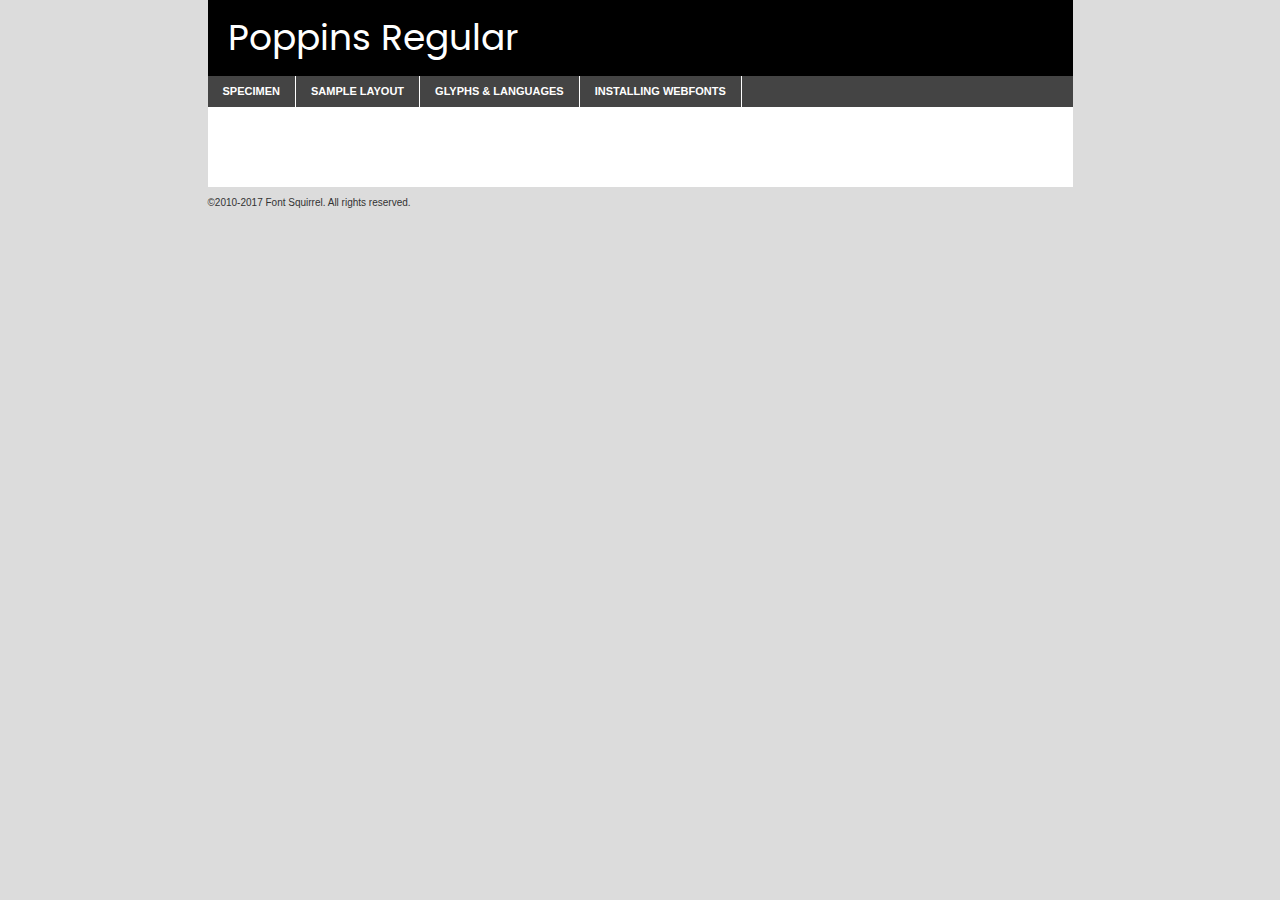
<file: landingpage/components/fonts/poppins-regular-demo.html>
<!DOCTYPE html PUBLIC "-//W3C//DTD XHTML 1.0 Transitional//EN"
	"http://www.w3.org/TR/xhtml1/DTD/xhtml1-transitional.dtd">

<html xmlns="http://www.w3.org/1999/xhtml" xml:lang="en" lang="en">
<head>
	<meta http-equiv="Content-Type" content="text/html; charset=utf-8" />
	<script src="http://ajax.googleapis.com/ajax/libs/jquery/1.7.2/jquery.min.js" type="text/javascript" charset="utf-8"></script>
	<script type="text/javascript">
	(function($){$.fn.easyTabs=function(option){var param=jQuery.extend({fadeSpeed:"fast",defaultContent:1,activeClass:'active'},option);$(this).each(function(){var thisId="#"+this.id;if(param.defaultContent==''){param.defaultContent=1;}
	if(typeof param.defaultContent=="number")
	{var defaultTab=$(thisId+" .tabs li:eq("+(param.defaultContent-1)+") a").attr('href').substr(1);}else{var defaultTab=param.defaultContent;}
	$(thisId+" .tabs li a").each(function(){var tabToHide=$(this).attr('href').substr(1);$("#"+tabToHide).addClass('easytabs-tab-content');});hideAll();changeContent(defaultTab);function hideAll(){$(thisId+" .easytabs-tab-content").hide();}
	function changeContent(tabId){hideAll();$(thisId+" .tabs li").removeClass(param.activeClass);$(thisId+" .tabs li a[href=#"+tabId+"]").closest('li').addClass(param.activeClass);if(param.fadeSpeed!="none")
	{$(thisId+" #"+tabId).fadeIn(param.fadeSpeed);}else{$(thisId+" #"+tabId).show();}}
	$(thisId+" .tabs li").click(function(){var tabId=$(this).find('a').attr('href').substr(1);changeContent(tabId);return false;});});}})(jQuery);
	</script>
	<link rel="stylesheet" href="specimen_files/specimen_stylesheet.css" type="text/css" charset="utf-8" />
	<link rel="stylesheet" href="stylesheet.css" type="text/css" charset="utf-8" />

	<style type="text/css">
					body{
				font-family: 'poppinsregular';
							}
		</style>

	<title>Poppins Regular Specimen</title>
	
	
	<script type="text/javascript" charset="utf-8">
		$(document).ready(function() {
			$('#container').easyTabs({defaultContent:1});
		});
	</script>
</head>

<body>
<div id="container">
	<div id="header">
		Poppins Regular	</div>
	<ul class="tabs">
		<li><a href="#specimen">Specimen</a></li>
		<li><a href="#layout">Sample Layout</a></li>
				<li><a href="#glyphs">Glyphs &amp; Languages</a></li>
		<li><a href="#installing">Installing Webfonts</a></li>
		
	</ul>
	
	<div id="main_content">

		
			<div id="specimen">
		
				<div class="section">
					<div class="grid12 firstcol">
						<div class="huge">AaBb</div>
					</div>
				</div>
		
				<div class="section">
					<div class="glyph_range">A&#x200B;B&#x200b;C&#x200b;D&#x200b;E&#x200b;F&#x200b;G&#x200b;H&#x200b;I&#x200b;J&#x200b;K&#x200b;L&#x200b;M&#x200b;N&#x200b;O&#x200b;P&#x200b;Q&#x200b;R&#x200b;S&#x200b;T&#x200b;U&#x200b;V&#x200b;W&#x200b;X&#x200b;Y&#x200b;Z&#x200b;a&#x200b;b&#x200b;c&#x200b;d&#x200b;e&#x200b;f&#x200b;g&#x200b;h&#x200b;i&#x200b;j&#x200b;k&#x200b;l&#x200b;m&#x200b;n&#x200b;o&#x200b;p&#x200b;q&#x200b;r&#x200b;s&#x200b;t&#x200b;u&#x200b;v&#x200b;w&#x200b;x&#x200b;y&#x200b;z&#x200b;1&#x200b;2&#x200b;3&#x200b;4&#x200b;5&#x200b;6&#x200b;7&#x200b;8&#x200b;9&#x200b;0&#x200b;&amp;&#x200b;.&#x200b;,&#x200b;?&#x200b;!&#x200b;&#64;&#x200b;(&#x200b;)&#x200b;#&#x200b;$&#x200b;%&#x200b;*&#x200b;+&#x200b;-&#x200b;=&#x200b;:&#x200b;;</div>
				</div>
				<div class="section">
					<div class="grid12 firstcol">
						<table class="sample_table">
							<tr><td>10</td><td class="size10">abcdefghijklmnopqrstuvwxyzABCDEFGHIJKLMNOPQRSTUVWXYZ0123456789abcdefghijklmnopqrstuvwxyzABCDEFGHIJKLMNOPQRSTUVWXYZ0123456789abcdefghijklmnopqrstuvwxyzABCDEFGHIJKLMNOPQRSTUVWXYZ</td></tr>
							<tr><td>11</td><td class="size11">abcdefghijklmnopqrstuvwxyzABCDEFGHIJKLMNOPQRSTUVWXYZ0123456789abcdefghijklmnopqrstuvwxyzABCDEFGHIJKLMNOPQRSTUVWXYZ0123456789abcdefghijklmnopqrstuvwxyzABCDEFGHIJKLMNOPQRSTUVWXYZ</td></tr>
							<tr><td>12</td><td class="size12">abcdefghijklmnopqrstuvwxyzABCDEFGHIJKLMNOPQRSTUVWXYZ0123456789abcdefghijklmnopqrstuvwxyzABCDEFGHIJKLMNOPQRSTUVWXYZ0123456789abcdefghijklmnopqrstuvwxyzABCDEFGHIJKLMNOPQRSTUVWXYZ</td></tr>
							<tr><td>13</td><td class="size13">abcdefghijklmnopqrstuvwxyzABCDEFGHIJKLMNOPQRSTUVWXYZ0123456789abcdefghijklmnopqrstuvwxyzABCDEFGHIJKLMNOPQRSTUVWXYZ0123456789abcdefghijklmnopqrstuvwxyzABCDEFGHIJKLMNOPQRSTUVWXYZ</td></tr>
							<tr><td>14</td><td class="size14">abcdefghijklmnopqrstuvwxyzABCDEFGHIJKLMNOPQRSTUVWXYZ0123456789abcdefghijklmnopqrstuvwxyzABCDEFGHIJKLMNOPQRSTUVWXYZ0123456789abcdefghijklmnopqrstuvwxyzABCDEFGHIJKLMNOPQRSTUVWXYZ</td></tr>
							<tr><td>16</td><td class="size16">abcdefghijklmnopqrstuvwxyzABCDEFGHIJKLMNOPQRSTUVWXYZ0123456789abcdefghijklmnopqrstuvwxyzABCDEFGHIJKLMNOPQRSTUVWXYZ</td></tr>
							<tr><td>18</td><td class="size18">abcdefghijklmnopqrstuvwxyzABCDEFGHIJKLMNOPQRSTUVWXYZ0123456789abcdefghijklmnopqrstuvwxyzABCDEFGHIJKLMNOPQRSTUVWXYZ</td></tr>
							<tr><td>20</td><td class="size20">abcdefghijklmnopqrstuvwxyzABCDEFGHIJKLMNOPQRSTUVWXYZ0123456789abcdefghijklmnopqrstuvwxyzABCDEFGHIJKLMNOPQRSTUVWXYZ</td></tr>
							<tr><td>24</td><td class="size24">abcdefghijklmnopqrstuvwxyzABCDEFGHIJKLMNOPQRSTUVWXYZ0123456789abcdefghijklmnopqrstuvwxyzABCDEFGHIJKLMNOPQRSTUVWXYZ</td></tr>
							<tr><td>30</td><td class="size30">abcdefghijklmnopqrstuvwxyzABCDEFGHIJKLMNOPQRSTUVWXYZ0123456789abcdefghijklmnopqrstuvwxyzABCDEFGHIJKLMNOPQRSTUVWXYZ</td></tr>
							<tr><td>36</td><td class="size36">abcdefghijklmnopqrstuvwxyzABCDEFGHIJKLMNOPQRSTUVWXYZ0123456789abcdefghijklmnopqrstuvwxyzABCDEFGHIJKLMNOPQRSTUVWXYZ</td></tr>
							<tr><td>48</td><td class="size48">abcdefghijklmnopqrstuvwxyzABCDEFGHIJKLMNOPQRSTUVWXYZ0123456789abcdefghijklmnopqrstuvwxyzABCDEFGHIJKLMNOPQRSTUVWXYZ</td></tr>
							<tr><td>60</td><td class="size60">abcdefghijklmnopqrstuvwxyzABCDEFGHIJKLMNOPQRSTUVWXYZ0123456789abcdefghijklmnopqrstuvwxyzABCDEFGHIJKLMNOPQRSTUVWXYZ</td></tr>
							<tr><td>72</td><td class="size72">abcdefghijklmnopqrstuvwxyzABCDEFGHIJKLMNOPQRSTUVWXYZ0123456789abcdefghijklmnopqrstuvwxyzABCDEFGHIJKLMNOPQRSTUVWXYZ</td></tr>
							<tr><td>90</td><td class="size90">abcdefghijklmnopqrstuvwxyzABCDEFGHIJKLMNOPQRSTUVWXYZ0123456789abcdefghijklmnopqrstuvwxyzABCDEFGHIJKLMNOPQRSTUVWXYZ</td></tr>
						</table>
				
					</div>
			
				</div>
		
		
		
								<div class="section" id="bodycomparison">


										<div id="xheight">
				<div class="fontbody">&#x25FC;&#x25FC;&#x25FC;&#x25FC;&#x25FC;&#x25FC;&#x25FC;&#x25FC;&#x25FC;&#x25FC;&#x25FC;&#x25FC;&#x25FC;&#x25FC;&#x25FC;&#x25FC;&#x25FC;&#x25FC;&#x25FC;&#x25FC;&#x25FC;&#x25FC;&#x25FC;&#x25FC;&#x25FC;&#x25FC;&#x25FC;&#x25FC;&#x25FC;&#x25FC;&#x25FC;&#x25FC;&#x25FC;&#x25FC;&#x25FC;&#x25FC;&#x25FC;&#x25FC;&#x25FC;&#x25FC;&#x25FC;&#x25FC;&#x25FC;&#x25FC;&#x25FC;&#x25FC;&#x25FC;&#x25FC;&#x25FC;&#x25FC;&#x25FC;&#x25FC;&#x25FC;&#x25FC;&#x25FC;&#x25FC;&#x25FC;&#x25FC;&#x25FC;&#x25FC;&#x25FC;&#x25FC;&#x25FC;&#x25FC;&#x25FC;&#x25FC;&#x25FC;&#x25FC;&#x25FC;&#x25FC;&#x25FC;&#x25FC;&#x25FC;&#x25FC;&#x25FC;&#x25FC;&#x25FC;&#x25FC;&#x25FC;&#x25FC;&#x25FC;&#x25FC;&#x25FC;&#x25FC;&#x25FC;&#x25FC;&#x25FC;&#x25FC;&#x25FC;&#x25FC;&#x25FC;&#x25FC;&#x25FC;&#x25FC;&#x25FC;&#x25FC;&#x25FC;&#x25FC;&#x25FC;body</div><div class="arialbody">body</div><div class="verdanabody">body</div><div class="georgiabody">body</div></div>
										<div class="fontbody" style="z-index:1">
											body<span>Poppins Regular</span>
										</div>
										<div class="arialbody" style="z-index:1">
											body<span>Arial</span>
										</div>
										<div class="verdanabody" style="z-index:1">
											body<span>Verdana</span>
										</div>
										<div class="georgiabody" style="z-index:1">
											body<span>Georgia</span>
										</div>



								</div>
		
		
				<div class="section psample psample_row1" id="">
					
					<div class="grid2 firstcol">
						<p class="size10"><span>10.</span>Aenean lacinia bibendum nulla sed consectetur. Fusce dapibus, tellus ac cursus commodo, tortor mauris condimentum nibh, ut fermentum massa justo sit amet risus. Nullam id dolor id nibh ultricies vehicula ut id elit. Cum sociis natoque penatibus et magnis dis parturient montes, nascetur ridiculus mus. Nulla vitae elit libero, a pharetra augue.</p>
			
					</div>
					<div class="grid3">
						<p class="size11"><span>11.</span>Aenean lacinia bibendum nulla sed consectetur. Fusce dapibus, tellus ac cursus commodo, tortor mauris condimentum nibh, ut fermentum massa justo sit amet risus. Nullam id dolor id nibh ultricies vehicula ut id elit. Cum sociis natoque penatibus et magnis dis parturient montes, nascetur ridiculus mus. Nulla vitae elit libero, a pharetra augue.</p>
			
					</div>
					<div class="grid3">
						<p class="size12"><span>12.</span>Aenean lacinia bibendum nulla sed consectetur. Fusce dapibus, tellus ac cursus commodo, tortor mauris condimentum nibh, ut fermentum massa justo sit amet risus. Nullam id dolor id nibh ultricies vehicula ut id elit. Cum sociis natoque penatibus et magnis dis parturient montes, nascetur ridiculus mus. Nulla vitae elit libero, a pharetra augue.</p>
			
					</div>
					<div class="grid4">
						<p class="size13"><span>13.</span>Aenean lacinia bibendum nulla sed consectetur. Fusce dapibus, tellus ac cursus commodo, tortor mauris condimentum nibh, ut fermentum massa justo sit amet risus. Nullam id dolor id nibh ultricies vehicula ut id elit. Cum sociis natoque penatibus et magnis dis parturient montes, nascetur ridiculus mus. Nulla vitae elit libero, a pharetra augue.</p>
			
					</div>
					<div class="white_blend"></div>
					
				</div>
				<div class="section psample psample_row2" id="">
					<div class="grid3 firstcol">
						<p class="size14"><span>14.</span>Aenean lacinia bibendum nulla sed consectetur. Fusce dapibus, tellus ac cursus commodo, tortor mauris condimentum nibh, ut fermentum massa justo sit amet risus. Nullam id dolor id nibh ultricies vehicula ut id elit. Cum sociis natoque penatibus et magnis dis parturient montes, nascetur ridiculus mus. Nulla vitae elit libero, a pharetra augue.</p>
			
					</div>
					<div class="grid4">
						<p class="size16"><span>16.</span>Aenean lacinia bibendum nulla sed consectetur. Fusce dapibus, tellus ac cursus commodo, tortor mauris condimentum nibh, ut fermentum massa justo sit amet risus. Nullam id dolor id nibh ultricies vehicula ut id elit. Cum sociis natoque penatibus et magnis dis parturient montes, nascetur ridiculus mus. Nulla vitae elit libero, a pharetra augue.</p>
			
					</div>
					<div class="grid5">
						<p class="size18"><span>18.</span>Aenean lacinia bibendum nulla sed consectetur. Fusce dapibus, tellus ac cursus commodo, tortor mauris condimentum nibh, ut fermentum massa justo sit amet risus. Nullam id dolor id nibh ultricies vehicula ut id elit. Cum sociis natoque penatibus et magnis dis parturient montes, nascetur ridiculus mus. Nulla vitae elit libero, a pharetra augue.</p>
			
					</div>

					<div class="white_blend"></div>

				</div>
				
				<div class="section psample psample_row3" id="">
					<div class="grid5 firstcol">
						<p class="size20"><span>20.</span>Aenean lacinia bibendum nulla sed consectetur. Fusce dapibus, tellus ac cursus commodo, tortor mauris condimentum nibh, ut fermentum massa justo sit amet risus. Nullam id dolor id nibh ultricies vehicula ut id elit. Cum sociis natoque penatibus et magnis dis parturient montes, nascetur ridiculus mus. Nulla vitae elit libero, a pharetra augue.</p>
					</div>
					<div class="grid7">
						<p class="size24"><span>24.</span>Aenean lacinia bibendum nulla sed consectetur. Fusce dapibus, tellus ac cursus commodo, tortor mauris condimentum nibh, ut fermentum massa justo sit amet risus. Nullam id dolor id nibh ultricies vehicula ut id elit. Cum sociis natoque penatibus et magnis dis parturient montes, nascetur ridiculus mus. Nulla vitae elit libero, a pharetra augue.</p>
					</div>
					
					<div class="white_blend"></div>
					
				</div>
				
				<div class="section psample psample_row4" id="">
					<div class="grid12 firstcol">
						<p class="size30"><span>30.</span>Aenean lacinia bibendum nulla sed consectetur. Fusce dapibus, tellus ac cursus commodo, tortor mauris condimentum nibh, ut fermentum massa justo sit amet risus. Nullam id dolor id nibh ultricies vehicula ut id elit. Cum sociis natoque penatibus et magnis dis parturient montes, nascetur ridiculus mus. Nulla vitae elit libero, a pharetra augue.</p>
					</div>
					<div class="white_blend"></div>
					
				</div>
				
				
				
				<div class="section psample psample_row1 fullreverse">
					<div class="grid2 firstcol">
						<p class="size10"><span>10.</span>Aenean lacinia bibendum nulla sed consectetur. Fusce dapibus, tellus ac cursus commodo, tortor mauris condimentum nibh, ut fermentum massa justo sit amet risus. Nullam id dolor id nibh ultricies vehicula ut id elit. Cum sociis natoque penatibus et magnis dis parturient montes, nascetur ridiculus mus. Nulla vitae elit libero, a pharetra augue.</p>
			
					</div>
					<div class="grid3">
						<p class="size11"><span>11.</span>Aenean lacinia bibendum nulla sed consectetur. Fusce dapibus, tellus ac cursus commodo, tortor mauris condimentum nibh, ut fermentum massa justo sit amet risus. Nullam id dolor id nibh ultricies vehicula ut id elit. Cum sociis natoque penatibus et magnis dis parturient montes, nascetur ridiculus mus. Nulla vitae elit libero, a pharetra augue.</p>
			
					</div>
					<div class="grid3">
						<p class="size12"><span>12.</span>Aenean lacinia bibendum nulla sed consectetur. Fusce dapibus, tellus ac cursus commodo, tortor mauris condimentum nibh, ut fermentum massa justo sit amet risus. Nullam id dolor id nibh ultricies vehicula ut id elit. Cum sociis natoque penatibus et magnis dis parturient montes, nascetur ridiculus mus. Nulla vitae elit libero, a pharetra augue.</p>
			
					</div>
					<div class="grid4">
						<p class="size13"><span>13.</span>Aenean lacinia bibendum nulla sed consectetur. Fusce dapibus, tellus ac cursus commodo, tortor mauris condimentum nibh, ut fermentum massa justo sit amet risus. Nullam id dolor id nibh ultricies vehicula ut id elit. Cum sociis natoque penatibus et magnis dis parturient montes, nascetur ridiculus mus. Nulla vitae elit libero, a pharetra augue.</p>
			
					</div>
					<div class="black_blend"></div>
					
				</div>
				
				<div class="section psample psample_row2 fullreverse">
					<div class="grid3 firstcol">
						<p class="size14"><span>14.</span>Aenean lacinia bibendum nulla sed consectetur. Fusce dapibus, tellus ac cursus commodo, tortor mauris condimentum nibh, ut fermentum massa justo sit amet risus. Nullam id dolor id nibh ultricies vehicula ut id elit. Cum sociis natoque penatibus et magnis dis parturient montes, nascetur ridiculus mus. Nulla vitae elit libero, a pharetra augue.</p>
			
					</div>
					<div class="grid4">
						<p class="size16"><span>16.</span>Aenean lacinia bibendum nulla sed consectetur. Fusce dapibus, tellus ac cursus commodo, tortor mauris condimentum nibh, ut fermentum massa justo sit amet risus. Nullam id dolor id nibh ultricies vehicula ut id elit. Cum sociis natoque penatibus et magnis dis parturient montes, nascetur ridiculus mus. Nulla vitae elit libero, a pharetra augue.</p>
			
					</div>
					<div class="grid5">
						<p class="size18"><span>18.</span>Aenean lacinia bibendum nulla sed consectetur. Fusce dapibus, tellus ac cursus commodo, tortor mauris condimentum nibh, ut fermentum massa justo sit amet risus. Nullam id dolor id nibh ultricies vehicula ut id elit. Cum sociis natoque penatibus et magnis dis parturient montes, nascetur ridiculus mus. Nulla vitae elit libero, a pharetra augue.</p>
			
					</div>
					<div class="black_blend"></div>

				</div>
				
				<div class="section psample fullreverse psample_row3" id="">
					<div class="grid5 firstcol">
						<p class="size20"><span>20.</span>Aenean lacinia bibendum nulla sed consectetur. Fusce dapibus, tellus ac cursus commodo, tortor mauris condimentum nibh, ut fermentum massa justo sit amet risus. Nullam id dolor id nibh ultricies vehicula ut id elit. Cum sociis natoque penatibus et magnis dis parturient montes, nascetur ridiculus mus. Nulla vitae elit libero, a pharetra augue.</p>
					</div>
					<div class="grid7">
						<p class="size24"><span>24.</span>Aenean lacinia bibendum nulla sed consectetur. Fusce dapibus, tellus ac cursus commodo, tortor mauris condimentum nibh, ut fermentum massa justo sit amet risus. Nullam id dolor id nibh ultricies vehicula ut id elit. Cum sociis natoque penatibus et magnis dis parturient montes, nascetur ridiculus mus. Nulla vitae elit libero, a pharetra augue.</p>
					</div>
					
					<div class="black_blend"></div>
					
				</div>
				
				<div class="section psample fullreverse psample_row4" id="" style="border-bottom: 20px #000 solid;">
					<div class="grid12 firstcol">
						<p class="size30"><span>30.</span>Aenean lacinia bibendum nulla sed consectetur. Fusce dapibus, tellus ac cursus commodo, tortor mauris condimentum nibh, ut fermentum massa justo sit amet risus. Nullam id dolor id nibh ultricies vehicula ut id elit. Cum sociis natoque penatibus et magnis dis parturient montes, nascetur ridiculus mus. Nulla vitae elit libero, a pharetra augue.</p>
					</div>
					<div class="black_blend"></div>
					
				</div>
				
				
				
				
			</div>
			
			<div id="layout">
				
				<div class="section">
					
					<div class="grid12 firstcol">
						<h1>Lorem Ipsum Dolor</h1>
						<h2>Etiam porta sem malesuada magna mollis euismod</h2>
						
						<p class="byline">By <a href="#link">Aenean Lacinia</a></p>
					</div>
				</div>
				<div class="section">
					<div class="grid8 firstcol">
						<p class="large">Donec sed odio dui. Morbi leo risus, porta ac consectetur ac, vestibulum at eros. Fusce dapibus, tellus ac cursus commodo, tortor mauris condimentum nibh, ut fermentum massa justo sit amet risus. </p>

						
						<h3>Pellentesque ornare sem</h3>

						<p>Maecenas sed diam eget risus varius blandit sit amet non magna. Maecenas faucibus mollis interdum. Donec ullamcorper nulla non metus auctor fringilla. Nullam id dolor id nibh ultricies vehicula ut id elit. Nullam id dolor id nibh ultricies vehicula ut id elit. </p>

						<p>Aenean eu leo quam. Pellentesque ornare sem lacinia quam venenatis vestibulum. Lorem ipsum dolor sit amet, consectetur adipiscing elit. Cum sociis natoque penatibus et magnis dis parturient montes, nascetur ridiculus mus. </p>

						<p>Nulla vitae elit libero, a pharetra augue. Praesent commodo cursus magna, vel scelerisque nisl consectetur et. Aenean lacinia bibendum nulla sed consectetur. </p>

						<p>Nullam quis risus eget urna mollis ornare vel eu leo. Nullam quis risus eget urna mollis ornare vel eu leo. Maecenas sed diam eget risus varius blandit sit amet non magna. Donec ullamcorper nulla non metus auctor fringilla. </p>

						<h3>Cras mattis consectetur</h3>

						<p>Aenean eu leo quam. Pellentesque ornare sem lacinia quam venenatis vestibulum. Aenean lacinia bibendum nulla sed consectetur. Integer posuere erat a ante venenatis dapibus posuere velit aliquet. Cras mattis consectetur purus sit amet fermentum. </p>

						<p>Nullam id dolor id nibh ultricies vehicula ut id elit. Nullam quis risus eget urna mollis ornare vel eu leo. Cras mattis consectetur purus sit amet fermentum.</p>
					</div>
					
					<div class="grid4 sidebar">
						
						<div class="box reverse">
							<p class="last">Nullam quis risus eget urna mollis ornare vel eu leo. Donec ullamcorper nulla non metus auctor fringilla. Cras mattis consectetur purus sit amet fermentum. Sed posuere consectetur est at lobortis. Lorem ipsum dolor sit amet, consectetur adipiscing elit. </p>
						</div>
						
						<p class="caption">Maecenas sed diam eget risus varius.</p>

						<p>Vestibulum id ligula porta felis euismod semper. Integer posuere erat a ante venenatis dapibus posuere velit aliquet. Vestibulum id ligula porta felis euismod semper. Sed posuere consectetur est at lobortis. Maecenas sed diam eget risus varius blandit sit amet non magna. Fusce dapibus, tellus ac cursus commodo, tortor mauris condimentum nibh, ut fermentum massa justo sit amet risus. </p>

					

						<p>Duis mollis, est non commodo luctus, nisi erat porttitor ligula, eget lacinia odio sem nec elit. Aenean lacinia bibendum nulla sed consectetur. Vivamus sagittis lacus vel augue laoreet rutrum faucibus dolor auctor. Aenean lacinia bibendum nulla sed consectetur. Nullam quis risus eget urna mollis ornare vel eu leo. </p>

						<p>Praesent commodo cursus magna, vel scelerisque nisl consectetur et. Donec ullamcorper nulla non metus auctor fringilla. Maecenas faucibus mollis interdum. Fusce dapibus, tellus ac cursus commodo, tortor mauris condimentum nibh, ut fermentum massa justo sit amet risus. </p>

					</div>
				</div>
				
			</div>


			



		<div id="glyphs">
			<div class="section">
				<div class="grid12 firstcol">
			
				<h1>Language Support</h1>
				<p>The subset of Poppins Regular in this kit supports the following languages:<br />
			
					Albanian, Basque, Breton, Chamorro, Danish, Dutch, English, Faroese, Finnish, French, Frisian, Galician, German, Icelandic, Italian, Malagasy, Norwegian, Portuguese, Spanish, Alsatian, Aragonese, Arapaho, Arrernte, Asturian, Aymara, Bislama, Cebuano, Corsican, Fijian, French_creole, Genoese, Gilbertese, Greenlandic, Haitian_creole, Hiligaynon, Hmong, Hopi, Ibanag, Iloko_ilokano, Indonesian, Interglossa_glosa, Interlingua, Irish_gaelic, Jerriais, Lojban, Lombard, Luxembourgeois, Manx, Mohawk, Norfolk_pitcairnese, Occitan, Oromo, Pangasinan, Papiamento, Piedmontese, Potawatomi, Rhaeto-romance, Romansh, Rotokas, Sami_lule, Samoan, Sardinian, Scots_gaelic, Seychelles_creole, Shona, Sicilian, Somali, Southern_ndebele, Swahili, Swati_swazi, Tagalog_filipino_pilipino, Tetum, Tok_pisin, Uyghur_latinized, Volapuk, Walloon, Warlpiri, Xhosa, Yapese, Zulu, Latinbasic, Ubasic, Demo				</p>
				<h1>Glyph Chart</h1>
				<p>The subset of Poppins Regular in this kit includes all the glyphs listed below. Unicode entities are included above each glyph to help you insert individual characters into your layout.</p>
				<div id="glyph_chart">
			
																														 <div><p>&amp;#13;</p>&#13;</div>
																				 <div><p>&amp;#32;</p>&#32;</div>
																				 <div><p>&amp;#33;</p>&#33;</div>
																				 <div><p>&amp;#34;</p>&#34;</div>
																				 <div><p>&amp;#35;</p>&#35;</div>
																				 <div><p>&amp;#36;</p>&#36;</div>
																				 <div><p>&amp;#37;</p>&#37;</div>
																				 <div><p>&amp;#38;</p>&#38;</div>
																				 <div><p>&amp;#39;</p>&#39;</div>
																				 <div><p>&amp;#40;</p>&#40;</div>
																				 <div><p>&amp;#41;</p>&#41;</div>
																				 <div><p>&amp;#42;</p>&#42;</div>
																				 <div><p>&amp;#43;</p>&#43;</div>
																				 <div><p>&amp;#44;</p>&#44;</div>
																				 <div><p>&amp;#45;</p>&#45;</div>
																				 <div><p>&amp;#46;</p>&#46;</div>
																				 <div><p>&amp;#47;</p>&#47;</div>
																				 <div><p>&amp;#48;</p>&#48;</div>
																				 <div><p>&amp;#49;</p>&#49;</div>
																				 <div><p>&amp;#50;</p>&#50;</div>
																				 <div><p>&amp;#51;</p>&#51;</div>
																				 <div><p>&amp;#52;</p>&#52;</div>
																				 <div><p>&amp;#53;</p>&#53;</div>
																				 <div><p>&amp;#54;</p>&#54;</div>
																				 <div><p>&amp;#55;</p>&#55;</div>
																				 <div><p>&amp;#56;</p>&#56;</div>
																				 <div><p>&amp;#57;</p>&#57;</div>
																				 <div><p>&amp;#58;</p>&#58;</div>
																				 <div><p>&amp;#59;</p>&#59;</div>
																				 <div><p>&amp;#60;</p>&#60;</div>
																				 <div><p>&amp;#61;</p>&#61;</div>
																				 <div><p>&amp;#62;</p>&#62;</div>
																				 <div><p>&amp;#63;</p>&#63;</div>
																				 <div><p>&amp;#64;</p>&#64;</div>
																				 <div><p>&amp;#65;</p>&#65;</div>
																				 <div><p>&amp;#66;</p>&#66;</div>
																				 <div><p>&amp;#67;</p>&#67;</div>
																				 <div><p>&amp;#68;</p>&#68;</div>
																				 <div><p>&amp;#69;</p>&#69;</div>
																				 <div><p>&amp;#70;</p>&#70;</div>
																				 <div><p>&amp;#71;</p>&#71;</div>
																				 <div><p>&amp;#72;</p>&#72;</div>
																				 <div><p>&amp;#73;</p>&#73;</div>
																				 <div><p>&amp;#74;</p>&#74;</div>
																				 <div><p>&amp;#75;</p>&#75;</div>
																				 <div><p>&amp;#76;</p>&#76;</div>
																				 <div><p>&amp;#77;</p>&#77;</div>
																				 <div><p>&amp;#78;</p>&#78;</div>
																				 <div><p>&amp;#79;</p>&#79;</div>
																				 <div><p>&amp;#80;</p>&#80;</div>
																				 <div><p>&amp;#81;</p>&#81;</div>
																				 <div><p>&amp;#82;</p>&#82;</div>
																				 <div><p>&amp;#83;</p>&#83;</div>
																				 <div><p>&amp;#84;</p>&#84;</div>
																				 <div><p>&amp;#85;</p>&#85;</div>
																				 <div><p>&amp;#86;</p>&#86;</div>
																				 <div><p>&amp;#87;</p>&#87;</div>
																				 <div><p>&amp;#88;</p>&#88;</div>
																				 <div><p>&amp;#89;</p>&#89;</div>
																				 <div><p>&amp;#90;</p>&#90;</div>
																				 <div><p>&amp;#91;</p>&#91;</div>
																				 <div><p>&amp;#92;</p>&#92;</div>
																				 <div><p>&amp;#93;</p>&#93;</div>
																				 <div><p>&amp;#94;</p>&#94;</div>
																				 <div><p>&amp;#95;</p>&#95;</div>
																				 <div><p>&amp;#96;</p>&#96;</div>
																				 <div><p>&amp;#97;</p>&#97;</div>
																				 <div><p>&amp;#98;</p>&#98;</div>
																				 <div><p>&amp;#99;</p>&#99;</div>
																				 <div><p>&amp;#100;</p>&#100;</div>
																				 <div><p>&amp;#101;</p>&#101;</div>
																				 <div><p>&amp;#102;</p>&#102;</div>
																				 <div><p>&amp;#103;</p>&#103;</div>
																				 <div><p>&amp;#104;</p>&#104;</div>
																				 <div><p>&amp;#105;</p>&#105;</div>
																				 <div><p>&amp;#106;</p>&#106;</div>
																				 <div><p>&amp;#107;</p>&#107;</div>
																				 <div><p>&amp;#108;</p>&#108;</div>
																				 <div><p>&amp;#109;</p>&#109;</div>
																				 <div><p>&amp;#110;</p>&#110;</div>
																				 <div><p>&amp;#111;</p>&#111;</div>
																				 <div><p>&amp;#112;</p>&#112;</div>
																				 <div><p>&amp;#113;</p>&#113;</div>
																				 <div><p>&amp;#114;</p>&#114;</div>
																				 <div><p>&amp;#115;</p>&#115;</div>
																				 <div><p>&amp;#116;</p>&#116;</div>
																				 <div><p>&amp;#117;</p>&#117;</div>
																				 <div><p>&amp;#118;</p>&#118;</div>
																				 <div><p>&amp;#119;</p>&#119;</div>
																				 <div><p>&amp;#120;</p>&#120;</div>
																				 <div><p>&amp;#121;</p>&#121;</div>
																				 <div><p>&amp;#122;</p>&#122;</div>
																				 <div><p>&amp;#123;</p>&#123;</div>
																				 <div><p>&amp;#124;</p>&#124;</div>
																				 <div><p>&amp;#125;</p>&#125;</div>
																				 <div><p>&amp;#126;</p>&#126;</div>
																				 <div><p>&amp;#160;</p>&#160;</div>
																				 <div><p>&amp;#161;</p>&#161;</div>
																				 <div><p>&amp;#162;</p>&#162;</div>
																				 <div><p>&amp;#163;</p>&#163;</div>
																				 <div><p>&amp;#164;</p>&#164;</div>
																				 <div><p>&amp;#165;</p>&#165;</div>
																				 <div><p>&amp;#166;</p>&#166;</div>
																				 <div><p>&amp;#167;</p>&#167;</div>
																				 <div><p>&amp;#168;</p>&#168;</div>
																				 <div><p>&amp;#169;</p>&#169;</div>
																				 <div><p>&amp;#170;</p>&#170;</div>
																				 <div><p>&amp;#171;</p>&#171;</div>
																				 <div><p>&amp;#172;</p>&#172;</div>
																				 <div><p>&amp;#173;</p>&#173;</div>
																				 <div><p>&amp;#174;</p>&#174;</div>
																				 <div><p>&amp;#175;</p>&#175;</div>
																				 <div><p>&amp;#176;</p>&#176;</div>
																				 <div><p>&amp;#177;</p>&#177;</div>
																				 <div><p>&amp;#178;</p>&#178;</div>
																				 <div><p>&amp;#179;</p>&#179;</div>
																				 <div><p>&amp;#180;</p>&#180;</div>
																				 <div><p>&amp;#181;</p>&#181;</div>
																				 <div><p>&amp;#182;</p>&#182;</div>
																				 <div><p>&amp;#183;</p>&#183;</div>
																				 <div><p>&amp;#184;</p>&#184;</div>
																				 <div><p>&amp;#185;</p>&#185;</div>
																				 <div><p>&amp;#186;</p>&#186;</div>
																				 <div><p>&amp;#187;</p>&#187;</div>
																				 <div><p>&amp;#188;</p>&#188;</div>
																				 <div><p>&amp;#189;</p>&#189;</div>
																				 <div><p>&amp;#190;</p>&#190;</div>
																				 <div><p>&amp;#191;</p>&#191;</div>
																				 <div><p>&amp;#192;</p>&#192;</div>
																				 <div><p>&amp;#193;</p>&#193;</div>
																				 <div><p>&amp;#194;</p>&#194;</div>
																				 <div><p>&amp;#195;</p>&#195;</div>
																				 <div><p>&amp;#196;</p>&#196;</div>
																				 <div><p>&amp;#197;</p>&#197;</div>
																				 <div><p>&amp;#198;</p>&#198;</div>
																				 <div><p>&amp;#199;</p>&#199;</div>
																				 <div><p>&amp;#200;</p>&#200;</div>
																				 <div><p>&amp;#201;</p>&#201;</div>
																				 <div><p>&amp;#202;</p>&#202;</div>
																				 <div><p>&amp;#203;</p>&#203;</div>
																				 <div><p>&amp;#204;</p>&#204;</div>
																				 <div><p>&amp;#205;</p>&#205;</div>
																				 <div><p>&amp;#206;</p>&#206;</div>
																				 <div><p>&amp;#207;</p>&#207;</div>
																				 <div><p>&amp;#208;</p>&#208;</div>
																				 <div><p>&amp;#209;</p>&#209;</div>
																				 <div><p>&amp;#210;</p>&#210;</div>
																				 <div><p>&amp;#211;</p>&#211;</div>
																				 <div><p>&amp;#212;</p>&#212;</div>
																				 <div><p>&amp;#213;</p>&#213;</div>
																				 <div><p>&amp;#214;</p>&#214;</div>
																				 <div><p>&amp;#215;</p>&#215;</div>
																				 <div><p>&amp;#216;</p>&#216;</div>
																				 <div><p>&amp;#217;</p>&#217;</div>
																				 <div><p>&amp;#218;</p>&#218;</div>
																				 <div><p>&amp;#219;</p>&#219;</div>
																				 <div><p>&amp;#220;</p>&#220;</div>
																				 <div><p>&amp;#221;</p>&#221;</div>
																				 <div><p>&amp;#222;</p>&#222;</div>
																				 <div><p>&amp;#223;</p>&#223;</div>
																				 <div><p>&amp;#224;</p>&#224;</div>
																				 <div><p>&amp;#225;</p>&#225;</div>
																				 <div><p>&amp;#226;</p>&#226;</div>
																				 <div><p>&amp;#227;</p>&#227;</div>
																				 <div><p>&amp;#228;</p>&#228;</div>
																				 <div><p>&amp;#229;</p>&#229;</div>
																				 <div><p>&amp;#230;</p>&#230;</div>
																				 <div><p>&amp;#231;</p>&#231;</div>
																				 <div><p>&amp;#232;</p>&#232;</div>
																				 <div><p>&amp;#233;</p>&#233;</div>
																				 <div><p>&amp;#234;</p>&#234;</div>
																				 <div><p>&amp;#235;</p>&#235;</div>
																				 <div><p>&amp;#236;</p>&#236;</div>
																				 <div><p>&amp;#237;</p>&#237;</div>
																				 <div><p>&amp;#238;</p>&#238;</div>
																				 <div><p>&amp;#239;</p>&#239;</div>
																				 <div><p>&amp;#240;</p>&#240;</div>
																				 <div><p>&amp;#241;</p>&#241;</div>
																				 <div><p>&amp;#242;</p>&#242;</div>
																				 <div><p>&amp;#243;</p>&#243;</div>
																				 <div><p>&amp;#244;</p>&#244;</div>
																				 <div><p>&amp;#245;</p>&#245;</div>
																				 <div><p>&amp;#246;</p>&#246;</div>
																				 <div><p>&amp;#247;</p>&#247;</div>
																				 <div><p>&amp;#248;</p>&#248;</div>
																				 <div><p>&amp;#249;</p>&#249;</div>
																				 <div><p>&amp;#250;</p>&#250;</div>
																				 <div><p>&amp;#251;</p>&#251;</div>
																				 <div><p>&amp;#252;</p>&#252;</div>
																				 <div><p>&amp;#253;</p>&#253;</div>
																				 <div><p>&amp;#254;</p>&#254;</div>
																				 <div><p>&amp;#255;</p>&#255;</div>
																				 <div><p>&amp;#338;</p>&#338;</div>
																				 <div><p>&amp;#339;</p>&#339;</div>
																				 <div><p>&amp;#376;</p>&#376;</div>
																				 <div><p>&amp;#710;</p>&#710;</div>
																				 <div><p>&amp;#732;</p>&#732;</div>
																				 <div><p>&amp;#8192;</p>&#8192;</div>
																				 <div><p>&amp;#8193;</p>&#8193;</div>
																				 <div><p>&amp;#8194;</p>&#8194;</div>
																				 <div><p>&amp;#8195;</p>&#8195;</div>
																				 <div><p>&amp;#8196;</p>&#8196;</div>
																				 <div><p>&amp;#8197;</p>&#8197;</div>
																				 <div><p>&amp;#8198;</p>&#8198;</div>
																				 <div><p>&amp;#8199;</p>&#8199;</div>
																				 <div><p>&amp;#8200;</p>&#8200;</div>
																				 <div><p>&amp;#8201;</p>&#8201;</div>
																				 <div><p>&amp;#8202;</p>&#8202;</div>
																				 <div><p>&amp;#8208;</p>&#8208;</div>
																				 <div><p>&amp;#8209;</p>&#8209;</div>
																				 <div><p>&amp;#8210;</p>&#8210;</div>
																				 <div><p>&amp;#8211;</p>&#8211;</div>
																				 <div><p>&amp;#8212;</p>&#8212;</div>
																				 <div><p>&amp;#8216;</p>&#8216;</div>
																				 <div><p>&amp;#8217;</p>&#8217;</div>
																				 <div><p>&amp;#8218;</p>&#8218;</div>
																				 <div><p>&amp;#8220;</p>&#8220;</div>
																				 <div><p>&amp;#8221;</p>&#8221;</div>
																				 <div><p>&amp;#8222;</p>&#8222;</div>
																				 <div><p>&amp;#8226;</p>&#8226;</div>
																				 <div><p>&amp;#8230;</p>&#8230;</div>
																				 <div><p>&amp;#8239;</p>&#8239;</div>
																				 <div><p>&amp;#8249;</p>&#8249;</div>
																				 <div><p>&amp;#8250;</p>&#8250;</div>
																				 <div><p>&amp;#8287;</p>&#8287;</div>
																				 <div><p>&amp;#8364;</p>&#8364;</div>
																				 <div><p>&amp;#8482;</p>&#8482;</div>
																				 <div><p>&amp;#64257;</p>&#64257;</div>
																				 <div><p>&amp;#64258;</p>&#64258;</div>
																																																</div>	
				</div>
		
		
			</div>
		</div>
		
		
		<div id="specs">
			
		</div>
	
		<div id="installing">
			<div class="section">
				<div class="grid7 firstcol">
					<h1>Installing Webfonts</h1>
					
					<p>Webfonts are supported by all major browser platforms but not all in the same way. There are currently four different font formats that must be included in order to target all browsers. This includes TTF, WOFF, EOT and SVG.</p>
					
					<h2>1. Upload your webfonts</h2>
					<p>You must upload your webfont kit to your website. They should be in or near the same directory as your CSS files.</p>
					
					<h2>2. Include the webfont stylesheet</h2>
					<p>A special CSS @font-face declaration helps the various browsers select the appropriate font it needs without causing you a bunch of headaches. Learn more about this syntax by reading the <a href="https://www.fontspring.com/blog/further-hardening-of-the-bulletproof-syntax">Fontspring blog post</a> about it. The code for it is as follows:</p>


<code>
@font-face{ 
	font-family: 'MyWebFont';
	src: url('WebFont.eot');
	src: url('WebFont.eot?#iefix') format('embedded-opentype'),
	     url('WebFont.woff') format('woff'),
	     url('WebFont.ttf') format('truetype'),
	     url('WebFont.svg#webfont') format('svg');
}
</code>

	<p>We've already gone ahead and generated the code for you. All you have to do is link to the stylesheet in your HTML, like this:</p>
	<code>&lt;link rel=&quot;stylesheet&quot; href=&quot;stylesheet.css&quot; type=&quot;text/css&quot; charset=&quot;utf-8&quot; /&gt;</code>

					<h2>3. Modify your own stylesheet</h2>
					<p>To take advantage of your new fonts, you must tell your stylesheet to use them. Look at the original @font-face declaration above and find the property called "font-family." The name linked there will be what you use to reference the font. Prepend that webfont name to the font stack in the "font-family" property, inside the selector you want to change. For example:</p>
<code>p { font-family: 'WebFont', Arial, sans-serif; }</code>

<h2>4. Test</h2>
<p>Getting webfonts to work cross-browser <em>can</em> be tricky. Use the information in the sidebar to help you if you find that fonts aren't loading in a particular browser.</p>
				</div>
				
				<div class="grid5 sidebar">
					<div class="box">
						<h2>Troubleshooting<br />Font-Face Problems</h2>
						<p>Having trouble getting your webfonts to load in your new website? Here are some tips to sort out what might be the problem.</p>

						<h3>Fonts not showing in any browser</h3>

						<p>This sounds like you need to work on the plumbing. You either did not upload the fonts to the correct directory, or you did not link the fonts properly in the CSS. If you've confirmed that all this is correct and you still have a problem, take a look at your .htaccess file and see if requests are getting intercepted.</p>

						<h3>Fonts not loading in iPhone or iPad</h3>

						<p>The most common problem here is that you are serving the fonts from an IIS server. IIS refuses to serve files that have unknown MIME types. If that is the case, you must set the MIME type for SVG to "image/svg+xml" in the server settings. Follow these instructions from Microsoft if you need help.</p>

						<h3>Fonts not loading in Firefox</h3>

						<p>The primary reason for this failure? You are still using a version Firefox older than 3.5. So upgrade already! If that isn't it, then you are very likely serving fonts from a different domain. Firefox requires that all font assets be served from the same domain. Lastly it is possible that you need to add WOFF to your list of MIME types (if you are serving via IIS.)</p>

						<h3>Fonts not loading in IE</h3>

						<p>Are you looking at Internet Explorer on an actual Windows machine or are you cheating by using a service like Adobe BrowserLab? Many of these screenshot services do not render @font-face for IE. Best to test it on a real machine.</p>

						<h3>Fonts not loading in IE9</h3>

						<p>IE9, like Firefox, requires that fonts be served from the same domain as the website. Make sure that is the case.</p>
					</div>
				</div>
			</div>
			
		</div>
	
	</div>
	<div id="footer">
		<p>&copy;2010-2017 Font Squirrel. All rights reserved.</p>
	</div>
</div>
</body>
</html>
</file>
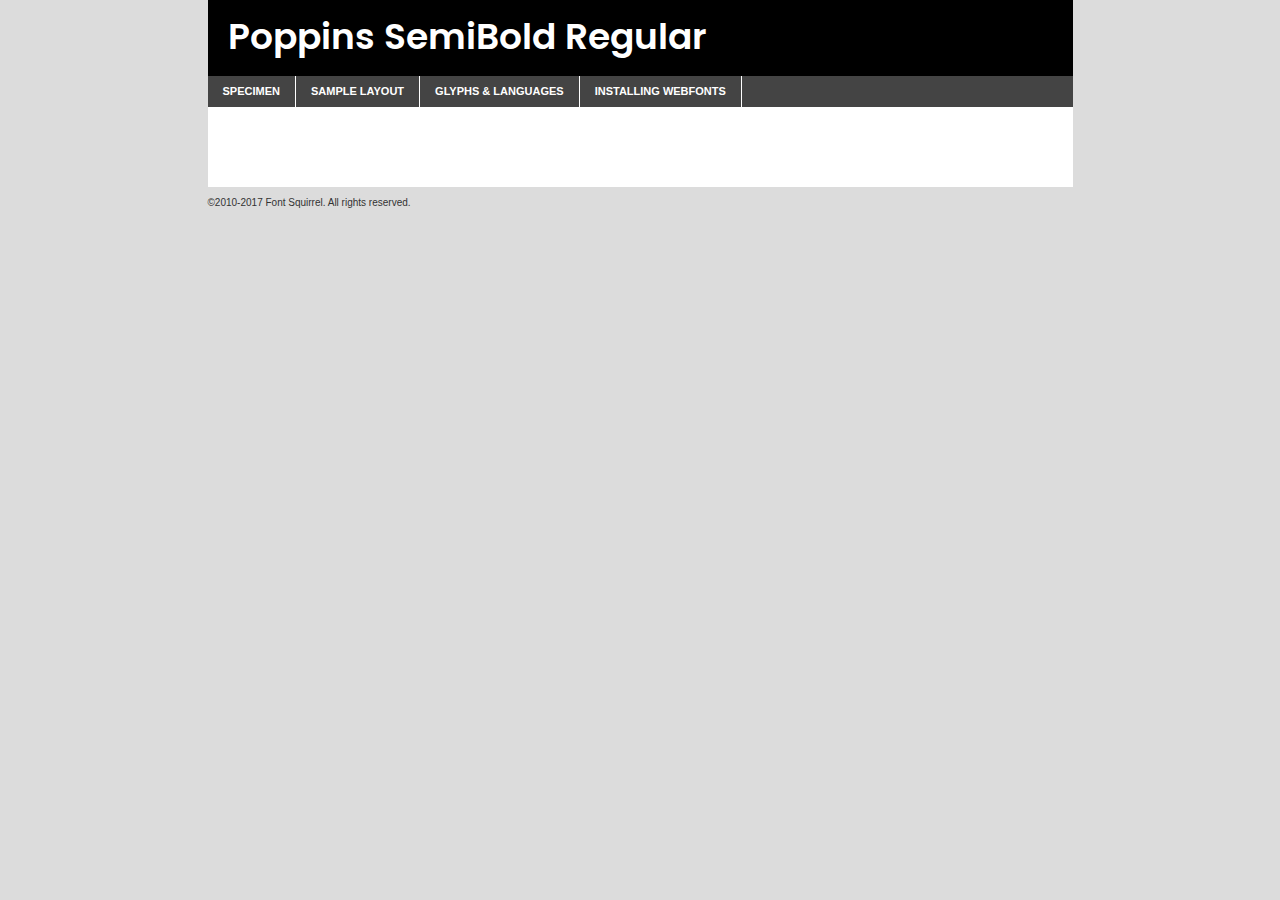
<file: landingpage/components/fonts/poppins-semibold-demo.html>
<!DOCTYPE html PUBLIC "-//W3C//DTD XHTML 1.0 Transitional//EN"
	"http://www.w3.org/TR/xhtml1/DTD/xhtml1-transitional.dtd">

<html xmlns="http://www.w3.org/1999/xhtml" xml:lang="en" lang="en">
<head>
	<meta http-equiv="Content-Type" content="text/html; charset=utf-8" />
	<script src="http://ajax.googleapis.com/ajax/libs/jquery/1.7.2/jquery.min.js" type="text/javascript" charset="utf-8"></script>
	<script type="text/javascript">
	(function($){$.fn.easyTabs=function(option){var param=jQuery.extend({fadeSpeed:"fast",defaultContent:1,activeClass:'active'},option);$(this).each(function(){var thisId="#"+this.id;if(param.defaultContent==''){param.defaultContent=1;}
	if(typeof param.defaultContent=="number")
	{var defaultTab=$(thisId+" .tabs li:eq("+(param.defaultContent-1)+") a").attr('href').substr(1);}else{var defaultTab=param.defaultContent;}
	$(thisId+" .tabs li a").each(function(){var tabToHide=$(this).attr('href').substr(1);$("#"+tabToHide).addClass('easytabs-tab-content');});hideAll();changeContent(defaultTab);function hideAll(){$(thisId+" .easytabs-tab-content").hide();}
	function changeContent(tabId){hideAll();$(thisId+" .tabs li").removeClass(param.activeClass);$(thisId+" .tabs li a[href=#"+tabId+"]").closest('li').addClass(param.activeClass);if(param.fadeSpeed!="none")
	{$(thisId+" #"+tabId).fadeIn(param.fadeSpeed);}else{$(thisId+" #"+tabId).show();}}
	$(thisId+" .tabs li").click(function(){var tabId=$(this).find('a').attr('href').substr(1);changeContent(tabId);return false;});});}})(jQuery);
	</script>
	<link rel="stylesheet" href="specimen_files/specimen_stylesheet.css" type="text/css" charset="utf-8" />
	<link rel="stylesheet" href="stylesheet.css" type="text/css" charset="utf-8" />

	<style type="text/css">
					body{
				font-family: 'poppinssemibold';
							}
		</style>

	<title>Poppins SemiBold Regular Specimen</title>
	
	
	<script type="text/javascript" charset="utf-8">
		$(document).ready(function() {
			$('#container').easyTabs({defaultContent:1});
		});
	</script>
</head>

<body>
<div id="container">
	<div id="header">
		Poppins SemiBold Regular	</div>
	<ul class="tabs">
		<li><a href="#specimen">Specimen</a></li>
		<li><a href="#layout">Sample Layout</a></li>
				<li><a href="#glyphs">Glyphs &amp; Languages</a></li>
		<li><a href="#installing">Installing Webfonts</a></li>
		
	</ul>
	
	<div id="main_content">

		
			<div id="specimen">
		
				<div class="section">
					<div class="grid12 firstcol">
						<div class="huge">AaBb</div>
					</div>
				</div>
		
				<div class="section">
					<div class="glyph_range">A&#x200B;B&#x200b;C&#x200b;D&#x200b;E&#x200b;F&#x200b;G&#x200b;H&#x200b;I&#x200b;J&#x200b;K&#x200b;L&#x200b;M&#x200b;N&#x200b;O&#x200b;P&#x200b;Q&#x200b;R&#x200b;S&#x200b;T&#x200b;U&#x200b;V&#x200b;W&#x200b;X&#x200b;Y&#x200b;Z&#x200b;a&#x200b;b&#x200b;c&#x200b;d&#x200b;e&#x200b;f&#x200b;g&#x200b;h&#x200b;i&#x200b;j&#x200b;k&#x200b;l&#x200b;m&#x200b;n&#x200b;o&#x200b;p&#x200b;q&#x200b;r&#x200b;s&#x200b;t&#x200b;u&#x200b;v&#x200b;w&#x200b;x&#x200b;y&#x200b;z&#x200b;1&#x200b;2&#x200b;3&#x200b;4&#x200b;5&#x200b;6&#x200b;7&#x200b;8&#x200b;9&#x200b;0&#x200b;&amp;&#x200b;.&#x200b;,&#x200b;?&#x200b;!&#x200b;&#64;&#x200b;(&#x200b;)&#x200b;#&#x200b;$&#x200b;%&#x200b;*&#x200b;+&#x200b;-&#x200b;=&#x200b;:&#x200b;;</div>
				</div>
				<div class="section">
					<div class="grid12 firstcol">
						<table class="sample_table">
							<tr><td>10</td><td class="size10">abcdefghijklmnopqrstuvwxyzABCDEFGHIJKLMNOPQRSTUVWXYZ0123456789abcdefghijklmnopqrstuvwxyzABCDEFGHIJKLMNOPQRSTUVWXYZ0123456789abcdefghijklmnopqrstuvwxyzABCDEFGHIJKLMNOPQRSTUVWXYZ</td></tr>
							<tr><td>11</td><td class="size11">abcdefghijklmnopqrstuvwxyzABCDEFGHIJKLMNOPQRSTUVWXYZ0123456789abcdefghijklmnopqrstuvwxyzABCDEFGHIJKLMNOPQRSTUVWXYZ0123456789abcdefghijklmnopqrstuvwxyzABCDEFGHIJKLMNOPQRSTUVWXYZ</td></tr>
							<tr><td>12</td><td class="size12">abcdefghijklmnopqrstuvwxyzABCDEFGHIJKLMNOPQRSTUVWXYZ0123456789abcdefghijklmnopqrstuvwxyzABCDEFGHIJKLMNOPQRSTUVWXYZ0123456789abcdefghijklmnopqrstuvwxyzABCDEFGHIJKLMNOPQRSTUVWXYZ</td></tr>
							<tr><td>13</td><td class="size13">abcdefghijklmnopqrstuvwxyzABCDEFGHIJKLMNOPQRSTUVWXYZ0123456789abcdefghijklmnopqrstuvwxyzABCDEFGHIJKLMNOPQRSTUVWXYZ0123456789abcdefghijklmnopqrstuvwxyzABCDEFGHIJKLMNOPQRSTUVWXYZ</td></tr>
							<tr><td>14</td><td class="size14">abcdefghijklmnopqrstuvwxyzABCDEFGHIJKLMNOPQRSTUVWXYZ0123456789abcdefghijklmnopqrstuvwxyzABCDEFGHIJKLMNOPQRSTUVWXYZ0123456789abcdefghijklmnopqrstuvwxyzABCDEFGHIJKLMNOPQRSTUVWXYZ</td></tr>
							<tr><td>16</td><td class="size16">abcdefghijklmnopqrstuvwxyzABCDEFGHIJKLMNOPQRSTUVWXYZ0123456789abcdefghijklmnopqrstuvwxyzABCDEFGHIJKLMNOPQRSTUVWXYZ</td></tr>
							<tr><td>18</td><td class="size18">abcdefghijklmnopqrstuvwxyzABCDEFGHIJKLMNOPQRSTUVWXYZ0123456789abcdefghijklmnopqrstuvwxyzABCDEFGHIJKLMNOPQRSTUVWXYZ</td></tr>
							<tr><td>20</td><td class="size20">abcdefghijklmnopqrstuvwxyzABCDEFGHIJKLMNOPQRSTUVWXYZ0123456789abcdefghijklmnopqrstuvwxyzABCDEFGHIJKLMNOPQRSTUVWXYZ</td></tr>
							<tr><td>24</td><td class="size24">abcdefghijklmnopqrstuvwxyzABCDEFGHIJKLMNOPQRSTUVWXYZ0123456789abcdefghijklmnopqrstuvwxyzABCDEFGHIJKLMNOPQRSTUVWXYZ</td></tr>
							<tr><td>30</td><td class="size30">abcdefghijklmnopqrstuvwxyzABCDEFGHIJKLMNOPQRSTUVWXYZ0123456789abcdefghijklmnopqrstuvwxyzABCDEFGHIJKLMNOPQRSTUVWXYZ</td></tr>
							<tr><td>36</td><td class="size36">abcdefghijklmnopqrstuvwxyzABCDEFGHIJKLMNOPQRSTUVWXYZ0123456789abcdefghijklmnopqrstuvwxyzABCDEFGHIJKLMNOPQRSTUVWXYZ</td></tr>
							<tr><td>48</td><td class="size48">abcdefghijklmnopqrstuvwxyzABCDEFGHIJKLMNOPQRSTUVWXYZ0123456789abcdefghijklmnopqrstuvwxyzABCDEFGHIJKLMNOPQRSTUVWXYZ</td></tr>
							<tr><td>60</td><td class="size60">abcdefghijklmnopqrstuvwxyzABCDEFGHIJKLMNOPQRSTUVWXYZ0123456789abcdefghijklmnopqrstuvwxyzABCDEFGHIJKLMNOPQRSTUVWXYZ</td></tr>
							<tr><td>72</td><td class="size72">abcdefghijklmnopqrstuvwxyzABCDEFGHIJKLMNOPQRSTUVWXYZ0123456789abcdefghijklmnopqrstuvwxyzABCDEFGHIJKLMNOPQRSTUVWXYZ</td></tr>
							<tr><td>90</td><td class="size90">abcdefghijklmnopqrstuvwxyzABCDEFGHIJKLMNOPQRSTUVWXYZ0123456789abcdefghijklmnopqrstuvwxyzABCDEFGHIJKLMNOPQRSTUVWXYZ</td></tr>
						</table>
				
					</div>
			
				</div>
		
		
		
								<div class="section" id="bodycomparison">


										<div id="xheight">
				<div class="fontbody">&#x25FC;&#x25FC;&#x25FC;&#x25FC;&#x25FC;&#x25FC;&#x25FC;&#x25FC;&#x25FC;&#x25FC;&#x25FC;&#x25FC;&#x25FC;&#x25FC;&#x25FC;&#x25FC;&#x25FC;&#x25FC;&#x25FC;&#x25FC;&#x25FC;&#x25FC;&#x25FC;&#x25FC;&#x25FC;&#x25FC;&#x25FC;&#x25FC;&#x25FC;&#x25FC;&#x25FC;&#x25FC;&#x25FC;&#x25FC;&#x25FC;&#x25FC;&#x25FC;&#x25FC;&#x25FC;&#x25FC;&#x25FC;&#x25FC;&#x25FC;&#x25FC;&#x25FC;&#x25FC;&#x25FC;&#x25FC;&#x25FC;&#x25FC;&#x25FC;&#x25FC;&#x25FC;&#x25FC;&#x25FC;&#x25FC;&#x25FC;&#x25FC;&#x25FC;&#x25FC;&#x25FC;&#x25FC;&#x25FC;&#x25FC;&#x25FC;&#x25FC;&#x25FC;&#x25FC;&#x25FC;&#x25FC;&#x25FC;&#x25FC;&#x25FC;&#x25FC;&#x25FC;&#x25FC;&#x25FC;&#x25FC;&#x25FC;&#x25FC;&#x25FC;&#x25FC;&#x25FC;&#x25FC;&#x25FC;&#x25FC;&#x25FC;&#x25FC;&#x25FC;&#x25FC;&#x25FC;&#x25FC;&#x25FC;&#x25FC;&#x25FC;&#x25FC;&#x25FC;&#x25FC;&#x25FC;body</div><div class="arialbody">body</div><div class="verdanabody">body</div><div class="georgiabody">body</div></div>
										<div class="fontbody" style="z-index:1">
											body<span>Poppins SemiBold Regular</span>
										</div>
										<div class="arialbody" style="z-index:1">
											body<span>Arial</span>
										</div>
										<div class="verdanabody" style="z-index:1">
											body<span>Verdana</span>
										</div>
										<div class="georgiabody" style="z-index:1">
											body<span>Georgia</span>
										</div>



								</div>
		
		
				<div class="section psample psample_row1" id="">
					
					<div class="grid2 firstcol">
						<p class="size10"><span>10.</span>Aenean lacinia bibendum nulla sed consectetur. Fusce dapibus, tellus ac cursus commodo, tortor mauris condimentum nibh, ut fermentum massa justo sit amet risus. Nullam id dolor id nibh ultricies vehicula ut id elit. Cum sociis natoque penatibus et magnis dis parturient montes, nascetur ridiculus mus. Nulla vitae elit libero, a pharetra augue.</p>
			
					</div>
					<div class="grid3">
						<p class="size11"><span>11.</span>Aenean lacinia bibendum nulla sed consectetur. Fusce dapibus, tellus ac cursus commodo, tortor mauris condimentum nibh, ut fermentum massa justo sit amet risus. Nullam id dolor id nibh ultricies vehicula ut id elit. Cum sociis natoque penatibus et magnis dis parturient montes, nascetur ridiculus mus. Nulla vitae elit libero, a pharetra augue.</p>
			
					</div>
					<div class="grid3">
						<p class="size12"><span>12.</span>Aenean lacinia bibendum nulla sed consectetur. Fusce dapibus, tellus ac cursus commodo, tortor mauris condimentum nibh, ut fermentum massa justo sit amet risus. Nullam id dolor id nibh ultricies vehicula ut id elit. Cum sociis natoque penatibus et magnis dis parturient montes, nascetur ridiculus mus. Nulla vitae elit libero, a pharetra augue.</p>
			
					</div>
					<div class="grid4">
						<p class="size13"><span>13.</span>Aenean lacinia bibendum nulla sed consectetur. Fusce dapibus, tellus ac cursus commodo, tortor mauris condimentum nibh, ut fermentum massa justo sit amet risus. Nullam id dolor id nibh ultricies vehicula ut id elit. Cum sociis natoque penatibus et magnis dis parturient montes, nascetur ridiculus mus. Nulla vitae elit libero, a pharetra augue.</p>
			
					</div>
					<div class="white_blend"></div>
					
				</div>
				<div class="section psample psample_row2" id="">
					<div class="grid3 firstcol">
						<p class="size14"><span>14.</span>Aenean lacinia bibendum nulla sed consectetur. Fusce dapibus, tellus ac cursus commodo, tortor mauris condimentum nibh, ut fermentum massa justo sit amet risus. Nullam id dolor id nibh ultricies vehicula ut id elit. Cum sociis natoque penatibus et magnis dis parturient montes, nascetur ridiculus mus. Nulla vitae elit libero, a pharetra augue.</p>
			
					</div>
					<div class="grid4">
						<p class="size16"><span>16.</span>Aenean lacinia bibendum nulla sed consectetur. Fusce dapibus, tellus ac cursus commodo, tortor mauris condimentum nibh, ut fermentum massa justo sit amet risus. Nullam id dolor id nibh ultricies vehicula ut id elit. Cum sociis natoque penatibus et magnis dis parturient montes, nascetur ridiculus mus. Nulla vitae elit libero, a pharetra augue.</p>
			
					</div>
					<div class="grid5">
						<p class="size18"><span>18.</span>Aenean lacinia bibendum nulla sed consectetur. Fusce dapibus, tellus ac cursus commodo, tortor mauris condimentum nibh, ut fermentum massa justo sit amet risus. Nullam id dolor id nibh ultricies vehicula ut id elit. Cum sociis natoque penatibus et magnis dis parturient montes, nascetur ridiculus mus. Nulla vitae elit libero, a pharetra augue.</p>
			
					</div>

					<div class="white_blend"></div>

				</div>
				
				<div class="section psample psample_row3" id="">
					<div class="grid5 firstcol">
						<p class="size20"><span>20.</span>Aenean lacinia bibendum nulla sed consectetur. Fusce dapibus, tellus ac cursus commodo, tortor mauris condimentum nibh, ut fermentum massa justo sit amet risus. Nullam id dolor id nibh ultricies vehicula ut id elit. Cum sociis natoque penatibus et magnis dis parturient montes, nascetur ridiculus mus. Nulla vitae elit libero, a pharetra augue.</p>
					</div>
					<div class="grid7">
						<p class="size24"><span>24.</span>Aenean lacinia bibendum nulla sed consectetur. Fusce dapibus, tellus ac cursus commodo, tortor mauris condimentum nibh, ut fermentum massa justo sit amet risus. Nullam id dolor id nibh ultricies vehicula ut id elit. Cum sociis natoque penatibus et magnis dis parturient montes, nascetur ridiculus mus. Nulla vitae elit libero, a pharetra augue.</p>
					</div>
					
					<div class="white_blend"></div>
					
				</div>
				
				<div class="section psample psample_row4" id="">
					<div class="grid12 firstcol">
						<p class="size30"><span>30.</span>Aenean lacinia bibendum nulla sed consectetur. Fusce dapibus, tellus ac cursus commodo, tortor mauris condimentum nibh, ut fermentum massa justo sit amet risus. Nullam id dolor id nibh ultricies vehicula ut id elit. Cum sociis natoque penatibus et magnis dis parturient montes, nascetur ridiculus mus. Nulla vitae elit libero, a pharetra augue.</p>
					</div>
					<div class="white_blend"></div>
					
				</div>
				
				
				
				<div class="section psample psample_row1 fullreverse">
					<div class="grid2 firstcol">
						<p class="size10"><span>10.</span>Aenean lacinia bibendum nulla sed consectetur. Fusce dapibus, tellus ac cursus commodo, tortor mauris condimentum nibh, ut fermentum massa justo sit amet risus. Nullam id dolor id nibh ultricies vehicula ut id elit. Cum sociis natoque penatibus et magnis dis parturient montes, nascetur ridiculus mus. Nulla vitae elit libero, a pharetra augue.</p>
			
					</div>
					<div class="grid3">
						<p class="size11"><span>11.</span>Aenean lacinia bibendum nulla sed consectetur. Fusce dapibus, tellus ac cursus commodo, tortor mauris condimentum nibh, ut fermentum massa justo sit amet risus. Nullam id dolor id nibh ultricies vehicula ut id elit. Cum sociis natoque penatibus et magnis dis parturient montes, nascetur ridiculus mus. Nulla vitae elit libero, a pharetra augue.</p>
			
					</div>
					<div class="grid3">
						<p class="size12"><span>12.</span>Aenean lacinia bibendum nulla sed consectetur. Fusce dapibus, tellus ac cursus commodo, tortor mauris condimentum nibh, ut fermentum massa justo sit amet risus. Nullam id dolor id nibh ultricies vehicula ut id elit. Cum sociis natoque penatibus et magnis dis parturient montes, nascetur ridiculus mus. Nulla vitae elit libero, a pharetra augue.</p>
			
					</div>
					<div class="grid4">
						<p class="size13"><span>13.</span>Aenean lacinia bibendum nulla sed consectetur. Fusce dapibus, tellus ac cursus commodo, tortor mauris condimentum nibh, ut fermentum massa justo sit amet risus. Nullam id dolor id nibh ultricies vehicula ut id elit. Cum sociis natoque penatibus et magnis dis parturient montes, nascetur ridiculus mus. Nulla vitae elit libero, a pharetra augue.</p>
			
					</div>
					<div class="black_blend"></div>
					
				</div>
				
				<div class="section psample psample_row2 fullreverse">
					<div class="grid3 firstcol">
						<p class="size14"><span>14.</span>Aenean lacinia bibendum nulla sed consectetur. Fusce dapibus, tellus ac cursus commodo, tortor mauris condimentum nibh, ut fermentum massa justo sit amet risus. Nullam id dolor id nibh ultricies vehicula ut id elit. Cum sociis natoque penatibus et magnis dis parturient montes, nascetur ridiculus mus. Nulla vitae elit libero, a pharetra augue.</p>
			
					</div>
					<div class="grid4">
						<p class="size16"><span>16.</span>Aenean lacinia bibendum nulla sed consectetur. Fusce dapibus, tellus ac cursus commodo, tortor mauris condimentum nibh, ut fermentum massa justo sit amet risus. Nullam id dolor id nibh ultricies vehicula ut id elit. Cum sociis natoque penatibus et magnis dis parturient montes, nascetur ridiculus mus. Nulla vitae elit libero, a pharetra augue.</p>
			
					</div>
					<div class="grid5">
						<p class="size18"><span>18.</span>Aenean lacinia bibendum nulla sed consectetur. Fusce dapibus, tellus ac cursus commodo, tortor mauris condimentum nibh, ut fermentum massa justo sit amet risus. Nullam id dolor id nibh ultricies vehicula ut id elit. Cum sociis natoque penatibus et magnis dis parturient montes, nascetur ridiculus mus. Nulla vitae elit libero, a pharetra augue.</p>
			
					</div>
					<div class="black_blend"></div>

				</div>
				
				<div class="section psample fullreverse psample_row3" id="">
					<div class="grid5 firstcol">
						<p class="size20"><span>20.</span>Aenean lacinia bibendum nulla sed consectetur. Fusce dapibus, tellus ac cursus commodo, tortor mauris condimentum nibh, ut fermentum massa justo sit amet risus. Nullam id dolor id nibh ultricies vehicula ut id elit. Cum sociis natoque penatibus et magnis dis parturient montes, nascetur ridiculus mus. Nulla vitae elit libero, a pharetra augue.</p>
					</div>
					<div class="grid7">
						<p class="size24"><span>24.</span>Aenean lacinia bibendum nulla sed consectetur. Fusce dapibus, tellus ac cursus commodo, tortor mauris condimentum nibh, ut fermentum massa justo sit amet risus. Nullam id dolor id nibh ultricies vehicula ut id elit. Cum sociis natoque penatibus et magnis dis parturient montes, nascetur ridiculus mus. Nulla vitae elit libero, a pharetra augue.</p>
					</div>
					
					<div class="black_blend"></div>
					
				</div>
				
				<div class="section psample fullreverse psample_row4" id="" style="border-bottom: 20px #000 solid;">
					<div class="grid12 firstcol">
						<p class="size30"><span>30.</span>Aenean lacinia bibendum nulla sed consectetur. Fusce dapibus, tellus ac cursus commodo, tortor mauris condimentum nibh, ut fermentum massa justo sit amet risus. Nullam id dolor id nibh ultricies vehicula ut id elit. Cum sociis natoque penatibus et magnis dis parturient montes, nascetur ridiculus mus. Nulla vitae elit libero, a pharetra augue.</p>
					</div>
					<div class="black_blend"></div>
					
				</div>
				
				
				
				
			</div>
			
			<div id="layout">
				
				<div class="section">
					
					<div class="grid12 firstcol">
						<h1>Lorem Ipsum Dolor</h1>
						<h2>Etiam porta sem malesuada magna mollis euismod</h2>
						
						<p class="byline">By <a href="#link">Aenean Lacinia</a></p>
					</div>
				</div>
				<div class="section">
					<div class="grid8 firstcol">
						<p class="large">Donec sed odio dui. Morbi leo risus, porta ac consectetur ac, vestibulum at eros. Fusce dapibus, tellus ac cursus commodo, tortor mauris condimentum nibh, ut fermentum massa justo sit amet risus. </p>

						
						<h3>Pellentesque ornare sem</h3>

						<p>Maecenas sed diam eget risus varius blandit sit amet non magna. Maecenas faucibus mollis interdum. Donec ullamcorper nulla non metus auctor fringilla. Nullam id dolor id nibh ultricies vehicula ut id elit. Nullam id dolor id nibh ultricies vehicula ut id elit. </p>

						<p>Aenean eu leo quam. Pellentesque ornare sem lacinia quam venenatis vestibulum. Lorem ipsum dolor sit amet, consectetur adipiscing elit. Cum sociis natoque penatibus et magnis dis parturient montes, nascetur ridiculus mus. </p>

						<p>Nulla vitae elit libero, a pharetra augue. Praesent commodo cursus magna, vel scelerisque nisl consectetur et. Aenean lacinia bibendum nulla sed consectetur. </p>

						<p>Nullam quis risus eget urna mollis ornare vel eu leo. Nullam quis risus eget urna mollis ornare vel eu leo. Maecenas sed diam eget risus varius blandit sit amet non magna. Donec ullamcorper nulla non metus auctor fringilla. </p>

						<h3>Cras mattis consectetur</h3>

						<p>Aenean eu leo quam. Pellentesque ornare sem lacinia quam venenatis vestibulum. Aenean lacinia bibendum nulla sed consectetur. Integer posuere erat a ante venenatis dapibus posuere velit aliquet. Cras mattis consectetur purus sit amet fermentum. </p>

						<p>Nullam id dolor id nibh ultricies vehicula ut id elit. Nullam quis risus eget urna mollis ornare vel eu leo. Cras mattis consectetur purus sit amet fermentum.</p>
					</div>
					
					<div class="grid4 sidebar">
						
						<div class="box reverse">
							<p class="last">Nullam quis risus eget urna mollis ornare vel eu leo. Donec ullamcorper nulla non metus auctor fringilla. Cras mattis consectetur purus sit amet fermentum. Sed posuere consectetur est at lobortis. Lorem ipsum dolor sit amet, consectetur adipiscing elit. </p>
						</div>
						
						<p class="caption">Maecenas sed diam eget risus varius.</p>

						<p>Vestibulum id ligula porta felis euismod semper. Integer posuere erat a ante venenatis dapibus posuere velit aliquet. Vestibulum id ligula porta felis euismod semper. Sed posuere consectetur est at lobortis. Maecenas sed diam eget risus varius blandit sit amet non magna. Fusce dapibus, tellus ac cursus commodo, tortor mauris condimentum nibh, ut fermentum massa justo sit amet risus. </p>

					

						<p>Duis mollis, est non commodo luctus, nisi erat porttitor ligula, eget lacinia odio sem nec elit. Aenean lacinia bibendum nulla sed consectetur. Vivamus sagittis lacus vel augue laoreet rutrum faucibus dolor auctor. Aenean lacinia bibendum nulla sed consectetur. Nullam quis risus eget urna mollis ornare vel eu leo. </p>

						<p>Praesent commodo cursus magna, vel scelerisque nisl consectetur et. Donec ullamcorper nulla non metus auctor fringilla. Maecenas faucibus mollis interdum. Fusce dapibus, tellus ac cursus commodo, tortor mauris condimentum nibh, ut fermentum massa justo sit amet risus. </p>

					</div>
				</div>
				
			</div>


			



		<div id="glyphs">
			<div class="section">
				<div class="grid12 firstcol">
			
				<h1>Language Support</h1>
				<p>The subset of Poppins SemiBold Regular in this kit supports the following languages:<br />
			
					English, Arrernte, Bislama, Cebuano, Fijian, Gilbertese, Hmong, Ibanag, Iloko_ilokano, Interglossa_glosa, Interlingua, Lojban, Manx, Norfolk_pitcairnese, Oromo, Rotokas, Samoan, Sardinian, Seychelles_creole, Shona, Somali, Southern_ndebele, Swahili, Swati_swazi, Tok_pisin, Warlpiri, Xhosa, Zulu, Latinbasic, Demo				</p>
				<h1>Glyph Chart</h1>
				<p>The subset of Poppins SemiBold Regular in this kit includes all the glyphs listed below. Unicode entities are included above each glyph to help you insert individual characters into your layout.</p>
				<div id="glyph_chart">
			
																														 <div><p>&amp;#13;</p>&#13;</div>
																				 <div><p>&amp;#32;</p>&#32;</div>
																				 <div><p>&amp;#33;</p>&#33;</div>
																				 <div><p>&amp;#34;</p>&#34;</div>
																				 <div><p>&amp;#35;</p>&#35;</div>
																				 <div><p>&amp;#36;</p>&#36;</div>
																				 <div><p>&amp;#37;</p>&#37;</div>
																				 <div><p>&amp;#38;</p>&#38;</div>
																				 <div><p>&amp;#39;</p>&#39;</div>
																				 <div><p>&amp;#40;</p>&#40;</div>
																				 <div><p>&amp;#41;</p>&#41;</div>
																				 <div><p>&amp;#42;</p>&#42;</div>
																				 <div><p>&amp;#43;</p>&#43;</div>
																				 <div><p>&amp;#44;</p>&#44;</div>
																				 <div><p>&amp;#46;</p>&#46;</div>
																				 <div><p>&amp;#47;</p>&#47;</div>
																				 <div><p>&amp;#48;</p>&#48;</div>
																				 <div><p>&amp;#49;</p>&#49;</div>
																				 <div><p>&amp;#50;</p>&#50;</div>
																				 <div><p>&amp;#51;</p>&#51;</div>
																				 <div><p>&amp;#52;</p>&#52;</div>
																				 <div><p>&amp;#53;</p>&#53;</div>
																				 <div><p>&amp;#54;</p>&#54;</div>
																				 <div><p>&amp;#55;</p>&#55;</div>
																				 <div><p>&amp;#56;</p>&#56;</div>
																				 <div><p>&amp;#57;</p>&#57;</div>
																				 <div><p>&amp;#60;</p>&#60;</div>
																				 <div><p>&amp;#61;</p>&#61;</div>
																				 <div><p>&amp;#62;</p>&#62;</div>
																				 <div><p>&amp;#63;</p>&#63;</div>
																				 <div><p>&amp;#64;</p>&#64;</div>
																				 <div><p>&amp;#65;</p>&#65;</div>
																				 <div><p>&amp;#66;</p>&#66;</div>
																				 <div><p>&amp;#67;</p>&#67;</div>
																				 <div><p>&amp;#68;</p>&#68;</div>
																				 <div><p>&amp;#69;</p>&#69;</div>
																				 <div><p>&amp;#70;</p>&#70;</div>
																				 <div><p>&amp;#71;</p>&#71;</div>
																				 <div><p>&amp;#72;</p>&#72;</div>
																				 <div><p>&amp;#73;</p>&#73;</div>
																				 <div><p>&amp;#74;</p>&#74;</div>
																				 <div><p>&amp;#75;</p>&#75;</div>
																				 <div><p>&amp;#76;</p>&#76;</div>
																				 <div><p>&amp;#77;</p>&#77;</div>
																				 <div><p>&amp;#78;</p>&#78;</div>
																				 <div><p>&amp;#79;</p>&#79;</div>
																				 <div><p>&amp;#80;</p>&#80;</div>
																				 <div><p>&amp;#81;</p>&#81;</div>
																				 <div><p>&amp;#82;</p>&#82;</div>
																				 <div><p>&amp;#83;</p>&#83;</div>
																				 <div><p>&amp;#84;</p>&#84;</div>
																				 <div><p>&amp;#85;</p>&#85;</div>
																				 <div><p>&amp;#86;</p>&#86;</div>
																				 <div><p>&amp;#87;</p>&#87;</div>
																				 <div><p>&amp;#88;</p>&#88;</div>
																				 <div><p>&amp;#89;</p>&#89;</div>
																				 <div><p>&amp;#90;</p>&#90;</div>
																				 <div><p>&amp;#91;</p>&#91;</div>
																				 <div><p>&amp;#92;</p>&#92;</div>
																				 <div><p>&amp;#93;</p>&#93;</div>
																				 <div><p>&amp;#94;</p>&#94;</div>
																				 <div><p>&amp;#95;</p>&#95;</div>
																				 <div><p>&amp;#96;</p>&#96;</div>
																				 <div><p>&amp;#97;</p>&#97;</div>
																				 <div><p>&amp;#98;</p>&#98;</div>
																				 <div><p>&amp;#99;</p>&#99;</div>
																				 <div><p>&amp;#100;</p>&#100;</div>
																				 <div><p>&amp;#101;</p>&#101;</div>
																				 <div><p>&amp;#102;</p>&#102;</div>
																				 <div><p>&amp;#103;</p>&#103;</div>
																				 <div><p>&amp;#104;</p>&#104;</div>
																				 <div><p>&amp;#105;</p>&#105;</div>
																				 <div><p>&amp;#106;</p>&#106;</div>
																				 <div><p>&amp;#107;</p>&#107;</div>
																				 <div><p>&amp;#108;</p>&#108;</div>
																				 <div><p>&amp;#109;</p>&#109;</div>
																				 <div><p>&amp;#110;</p>&#110;</div>
																				 <div><p>&amp;#111;</p>&#111;</div>
																				 <div><p>&amp;#112;</p>&#112;</div>
																				 <div><p>&amp;#113;</p>&#113;</div>
																				 <div><p>&amp;#114;</p>&#114;</div>
																				 <div><p>&amp;#115;</p>&#115;</div>
																				 <div><p>&amp;#116;</p>&#116;</div>
																				 <div><p>&amp;#117;</p>&#117;</div>
																				 <div><p>&amp;#118;</p>&#118;</div>
																				 <div><p>&amp;#119;</p>&#119;</div>
																				 <div><p>&amp;#120;</p>&#120;</div>
																				 <div><p>&amp;#121;</p>&#121;</div>
																				 <div><p>&amp;#122;</p>&#122;</div>
																				 <div><p>&amp;#123;</p>&#123;</div>
																				 <div><p>&amp;#124;</p>&#124;</div>
																				 <div><p>&amp;#125;</p>&#125;</div>
																				 <div><p>&amp;#126;</p>&#126;</div>
																				 <div><p>&amp;#160;</p>&#160;</div>
																				 <div><p>&amp;#161;</p>&#161;</div>
																				 <div><p>&amp;#162;</p>&#162;</div>
																				 <div><p>&amp;#163;</p>&#163;</div>
																				 <div><p>&amp;#164;</p>&#164;</div>
																				 <div><p>&amp;#165;</p>&#165;</div>
																				 <div><p>&amp;#166;</p>&#166;</div>
																				 <div><p>&amp;#167;</p>&#167;</div>
																				 <div><p>&amp;#168;</p>&#168;</div>
																				 <div><p>&amp;#169;</p>&#169;</div>
																				 <div><p>&amp;#170;</p>&#170;</div>
																				 <div><p>&amp;#171;</p>&#171;</div>
																				 <div><p>&amp;#172;</p>&#172;</div>
																				 <div><p>&amp;#174;</p>&#174;</div>
																				 <div><p>&amp;#175;</p>&#175;</div>
																				 <div><p>&amp;#176;</p>&#176;</div>
																				 <div><p>&amp;#177;</p>&#177;</div>
																				 <div><p>&amp;#178;</p>&#178;</div>
																				 <div><p>&amp;#179;</p>&#179;</div>
																				 <div><p>&amp;#180;</p>&#180;</div>
																				 <div><p>&amp;#181;</p>&#181;</div>
																				 <div><p>&amp;#182;</p>&#182;</div>
																				 <div><p>&amp;#184;</p>&#184;</div>
																				 <div><p>&amp;#185;</p>&#185;</div>
																				 <div><p>&amp;#186;</p>&#186;</div>
																				 <div><p>&amp;#187;</p>&#187;</div>
																				 <div><p>&amp;#188;</p>&#188;</div>
																				 <div><p>&amp;#189;</p>&#189;</div>
																				 <div><p>&amp;#190;</p>&#190;</div>
																				 <div><p>&amp;#191;</p>&#191;</div>
																				 <div><p>&amp;#198;</p>&#198;</div>
																				 <div><p>&amp;#199;</p>&#199;</div>
																				 <div><p>&amp;#208;</p>&#208;</div>
																				 <div><p>&amp;#215;</p>&#215;</div>
																				 <div><p>&amp;#216;</p>&#216;</div>
																				 <div><p>&amp;#222;</p>&#222;</div>
																				 <div><p>&amp;#223;</p>&#223;</div>
																				 <div><p>&amp;#230;</p>&#230;</div>
																				 <div><p>&amp;#231;</p>&#231;</div>
																				 <div><p>&amp;#240;</p>&#240;</div>
																				 <div><p>&amp;#247;</p>&#247;</div>
																				 <div><p>&amp;#248;</p>&#248;</div>
																				 <div><p>&amp;#254;</p>&#254;</div>
																				 <div><p>&amp;#305;</p>&#305;</div>
																				 <div><p>&amp;#338;</p>&#338;</div>
																				 <div><p>&amp;#339;</p>&#339;</div>
																				 <div><p>&amp;#710;</p>&#710;</div>
																				 <div><p>&amp;#730;</p>&#730;</div>
																				 <div><p>&amp;#732;</p>&#732;</div>
																				 <div><p>&amp;#8192;</p>&#8192;</div>
																				 <div><p>&amp;#8193;</p>&#8193;</div>
																				 <div><p>&amp;#8194;</p>&#8194;</div>
																				 <div><p>&amp;#8195;</p>&#8195;</div>
																				 <div><p>&amp;#8196;</p>&#8196;</div>
																				 <div><p>&amp;#8197;</p>&#8197;</div>
																				 <div><p>&amp;#8198;</p>&#8198;</div>
																				 <div><p>&amp;#8199;</p>&#8199;</div>
																				 <div><p>&amp;#8200;</p>&#8200;</div>
																				 <div><p>&amp;#8201;</p>&#8201;</div>
																				 <div><p>&amp;#8202;</p>&#8202;</div>
																				 <div><p>&amp;#8211;</p>&#8211;</div>
																				 <div><p>&amp;#8212;</p>&#8212;</div>
																				 <div><p>&amp;#8216;</p>&#8216;</div>
																				 <div><p>&amp;#8217;</p>&#8217;</div>
																				 <div><p>&amp;#8218;</p>&#8218;</div>
																				 <div><p>&amp;#8220;</p>&#8220;</div>
																				 <div><p>&amp;#8221;</p>&#8221;</div>
																				 <div><p>&amp;#8222;</p>&#8222;</div>
																				 <div><p>&amp;#8226;</p>&#8226;</div>
																				 <div><p>&amp;#8239;</p>&#8239;</div>
																				 <div><p>&amp;#8249;</p>&#8249;</div>
																				 <div><p>&amp;#8250;</p>&#8250;</div>
																				 <div><p>&amp;#8287;</p>&#8287;</div>
																				 <div><p>&amp;#8364;</p>&#8364;</div>
																				 <div><p>&amp;#8482;</p>&#8482;</div>
																				 <div><p>&amp;#8722;</p>&#8722;</div>
																				 <div><p>&amp;#9724;</p>&#9724;</div>
																				 <div><p>&amp;#64257;</p>&#64257;</div>
																																																</div>	
				</div>
		
		
			</div>
		</div>
		
		
		<div id="specs">
			
		</div>
	
		<div id="installing">
			<div class="section">
				<div class="grid7 firstcol">
					<h1>Installing Webfonts</h1>
					
					<p>Webfonts are supported by all major browser platforms but not all in the same way. There are currently four different font formats that must be included in order to target all browsers. This includes TTF, WOFF, EOT and SVG.</p>
					
					<h2>1. Upload your webfonts</h2>
					<p>You must upload your webfont kit to your website. They should be in or near the same directory as your CSS files.</p>
					
					<h2>2. Include the webfont stylesheet</h2>
					<p>A special CSS @font-face declaration helps the various browsers select the appropriate font it needs without causing you a bunch of headaches. Learn more about this syntax by reading the <a href="https://www.fontspring.com/blog/further-hardening-of-the-bulletproof-syntax">Fontspring blog post</a> about it. The code for it is as follows:</p>


<code>
@font-face{ 
	font-family: 'MyWebFont';
	src: url('WebFont.eot');
	src: url('WebFont.eot?#iefix') format('embedded-opentype'),
	     url('WebFont.woff') format('woff'),
	     url('WebFont.ttf') format('truetype'),
	     url('WebFont.svg#webfont') format('svg');
}
</code>

	<p>We've already gone ahead and generated the code for you. All you have to do is link to the stylesheet in your HTML, like this:</p>
	<code>&lt;link rel=&quot;stylesheet&quot; href=&quot;stylesheet.css&quot; type=&quot;text/css&quot; charset=&quot;utf-8&quot; /&gt;</code>

					<h2>3. Modify your own stylesheet</h2>
					<p>To take advantage of your new fonts, you must tell your stylesheet to use them. Look at the original @font-face declaration above and find the property called "font-family." The name linked there will be what you use to reference the font. Prepend that webfont name to the font stack in the "font-family" property, inside the selector you want to change. For example:</p>
<code>p { font-family: 'WebFont', Arial, sans-serif; }</code>

<h2>4. Test</h2>
<p>Getting webfonts to work cross-browser <em>can</em> be tricky. Use the information in the sidebar to help you if you find that fonts aren't loading in a particular browser.</p>
				</div>
				
				<div class="grid5 sidebar">
					<div class="box">
						<h2>Troubleshooting<br />Font-Face Problems</h2>
						<p>Having trouble getting your webfonts to load in your new website? Here are some tips to sort out what might be the problem.</p>

						<h3>Fonts not showing in any browser</h3>

						<p>This sounds like you need to work on the plumbing. You either did not upload the fonts to the correct directory, or you did not link the fonts properly in the CSS. If you've confirmed that all this is correct and you still have a problem, take a look at your .htaccess file and see if requests are getting intercepted.</p>

						<h3>Fonts not loading in iPhone or iPad</h3>

						<p>The most common problem here is that you are serving the fonts from an IIS server. IIS refuses to serve files that have unknown MIME types. If that is the case, you must set the MIME type for SVG to "image/svg+xml" in the server settings. Follow these instructions from Microsoft if you need help.</p>

						<h3>Fonts not loading in Firefox</h3>

						<p>The primary reason for this failure? You are still using a version Firefox older than 3.5. So upgrade already! If that isn't it, then you are very likely serving fonts from a different domain. Firefox requires that all font assets be served from the same domain. Lastly it is possible that you need to add WOFF to your list of MIME types (if you are serving via IIS.)</p>

						<h3>Fonts not loading in IE</h3>

						<p>Are you looking at Internet Explorer on an actual Windows machine or are you cheating by using a service like Adobe BrowserLab? Many of these screenshot services do not render @font-face for IE. Best to test it on a real machine.</p>

						<h3>Fonts not loading in IE9</h3>

						<p>IE9, like Firefox, requires that fonts be served from the same domain as the website. Make sure that is the case.</p>
					</div>
				</div>
			</div>
			
		</div>
	
	</div>
	<div id="footer">
		<p>&copy;2010-2017 Font Squirrel. All rights reserved.</p>
	</div>
</div>
</body>
</html>
</file>
<file: landingpage/styles/style.css>
body{
    background-color: rgb(34, 34, 34);
    color: white;
    font-family: poppinsregular;
    max-width: 1200px;
    margin: 0 auto;
    padding: 15px;
}

header{
    display: flex;
    flex-direction: row;
    justify-content: space-between;
    align-items: center;
}

#title{
    flex-direction: column;
    line-height: 10px;
}

li{
    display: inline-block;
    margin: 20px;
    text-decoration: none;
}

a{
    color: white;
    transition: 0.3s all;
}

a:hover{
    color: rgb(132, 14, 201);
}

#inscreva-se-btn{
    border: 2px solid rgb(132, 14, 201);
    border-radius: 20px;
    padding: 10px;
}

#inscreva-se-btn:hover{
    background-color: rgb(132, 14, 201);
    color: white;
}

h1{
    font-weight: 200;
}

main{
    display: flex;
    flex-direction: row;
    margin-top: 50px;
}

h2{
    font-size: 56px;
    line-height: 10px;
    font-family: poppinsmedium;
}

span{
    color: rgb(132, 14, 201)
}

p{
    line-height: 20px;
    max-width: 500px;
    font-family: poppinslight;
}

img{
    width: 560px;
}

form{
    display: flex;
    flex-direction: column;
    width: 70%;
}

/*esses colchetes "[]" servem para dizer que quero mexer apenas no type especifico*/
form [type="submit"]{ 
    height: 50px;
    width: 50%;
    background-color: rgb(132, 14, 201);
    color: white;
    font-weight: bold;
} 

form [type="submit"]:hover{
    cursor: pointer;
}


input{
    margin-top: 20px;
    height: 20px;
    padding: 15px;
    border-radius: 20px;
    border: none;
    font-size: 15px;
}
</file>
<file: landingpage/styles/fonts.css>
@font-face {
    font-family: 'poppinsblack';
    src: url('../components/fonts/poppins-black-webfont.woff2') format('woff2'),
         url('../components/fonts/poppins-black-webfont.woff') format('woff');
    font-weight: normal;
    font-style: normal;
  
  }
  
  
  
  
  @font-face {
    font-family: 'poppinsbold';
    src: url('../components/fonts/poppins-bold-webfont.woff2') format('woff2'),
         url('../components/fonts/poppins-bold-webfont.woff') format('woff');
    font-weight: normal;
    font-style: normal;
  
  }
  
  
  @font-face {
    font-family: 'poppinslight';
    src: url('../components/fonts/poppins-light-webfont.woff2') format('woff2'),
         url('../components/fonts/poppins-light-webfont.woff') format('woff');
    font-weight: normal;
    font-style: normal;
  
  }
  
  
  @font-face {
    font-family: 'poppinsmedium';
    src: url('../components/fonts/poppins-medium-webfont.woff2') format('woff2'),
         url('../components/fonts/poppins-medium-webfont.woff') format('woff');
    font-weight: normal;
    font-style: normal;
  
  }
  
  @font-face {
    font-family: 'poppinsregular';
    src: url('../components/fonts/poppins-regular-webfont.woff2') format('woff2'),
         url('../components/fonts/poppins-regular-webfont.woff') format('woff');
    font-weight: normal;
    font-style: normal;
  
  }
  
  @font-face {
    font-family: 'poppinssemibold';
    src: url('../components/fonts/poppins-semibold-webfont.woff2') format('woff2'),
         url('../components/fonts/poppins-semibold-webfont.woff') format('woff');
    font-weight: normal;
    font-style: normal;
  
  }
</file>
<file: landingpage/styles/media.css>
@media screen and (max-width: 760px){

    header{
        flex-direction: column;
    }

    main{
        flex-direction: column;
    }

    h2{
        text-align: center;
        font-size: 38px;
    }
    
    form{
        margin: 0 auto;
        width: 100%;
    }

    input{
        align-self: center;
    }

    img{
        display: none;
    }

    li{
        text-align: center;
    }

}
</file>
<file: landingpage/styles/cadastro.css>
* {
    padding: 0;
    margin: 0;
    box-sizing: border-box;
    font-family: 'poppinsregular', sans-serif;
}

body {
    width: 100%;
    height: 100vh;
    display: flex;
    justify-content: center;
    align-items: center;
    background: #0c0ce94d;
}

.container {
    width: 80%;
    height: 95vh;
    display: flex;
    box-shadow: 5px 5px 10px rgba(0, 0, 0, 0.212);
}

.form-image {
    width: 50%;
    display: flex;
    justify-content: center;
    align-items: center;
    background-color: rgb(132, 14, 201);
    padding: 1rem;
}

.form-image img {
    width: 31rem;
}

.form {
    width: 50%;
    display: flex;
    flex-direction: column;
    justify-content: center;
    align-items: center;
    background-color: #fff;
    padding: 3rem;
}

.form-header {
    margin-bottom: 3rem;
    display: flex;
    justify-content: space-between;
}

.login-button {
    display: flex;
    align-items: center;
}

.login-button button {
    border: none;
    background-color: rgb(132, 14, 201);
    padding: 0.4rem 1rem;
    border-radius: 5px;
    cursor: pointer;
}

.login-button button:hover {
    background-color: #0c0ce94d;
}

.login-button button a {
    text-decoration: none;
    font-weight: 500;
    color: #fff;
}

.form-header h1::after {
    content: '';
    display: block;
    width: 5rem;
    height: 0.3rem;
    background-color: #6c63ff;
    margin: 0 auto;
    position: absolute;
    border-radius: 10px;
}

.input-group {
    display: flex;
    flex-wrap: wrap;
    justify-content: space-between;
    padding: 1rem 0;
}

.input-box {
    display: flex;
    flex-direction: column;
    margin-bottom: 1.1rem;
}

.input-box input {
    margin: 0.6rem 0;
    padding: 0.8rem 1.2rem;
    border: none;
    border-radius: 10px;
    box-shadow: 1px 1px 6px #0000001c;
    font-size: 0.8rem;
    width: 210px;
}

.input-box input:hover {
    background-color: #eeeeee75;
}

.input-box input:focus-visible {
    outline: 1px solid #6c63ff;
}

.input-box label,
.gender-title h6 {
    font-size: 0.75rem;
    font-weight: 600;
    color: #000000c0;
}

.input-box input::placeholder {
    color: #000000be;
}

.gender-group {
    display: flex;
    justify-content: space-between;
    margin-top: 0.62rem;
    padding: 0 .5rem;
}

.gender-input {
    display: flex;
    align-items: center;
}

.gender-input input {
    margin-right: 0.35rem;
}

.gender-input label {
    font-size: 0.81rem;
    font-weight: 600;
    color: #000000c0;
}

.continue-button button {
    width: 100%;
    margin-top: 2.5rem;
    border: none;
    background-color: rgb(132, 14, 201);
    padding: 0.62rem;
    border-radius: 5px;
    cursor: pointer;
}

.continue-button button:hover {
    background-color: #6b63fff1;
}

.continue-button button a {
    text-decoration: none;
    font-size: 0.93rem;
    font-weight: 500;
    color: #fff;
}

@media screen and (max-width: 1330px) {
    .form-image {
        display: none;
    }
    .container {
        width: 50%;
    }
    .form {
        width: 100%;
    }
}

@media screen and (max-width: 1064px) {
    .container {
        width: 90%;
        height: auto;
    }
    .input-group {
        flex-direction: column;
        z-index: 5;
        padding-right: 5rem;
        max-height: 10rem;
        overflow-y: scroll;
        flex-wrap: nowrap;
    }
    .gender-inputs {
        margin-top: 2rem;
    }
    .gender-group {
        flex-direction: column;
    }
    .gender-title h6 {
        margin: 0;
    }
    .gender-input {
        margin-top: 0.5rem;
    }
}
</file>
<file: landingpage/components/fonts/stylesheet.css>
/*! Generated by Font Squirrel (https://www.fontsquirrel.com) on May 19, 2021 */



@font-face {
    font-family: 'poppinsblack';
    src: url('poppins-black-webfont.woff2') format('woff2'),
         url('poppins-black-webfont.woff') format('woff');
    font-weight: normal;
    font-style: normal;

}




@font-face {
    font-family: 'poppinsbold';
    src: url('poppins-bold-webfont.woff2') format('woff2'),
         url('poppins-bold-webfont.woff') format('woff');
    font-weight: normal;
    font-style: normal;

}




@font-face {
    font-family: 'poppinslight';
    src: url('poppins-light-webfont.woff2') format('woff2'),
         url('poppins-light-webfont.woff') format('woff');
    font-weight: normal;
    font-style: normal;

}




@font-face {
    font-family: 'poppinsmedium';
    src: url('poppins-medium-webfont.woff2') format('woff2'),
         url('poppins-medium-webfont.woff') format('woff');
    font-weight: normal;
    font-style: normal;

}




@font-face {
    font-family: 'poppinsregular';
    src: url('poppins-regular-webfont.woff2') format('woff2'),
         url('poppins-regular-webfont.woff') format('woff');
    font-weight: normal;
    font-style: normal;

}




@font-face {
    font-family: 'poppinssemibold';
    src: url('poppins-semibold-webfont.woff2') format('woff2'),
         url('poppins-semibold-webfont.woff') format('woff');
    font-weight: normal;
    font-style: normal;

}
</file>
<file: landingpage/components/fonts/specimen_files/specimen_stylesheet.css>
@import url('grid_12-825-55-15.css');

/*  
	CSS Reset by Eric Meyer - Released under Public Domain
    http://meyerweb.com/eric/tools/css/reset/
*/
html, body, div, span, applet, object, iframe,
h1, h2, h3, h4, h5, h6, p, blockquote, pre,
a, abbr, acronym, address, big, cite, code,
del, dfn, em, font, img, ins, kbd, q, s, samp,
small, strike, strong, sub, sup, tt, var,
b, u, i, center, dl, dt, dd, ol, ul, li,
fieldset, form, label, legend, table, 
caption, tbody, tfoot, thead, tr, th, td 
                  {margin: 0;padding: 0;border: 0;outline: 0;
                  font-size: 100%;vertical-align: baseline;
                  background: transparent;}
body              {line-height: 1;}
ol, ul            {list-style: none;}
blockquote, q     {quotes: none;}
blockquote:before, blockquote:after,
q:before, q:after {content: '';	content: none;}
:focus            {outline: 0;}
ins               {text-decoration: none;}
del               {text-decoration: line-through;}
table             {border-collapse: collapse;border-spacing: 0;}




body {
	color: #000;
	background-color: #dcdcdc;
}

a {
	text-decoration: none;
	color: #1883ba;
}

h1{
	font-size: 32px;
	font-weight: normal;
	font-style: normal;
	margin-bottom: 18px;
}

h2{
	font-size: 18px;
}

#container {
	width: 865px;
	margin: 0px auto;
}


#header {
	padding: 20px;
	font-size: 36px;
	background-color: #000;
	color: #fff;
}

#header span {
	color: #666;
}
#main_content {
	background-color: #fff;
	padding: 60px 20px 20px;
}


#footer p {
	margin: 0;
	padding-top: 10px;
	padding-bottom: 50px;
	color: #333;
	font: 10px Arial, sans-serif;
}

.tabs {
	width: 100%;
	height: 31px;
	background-color: #444;
}
.tabs li {
	float:  left;
	margin: 0;
	overflow: hidden;
	background-color: #444;
}
.tabs li a {
	display: block;
	color: #fff;
	text-decoration: none;
	font: bold 11px/11px 'Arial';
	text-transform: uppercase;
	padding: 10px 15px;
	border-right: 1px solid #fff;
}

.tabs li a:hover {
		background-color: #00b3ff;

}

.tabs li.active a {
	color:  #000;
	background-color: #fff;
}



div.huge {
	
	font-size: 300px;
	line-height: 1em;
	padding: 0;
	letter-spacing: -.02em;
	overflow: hidden;
}
div.glyph_range {
	font-size: 72px;
	line-height: 1.1em;
}

.size10{ font-size: 10px; }
.size11{ font-size: 11px; }
.size12{ font-size: 12px; }
.size13{ font-size: 13px; }
.size14{ font-size: 14px; }
.size16{ font-size: 16px; }
.size18{ font-size: 18px; }
.size20{ font-size: 20px; }
.size24{ font-size: 24px; }
.size30{ font-size: 30px; }
.size36{ font-size: 36px; }
.size48{ font-size: 48px; }
.size60{ font-size: 60px; }
.size72{ font-size: 72px; }
.size90{ font-size: 90px; }


.psample_row1 {	height: 120px;}
.psample_row1 {	height: 120px;}
.psample_row2 {	height: 160px;}
.psample_row3 {	height: 160px;}
.psample_row4 {	height: 160px;}

.psample {
	overflow: hidden;
	position: relative;
}
.psample p {
	line-height: 1.3em;
	display: block;
	overflow: hidden;
	margin: 0;
}

.psample span {
	margin-right: .5em;
}

.white_blend {
	width: 100%;
	height: 61px;
	background-image: url([data-uri]);
	position: absolute;
	bottom: 0;
}
.black_blend {
	width: 100%;
	height: 61px;
	background-image: url([data-uri]);
	position: absolute;
	bottom: 0;
}
.fullreverse {
	background:  #000 !important;
	color:  #fff !important;
	margin-left: -20px;
	padding-left: 20px;
	margin-right: -20px;
	padding-right: 20px;
	padding: 20px;
	margin-bottom:0;
}


.sample_table td {
	padding-top: 3px;
	padding-bottom:5px;
	padding-left: 5px;
	vertical-align: middle;
	line-height: 1.2em;
}

.sample_table td:first-child {
	background-color: #eee;
	text-align: right;
	padding-right: 5px;
	padding-left: 0;
	padding: 5px;
	font: 11px/12px "Courier New", Courier, mono;
}

code {
	white-space: pre;
	background-color: #eee;
	display: block;
	padding: 10px;
	margin-bottom: 18px;
	overflow: auto;
}


.bottom,.last 	{margin-bottom:0 !important; padding-bottom:0 !important;}

.box  { 
  padding: 18px; 
  margin-bottom: 18px; 
  background: #eee; 
}

.reverse,.reversed { background:  #000 !important;color:  #fff !important; border: none !important;}

#bodycomparison {
	position: relative;
	overflow: hidden;
	font-size: 72px;
	height: 90px;
	white-space: nowrap;
}

#bodycomparison div{
	font-size: 72px;
	line-height: 90px;
	display: inline;
	margin: 0 15px 0 0;
	padding: 0;
}

#bodycomparison div span{
	font: 10px Arial;
	position: absolute;
	left: 0;
}
#xheight {
	float: none;
	position: absolute;
	color: #d9f3ff;
	font-size: 72px;
	line-height: 90px;
}

.fontbody {
 position: relative;
}
.arialbody{
	font-family: Arial;
	position: relative;
}
.verdanabody{
	font-family: Verdana;
	position: relative;
}
.georgiabody{
	font-family: Georgia;
	position: relative;
}

/* @group Layout page
 */

#layout h1 {
	font-size: 36px;
	line-height: 42px;
	font-weight: normal;
	font-style: normal;
}

#layout h2 {
	font-size: 24px;
	line-height: 23px;
	font-weight: normal;
	font-style: normal;
}

#layout h3 {
	font-size: 22px;
	line-height: 1.4em;
	margin-top: 1em;
	font-weight: normal;
	font-style: normal;
}


#layout p.byline {
	font-size: 12px;
	margin-top: 18px;
	line-height: 12px;
	margin-bottom: 0;
}
#layout p {
	font-size: 14px;
	line-height: 21px;
	margin-bottom: .5em;
}

#layout p.large{
	font-size: 18px;
	line-height: 26px;
}

#layout .sidebar p{
	font-size: 12px;
	line-height: 1.4em;
}

#layout p.caption {
	font-size: 10px;
	margin-top: -16px;
	margin-bottom: 18px;
}

/* @end */

/* @group Glyphs */

#glyph_chart div{
	background-color: #d9f3ff;
	color: black;
	float: left;
	font-size: 36px;
	height: 1.2em;
	line-height: 1.2em;
	margin-bottom: 1px;
	margin-right: 1px;
	text-align: center;
	width: 1.2em;
	position: relative;
	padding: .6em .2em .2em;
}

#glyph_chart div p {
	position: absolute;
	left: 0;
	top: 0;
	display: block;
	text-align: center;
	font: bold 9px Arial, sans-serif;
	background-color: #3a768f;
	width: 100%;
	color: #fff;
	padding: 2px 0;
}


#glyphs h1 {
	font-family: Arial, sans-serif;
}
/* @end */

/* @group Installing */

#installing {
	font: 13px Arial, sans-serif;
}

#installing p,
#glyphs p{
	line-height: 1.2em;
	margin-bottom: 18px;
	font: 13px Arial, sans-serif;
}



#installing h3{
	font-size: 15px;
	margin-top: 18px;
}

/* @end */

#rendering h1 {
	font-family: Arial, sans-serif;
}
.render_table td {
	font: 11px "Courier New", Courier, mono;
	vertical-align: middle;
}
</file>
